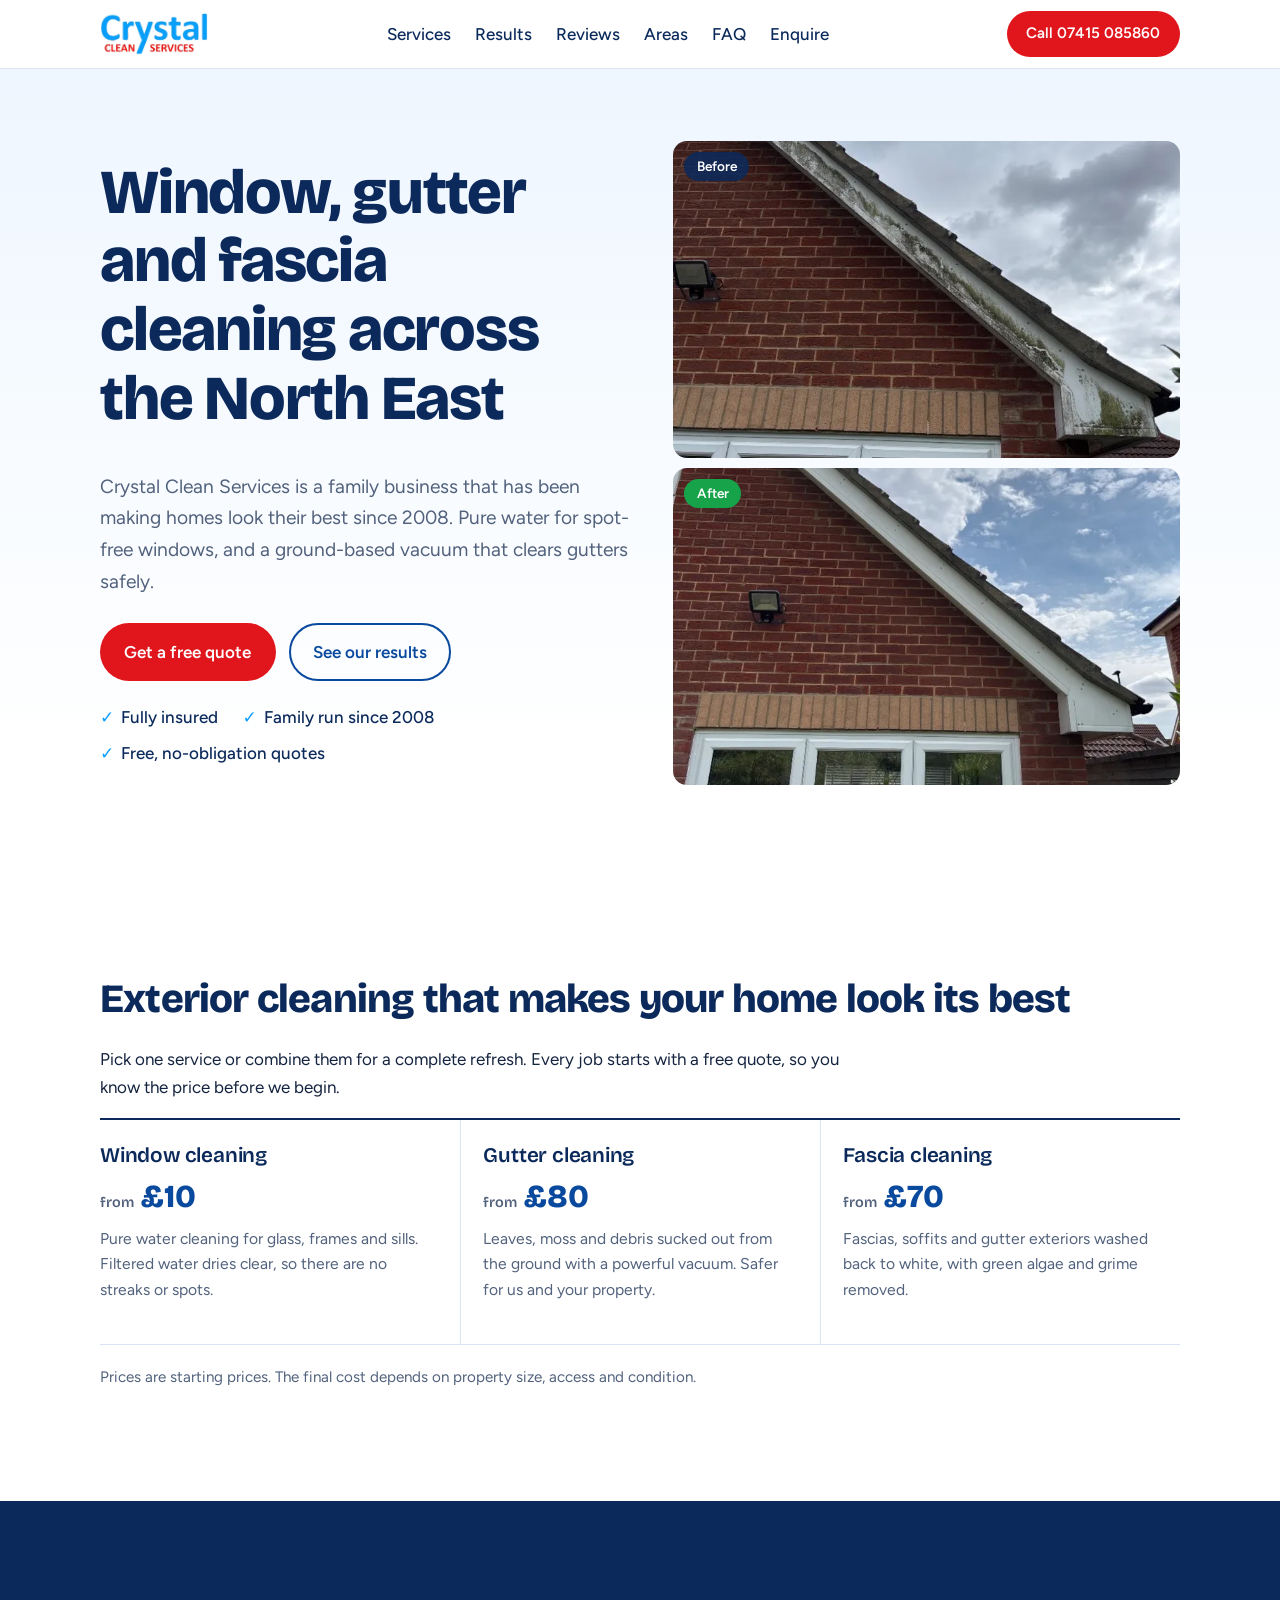
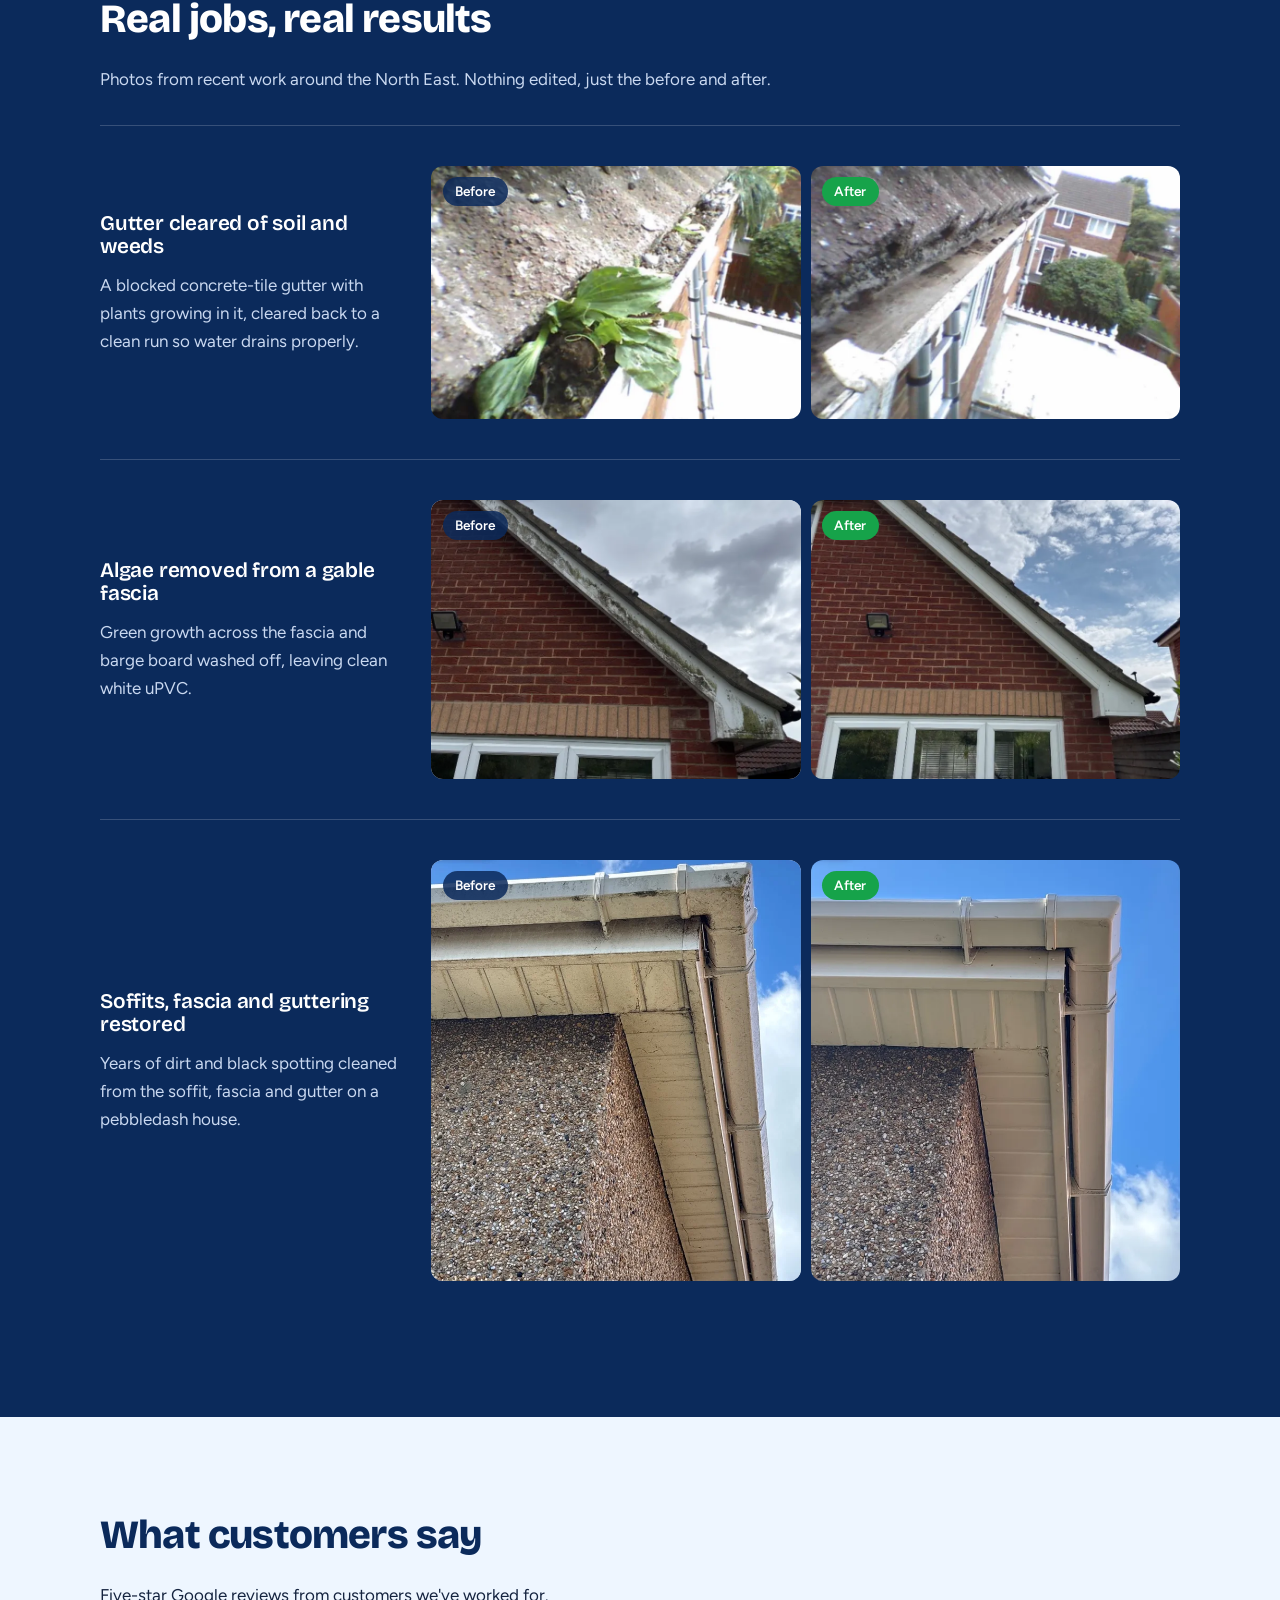
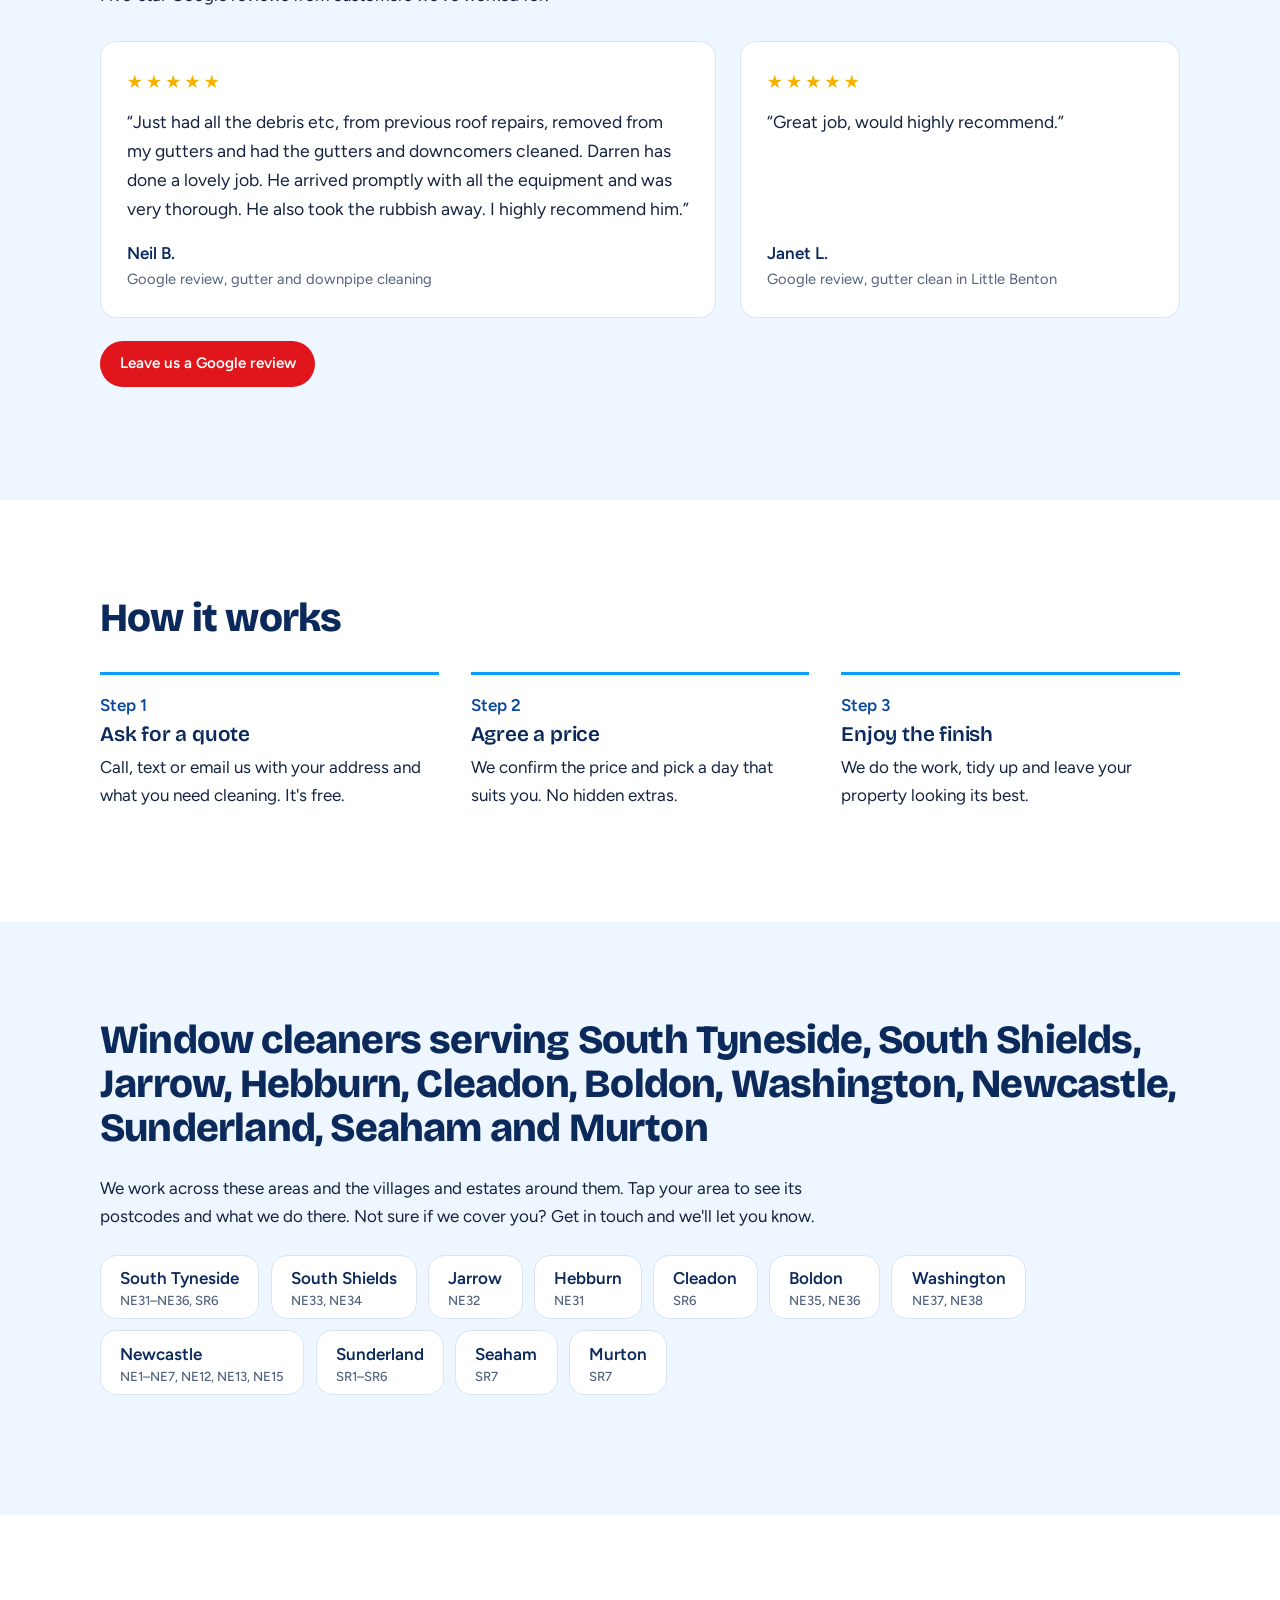
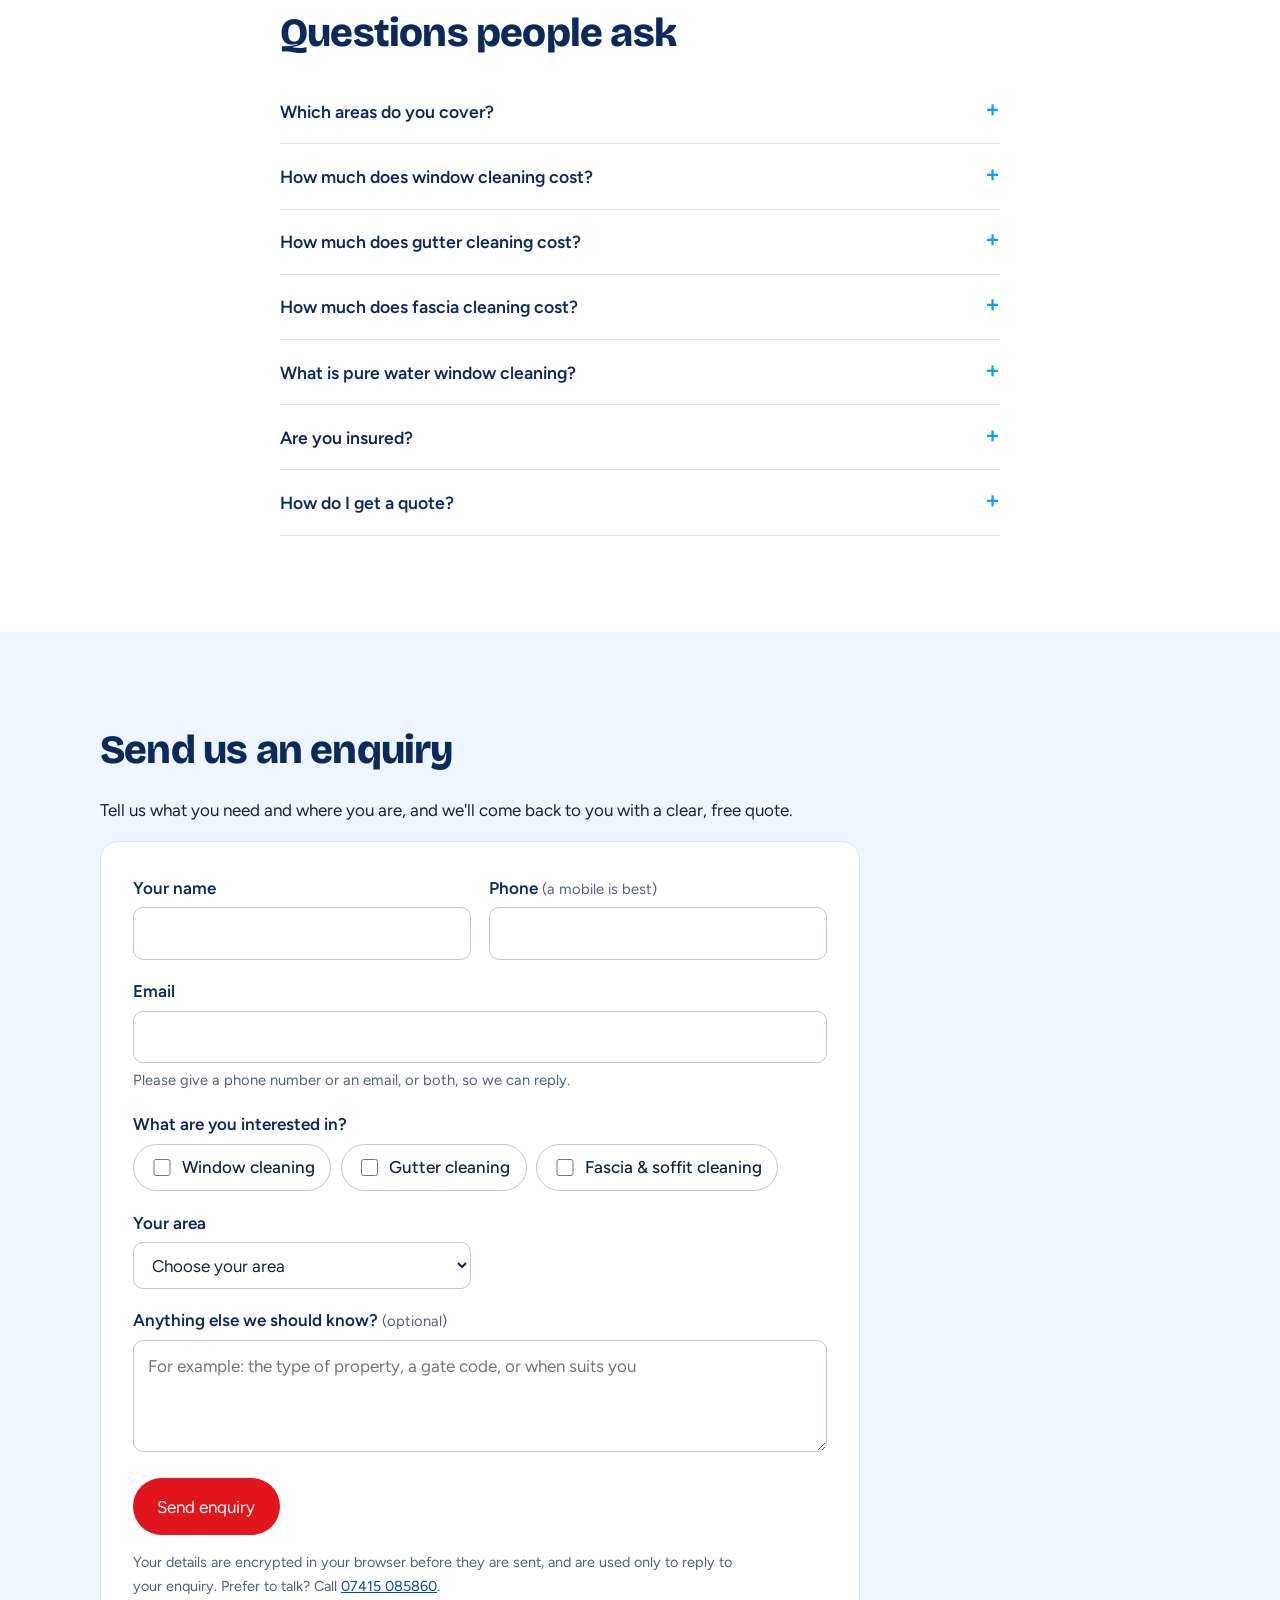
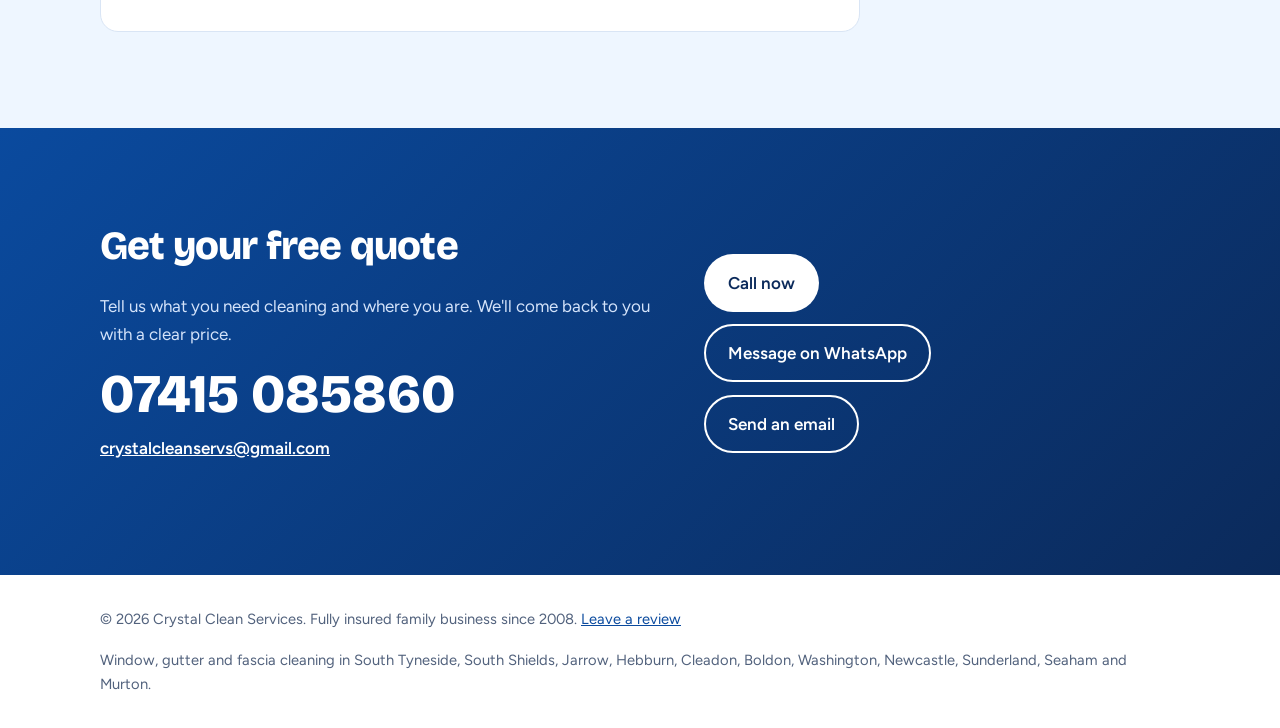
<file: index.html>
<!DOCTYPE html>
<html lang="en-GB">
<head>
<meta charset="utf-8">
<meta name="viewport" content="width=device-width, initial-scale=1">
<title>Window, Gutter &amp; Fascia Cleaning in South Tyneside | Crystal Clean</title>
<meta name="description" content="Family-run, fully insured window, gutter and fascia cleaning since 2008. From £10. South Shields, Jarrow, Hebburn, Washington, Newcastle, Sunderland and more. Free quotes.">
<link rel="canonical" href="https://dmbennison.github.io/Crystal-Clean/">
<meta name="robots" content="index, follow, max-image-preview:large, max-snippet:-1">
<meta name="theme-color" content="#0a4a9e">
<meta name="geo.region" content="GB-TWR">
<link rel="icon" href="favicon.svg" type="image/svg+xml">
<link rel="apple-touch-icon" href="Images/logo.png">

<meta property="og:type" content="website">
<meta property="og:site_name" content="Crystal Clean Services">
<meta property="og:locale" content="en_GB">
<meta property="og:title" content="Crystal Clean Services | Window, Gutter & Fascia Cleaning">
<meta property="og:description" content="Family business since 2008. Fully insured. Free quotes across South Tyneside, South Shields, Jarrow, Hebburn, Cleadon, Boldon, Washington, Newcastle, Sunderland, Seaham and Murton.">
<meta property="og:url" content="https://dmbennison.github.io/Crystal-Clean/">
<meta property="og:image" content="https://dmbennison.github.io/Crystal-Clean/Images/social.jpg">
<meta name="twitter:card" content="summary_large_image">

<link rel="preconnect" href="https://fonts.googleapis.com">
<link rel="preconnect" href="https://fonts.gstatic.com" crossorigin>
<link href="https://fonts.googleapis.com/css2?family=Bricolage+Grotesque:opsz,wght@12..96,600;12..96,800&family=Figtree:wght@400;500;600&display=swap" rel="stylesheet">

<script type="application/ld+json">
{
  "@context": "https://schema.org",
  "@graph": [
    {
      "@type": ["LocalBusiness", "HomeAndConstructionBusiness"],
      "@id": "https://dmbennison.github.io/Crystal-Clean/#business",
      "name": "Crystal Clean Services",
      "url": "https://dmbennison.github.io/Crystal-Clean/",
      "logo": "https://dmbennison.github.io/Crystal-Clean/Images/logo.png",
      "image": "https://dmbennison.github.io/Crystal-Clean/Images/social.jpg",
      "description": "Family-run window cleaning, gutter cleaning and fascia and soffit cleaning business serving South Tyneside, South Shields, Jarrow, Hebburn, Cleadon, Boldon, Washington, Newcastle, Sunderland, Seaham and Murton since 2008. Fully insured.",
      "telephone": "+447415085860",
      "email": "crystalcleanservs@gmail.com",
      "foundingDate": "2008",
      "priceRange": "££",
      "currenciesAccepted": "GBP",
      "slogan": "Spotless results every time",
      "knowsAbout": ["Window cleaning", "Pure water window cleaning", "Gutter cleaning", "Gutter vacuum clearance", "Fascia cleaning", "Soffit cleaning"],
      "areaServed": [
        {"@type": "AdministrativeArea", "name": "South Tyneside"},
        {"@type": "City", "name": "South Shields"},
        {"@type": "City", "name": "Jarrow"},
        {"@type": "City", "name": "Hebburn"},
        {"@type": "City", "name": "Washington"},
        {"@type": "City", "name": "Newcastle upon Tyne"},
        {"@type": "City", "name": "Sunderland"},
        {"@type": "City", "name": "Seaham"},
        {"@type": "Place", "name": "Murton"},
        {"@type": "Place", "name": "Cleadon"},
        {"@type": "Place", "name": "Boldon"}
      ],
      "hasOfferCatalog": {
        "@type": "OfferCatalog",
        "name": "Cleaning services",
        "itemListElement": [
          {"@type": "Offer", "priceSpecification": {"@type": "PriceSpecification", "minPrice": 10, "priceCurrency": "GBP"}, "itemOffered": {"@type": "Service", "name": "Window cleaning", "description": "Pure water window cleaning for a spot-free finish."}},
          {"@type": "Offer", "priceSpecification": {"@type": "PriceSpecification", "minPrice": 80, "priceCurrency": "GBP"}, "itemOffered": {"@type": "Service", "name": "Gutter cleaning", "description": "Gutters cleared from the ground using a powerful vacuum system."}},
          {"@type": "Offer", "priceSpecification": {"@type": "PriceSpecification", "minPrice": 70, "priceCurrency": "GBP"}, "itemOffered": {"@type": "Service", "name": "Fascia cleaning", "description": "Fascias, soffits and guttering exteriors cleaned and restored to white."}}
        ]
      }
    },
    {
      "@type": "WebSite",
      "@id": "https://dmbennison.github.io/Crystal-Clean/#website",
      "url": "https://dmbennison.github.io/Crystal-Clean/",
      "name": "Crystal Clean Services",
      "publisher": {"@id": "https://dmbennison.github.io/Crystal-Clean/#business"},
      "inLanguage": "en-GB"
    },
    {
      "@type": "FAQPage",
      "mainEntity": [
        {"@type": "Question", "name": "Which areas do you cover?", "acceptedAnswer": {"@type": "Answer", "text": "Crystal Clean Services covers South Tyneside, South Shields, Jarrow, Hebburn, Cleadon, Boldon, Washington, Newcastle, Sunderland, Seaham and Murton."}},
        {"@type": "Question", "name": "How much does window cleaning cost?", "acceptedAnswer": {"@type": "Answer", "text": "Window cleaning starts from £10. The final price depends on the size and type of property, so we give a free quote first."}},
        {"@type": "Question", "name": "How much does gutter cleaning cost?", "acceptedAnswer": {"@type": "Answer", "text": "Gutter cleaning starts from £80. We clear gutters from the ground with a powerful vacuum system, so no ladders are needed on most homes."}},
        {"@type": "Question", "name": "How much does fascia cleaning cost?", "acceptedAnswer": {"@type": "Answer", "text": "Fascia cleaning starts from £70, depending on the size of the property and how much algae and staining there is."}},
        {"@type": "Question", "name": "What is pure water window cleaning?", "acceptedAnswer": {"@type": "Answer", "text": "Pure water window cleaning uses filtered, mineral-free water so glass and frames dry without streaks or spots and stay cleaner for longer."}},
        {"@type": "Question", "name": "Are you insured?", "acceptedAnswer": {"@type": "Answer", "text": "Yes. Crystal Clean Services is a family business trading since 2008 and is fully insured."}},
        {"@type": "Question", "name": "How do I get a quote?", "acceptedAnswer": {"@type": "Answer", "text": "Call or text 07415 085860 or email crystalcleanservs@gmail.com. Quotes are free."}}
      ]
    }
  ]
}
</script>

<style>
:root{
  --navy:#0b2a5b; --blue:#0a4a9e; --sky:#0b9eff; --red:#e0161c;
  --wash:#eef6ff; --ink:#14233f; --muted:#52627d; --line:#d9e5f5; --white:#fff;
  --display:"Bricolage Grotesque","Segoe UI",system-ui,sans-serif;
  --body:"Figtree","Segoe UI",system-ui,-apple-system,sans-serif;
  --max:1120px;
}
*{box-sizing:border-box}
html{scroll-behavior:smooth;scroll-padding-top:84px}
body{margin:0;font:400 1.0625rem/1.65 var(--body);color:var(--ink);background:var(--white);-webkit-font-smoothing:antialiased}
img{max-width:100%;display:block}
a{color:var(--blue)}
:focus-visible{outline:3px solid var(--sky);outline-offset:3px;border-radius:4px}
.wrap{max-width:var(--max);margin:0 auto;padding:0 1.25rem}
h1,h2,h3{font-family:var(--display);color:var(--navy);line-height:1.1;margin:0 0 .6em;letter-spacing:-.02em}
h1{font-size:clamp(2.2rem,5.6vw,3.9rem);font-weight:800}
h2{font-size:clamp(1.7rem,3.6vw,2.5rem);font-weight:800}
h3{font-size:1.3rem;font-weight:600;letter-spacing:-.01em}
p{margin:0 0 1em;max-width:68ch}
section{padding:clamp(3.5rem,8vw,6rem) 0}
.skip{position:absolute;left:-999px}.skip:focus{left:1rem;top:1rem;background:#fff;padding:.5rem 1rem;z-index:99}

/* header */
header{position:sticky;top:0;z-index:20;background:rgba(255,255,255,.94);backdrop-filter:blur(8px);border-bottom:1px solid var(--line)}
.bar{display:flex;align-items:center;justify-content:space-between;gap:1rem;min-height:68px}
.bar img{height:44px;width:auto}
nav ul{display:flex;gap:1.5rem;list-style:none;margin:0;padding:0}
nav a{text-decoration:none;color:var(--navy);font-weight:500}
nav a:hover{color:var(--sky)}
.btn{display:inline-flex;align-items:center;gap:.5rem;padding:.8rem 1.4rem;border-radius:999px;font-weight:600;text-decoration:none;border:2px solid transparent;transition:background .2s,transform .2s}
.btn-primary{background:var(--red);color:#fff}.btn-primary:hover{background:#b80f14}
.btn-ghost{border-color:var(--blue);color:var(--blue)}.btn-ghost:hover{background:var(--wash)}
.btn-sm{padding:.55rem 1.1rem;font-size:.95rem}
@media(max-width:820px){nav{display:none}}

/* hero */
.hero{background:linear-gradient(180deg,var(--wash),#fff 85%);padding-top:clamp(2.5rem,6vw,4.5rem)}
.hero-grid{display:grid;gap:2.5rem;grid-template-columns:1.05fr 1fr;align-items:center}
.hero p.lead{font-size:1.2rem;color:var(--muted)}
.cta-row{display:flex;flex-wrap:wrap;gap:.8rem;margin:1.6rem 0 1.4rem}
.trust{display:flex;flex-wrap:wrap;gap:.5rem 1.5rem;list-style:none;margin:0;padding:0;font-weight:500;color:var(--navy)}
.trust li::before{content:"✓";color:var(--sky);font-weight:800;margin-right:.45rem}
.pair{display:grid;grid-template-columns:1fr 1fr;gap:.6rem}
.pair figure{margin:0;position:relative;border-radius:14px;overflow:hidden;background:var(--line)}
.pair img{width:100%;height:auto}
.hero .pair{grid-template-columns:1fr}
.hero .pair img{aspect-ratio:16/10;object-fit:cover}
@media(max-width:860px){.hero-grid{grid-template-columns:1fr}}

/* services */
.services{display:grid;grid-template-columns:repeat(3,1fr);border-top:2px solid var(--navy)}
.svc{padding:1.6rem 1.4rem 1.6rem 0;border-bottom:1px solid var(--line)}
.svc+.svc{padding-left:1.4rem;border-left:1px solid var(--line)}
.price{font-family:var(--display);font-weight:800;font-size:2rem;color:var(--blue);line-height:1;margin:.2rem 0 .8rem}
.price small{font-size:.9rem;font-weight:600;color:var(--muted)}
.svc p{font-size:.98rem;color:var(--muted)}
.note{color:var(--muted);font-size:.95rem;margin-top:1.2rem}
@media(max-width:820px){.services{grid-template-columns:1fr}.svc+.svc{padding-left:0;border-left:0}}

/* results */
.results{background:var(--navy);color:#fff}
.results h2,.results h3{color:#fff}
.results p{color:#c9d8f0}
.job{display:grid;grid-template-columns:minmax(0,.8fr) minmax(0,2fr);gap:2rem;align-items:center;padding:2.5rem 0;border-top:1px solid rgba(255,255,255,.18)}
.job:first-of-type{margin-top:2rem}
.job .pair figure{border-radius:12px}
.tag{position:absolute;left:.7rem;top:.7rem;padding:.2rem .8rem;border-radius:999px;font-size:.85rem;font-weight:600;color:#fff;background:rgba(11,42,91,.85)}
.tag.after{background:#16a34a}
@media(max-width:860px){.job{grid-template-columns:1fr;gap:1rem}}
@media(max-width:480px){.job .pair{grid-template-columns:1fr}}

/* reviews */
.reviews{background:var(--wash)}
.quotes{display:grid;grid-template-columns:1.4fr 1fr;gap:1.5rem;margin-top:2rem}
.quote{background:#fff;border:1px solid var(--line);border-radius:16px;padding:1.6rem;margin:0;display:flex;flex-direction:column;justify-content:space-between}
.stars{color:#f5b301;letter-spacing:.15em;font-size:1.15rem;margin-bottom:.6rem}
.quote blockquote{margin:0 0 1rem;font-size:1.1rem;color:var(--ink)}
.quote figcaption{font-weight:600;color:var(--navy)}
.quote figcaption span{display:block;font-weight:400;color:var(--muted);font-size:.92rem}
@media(max-width:760px){.quotes{grid-template-columns:1fr}}

/* process */
.steps{display:grid;grid-template-columns:repeat(3,1fr);gap:2rem;list-style:none;padding:0;margin:2rem 0 0;counter-reset:s}
.steps li{counter-increment:s;padding-top:1rem;border-top:3px solid var(--sky)}
.steps li::before{content:"Step " counter(s);display:block;font-weight:600;color:var(--blue);margin-bottom:.3rem}
.steps h3{margin-bottom:.3em}
@media(max-width:760px){.steps{grid-template-columns:1fr}}

/* areas */
.areas{background:var(--wash)}
.area-list{display:flex;flex-wrap:wrap;gap:.7rem;list-style:none;padding:0;margin:1.5rem 0}
.area-list li{background:#fff;border:1px solid var(--line);border-radius:16px;font-weight:600;color:var(--navy);transition:border-color .2s,background .2s}
.area-list li:hover{border-color:var(--sky);background:var(--wash)}
.area-list a{display:block;padding:.55rem 1.2rem;color:inherit;text-decoration:none;border-radius:16px}
.area-list small{display:block;font-weight:500;font-size:.82rem;line-height:1.3;color:var(--muted)}

/* special offer banner (set from the Round Book app) */
.offer{position:relative;background:linear-gradient(90deg,var(--navy),var(--blue));color:#fff;padding:.85rem 3rem .85rem 1rem;text-align:center}
.offer[hidden]{display:none}
.offer-in{display:flex;flex-wrap:wrap;align-items:center;justify-content:center;gap:.45rem 1rem;max-width:var(--max);margin:0 auto}
.offer-tag{background:var(--red);color:#fff;font-weight:800;font-size:.8rem;letter-spacing:.08em;text-transform:uppercase;padding:.3rem .75rem;border-radius:999px}
.offer-text{margin:0;font:700 clamp(1.05rem,2.6vw,1.4rem)/1.3 var(--display)}
.offer-until{font-size:.95rem;opacity:.92}
.offer-cta{background:#fff;color:var(--navy);font-weight:700;text-decoration:none;padding:.5rem 1.1rem;border-radius:999px;white-space:nowrap}
.offer-cta:hover{background:var(--wash)}
.offer-x{position:absolute;top:50%;right:.6rem;transform:translateY(-50%);width:2.2rem;height:2.2rem;border:0;border-radius:50%;background:rgba(255,255,255,.15);color:#fff;font-size:1.4rem;line-height:1;cursor:pointer}
.offer-x:hover{background:rgba(255,255,255,.3)}

/* enquiry form */
.enquire{background:var(--wash)}
.enquire-card{background:#fff;border:1px solid var(--line);border-radius:18px;padding:clamp(1.2rem,3vw,2rem);max-width:760px}
.efield{margin:0 0 1.1rem}
.efield label,.efield legend{display:block;font-weight:600;color:var(--navy);margin:0 0 .35rem;padding:0}
.efield .hint{font-weight:400;color:var(--muted);font-size:.92rem}
.efield input[type=text],.efield input[type=tel],.efield input[type=email],.efield select,.efield textarea{width:100%;font:inherit;color:var(--ink);background:#fff;border:1.5px solid #b9c9de;border-radius:10px;padding:.7rem .85rem}
.efield textarea{min-height:7rem;resize:vertical}
.efield input:focus,.efield select:focus,.efield textarea:focus{outline:3px solid var(--sky);outline-offset:1px;border-color:var(--blue)}
.efield fieldset{border:0;margin:0;padding:0}
.checks{display:flex;flex-wrap:wrap;gap:.6rem}
.checks label{display:flex;align-items:center;gap:.5rem;font-weight:500;color:var(--ink);margin:0;padding:.55rem .95rem;border:1.5px solid #b9c9de;border-radius:999px;cursor:pointer;background:#fff}
.checks input{width:1.1rem;height:1.1rem;accent-color:var(--blue)}
.checks label:has(input:checked){border-color:var(--blue);background:var(--wash)}
.erow{display:grid;grid-template-columns:1fr 1fr;gap:0 1.1rem}
@media(max-width:620px){.erow{grid-template-columns:1fr}}
.hp{position:absolute;left:-9999px;width:1px;height:1px;overflow:hidden}
.eerror{color:#b00d12;font-weight:600;margin:.3rem 0 0;font-size:.95rem}
.eok{background:#e8f7ee;border:1px solid #9bd5b0;color:#0d5a2a;border-radius:12px;padding:1rem 1.2rem;font-weight:600}
.esmall{font-size:.9rem;color:var(--muted);margin:1rem 0 0}
button.btn{font:inherit;cursor:pointer}
button.btn[disabled]{opacity:.6;cursor:wait}

/* faq */
details{border-bottom:1px solid var(--line);padding:1.1rem 0}
summary{cursor:pointer;font-weight:600;font-size:1.1rem;color:var(--navy);list-style:none;display:flex;justify-content:space-between;gap:1rem}
summary::-webkit-details-marker{display:none}
summary::after{content:"+";font-size:1.5rem;line-height:1;color:var(--sky)}
details[open] summary::after{content:"–"}
details p{margin:.8rem 0 0;color:var(--muted)}
.faq{max-width:760px}

/* contact */
.contact{background:linear-gradient(135deg,var(--blue),var(--navy));color:#fff}
.contact h2{color:#fff}.contact p{color:#d4e3fa}
.contact-grid{display:grid;grid-template-columns:1.2fr 1fr;gap:2rem;align-items:center}
.phone{font-family:var(--display);font-weight:800;font-size:clamp(2rem,6vw,3.4rem);color:#fff;text-decoration:none;display:block;line-height:1.1}
.contact a.mail{color:#fff;font-weight:600}
.contact .btn-ghost{border-color:#fff;color:#fff}.contact .btn-ghost:hover{background:rgba(255,255,255,.12)}
.contact .btn-primary{background:#fff;color:var(--navy)}.contact .btn-primary:hover{background:var(--wash)}
@media(max-width:760px){.contact-grid{grid-template-columns:1fr}}
footer{padding:2rem 0;font-size:.92rem;color:var(--muted)}
footer .wrap{display:flex;flex-wrap:wrap;justify-content:space-between;gap:1rem}
@media(prefers-reduced-motion:reduce){html{scroll-behavior:auto}*{transition:none!important}}
</style>
</head>
<body>
<a class="skip" href="#main">Skip to content</a>
<aside class="offer" id="offerBanner" role="region" aria-label="Special offer" hidden>
  <div class="offer-in">
    <span class="offer-tag">Special offer</span>
    <p class="offer-text" id="offerText"></p>
    <span class="offer-until" id="offerUntil"></span>
    <a class="offer-cta" id="offerCta" href="#contact">Get a free quote</a>
  </div>
  <button class="offer-x" id="offerX" type="button" aria-label="Hide this offer">&times;</button>
</aside>

<header>
  <div class="wrap bar">
    <a href="#top" aria-label="Crystal Clean Services home"><img src="Images/logo.webp" alt="Crystal Clean Services logo" width="108" height="44"></a>
    <nav aria-label="Main"><ul>
      <li><a href="#services">Services</a></li>
      <li><a href="#results">Results</a></li>
      <li><a href="#reviews">Reviews</a></li>
      <li><a href="#areas">Areas</a></li>
      <li><a href="#faq">FAQ</a></li>
      <li><a href="#enquire" data-enquiry-link>Enquire</a></li>
    </ul></nav>
    <a class="btn btn-primary btn-sm" href="tel:+447415085860">Call 07415 085860</a>
  </div>
</header>

<main id="main">
<section class="hero" id="top">
  <div class="wrap hero-grid">
    <div>
      <h1>Window, gutter and fascia cleaning across the North East</h1>
      <p class="lead">Crystal Clean Services is a family business that has been making homes look their best since 2008. Pure water for spot-free windows, and a ground-based vacuum that clears gutters safely.</p>
      <div class="cta-row">
        <a class="btn btn-primary" href="#contact" id="heroQuote">Get a free quote</a>
        <a class="btn btn-ghost" href="#results">See our results</a>
      </div>
      <ul class="trust">
        <li>Fully insured</li><li>Family run since 2008</li><li>Free, no-obligation quotes</li>
      </ul>
    </div>
    <div class="pair" role="group" aria-label="Fascia before and after cleaning">
      <figure><img src="Images/fascia-before.webp" width="800" height="707" alt="Gable fascia board covered in green algae before cleaning"><span class="tag">Before</span></figure>
      <figure><img src="Images/fascia-after.webp" width="800" height="706" alt="The same fascia board bright white after cleaning" fetchpriority="high"><span class="tag after">After</span></figure>
    </div>
  </div>
</section>

<section id="services">
  <div class="wrap">
    <h2>Exterior cleaning that makes your home look its best</h2>
    <p>Pick one service or combine them for a complete refresh. Every job starts with a free quote, so you know the price before we begin.</p>
    <div class="services">
      <article class="svc">
        <h3>Window cleaning</h3>
        <div class="price"><small>from</small> £10</div>
        <p>Pure water cleaning for glass, frames and sills. Filtered water dries clear, so there are no streaks or spots.</p>
      </article>
      <article class="svc">
        <h3>Gutter cleaning</h3>
        <div class="price"><small>from</small> £80</div>
        <p>Leaves, moss and debris sucked out from the ground with a powerful vacuum. Safer for us and your property.</p>
      </article>
      <article class="svc">
        <h3>Fascia cleaning</h3>
        <div class="price"><small>from</small> £70</div>
        <p>Fascias, soffits and gutter exteriors washed back to white, with green algae and grime removed.</p>
      </article>
    </div>
    <p class="note">Prices are starting prices. The final cost depends on property size, access and condition.</p>
  </div>
</section>

<section class="results" id="results">
  <div class="wrap">
    <h2>Real jobs, real results</h2>
    <p>Photos from recent work around the North East. Nothing edited, just the before and after.</p>

    <div class="job">
      <div>
        <h3>Gutter cleared of soil and weeds</h3>
        <p>A blocked concrete-tile gutter with plants growing in it, cleared back to a clean run so water drains properly.</p>
      </div>
      <div class="pair">
        <figure><img loading="lazy" src="Images/gutter-before.webp" width="800" height="597" alt="Gutter full of soil and a weed growing out of it"><span class="tag">Before</span></figure>
        <figure><img loading="lazy" src="Images/gutter-after.webp" width="800" height="596" alt="The same gutter completely clear after cleaning"><span class="tag after">After</span></figure>
      </div>
    </div>

    <div class="job">
      <div>
        <h3>Algae removed from a gable fascia</h3>
        <p>Green growth across the fascia and barge board washed off, leaving clean white uPVC.</p>
      </div>
      <div class="pair">
        <figure><img loading="lazy" src="Images/fascia-before.webp" width="800" height="707" alt="Algae-stained white fascia on a red brick gable"><span class="tag">Before</span></figure>
        <figure><img loading="lazy" src="Images/fascia-after.webp" width="800" height="706" alt="Clean white fascia on the same red brick gable"><span class="tag after">After</span></figure>
      </div>
    </div>

    <div class="job">
      <div>
        <h3>Soffits, fascia and guttering restored</h3>
        <p>Years of dirt and black spotting cleaned from the soffit, fascia and gutter on a pebbledash house.</p>
      </div>
      <div class="pair">
        <figure><img loading="lazy" src="Images/soffit-before.webp" width="700" height="933" alt="Dirty and stained soffit, fascia and gutter corner on a pebbledash house"><span class="tag">Before</span></figure>
        <figure><img loading="lazy" src="Images/soffit-after.webp" width="700" height="932" alt="Clean soffit, fascia and gutter corner after cleaning"><span class="tag after">After</span></figure>
      </div>
    </div>
  </div>
</section>

<section class="reviews" id="reviews">
  <div class="wrap">
    <h2>What customers say</h2>
    <p>Five-star Google reviews from customers we've worked for.</p>
    <div class="quotes">
      <figure class="quote">
        <div><div class="stars" aria-label="5 out of 5 stars">★★★★★</div>
        <blockquote>“Just had all the debris etc, from previous roof repairs, removed from my gutters and had the gutters and downcomers cleaned. Darren has done a lovely job. He arrived promptly with all the equipment and was very thorough. He also took the rubbish away. I highly recommend him.”</blockquote></div>
        <figcaption>Neil B.<span>Google review, gutter and downpipe cleaning</span></figcaption>
      </figure>
      <figure class="quote">
        <div><div class="stars" aria-label="5 out of 5 stars">★★★★★</div>
        <blockquote>“Great job, would highly recommend.”</blockquote></div>
        <figcaption>Janet L.<span>Google review, gutter clean in Little Benton</span></figcaption>
      </figure>
    </div>
    <p style="margin-top:1.4rem"><a class="btn btn-primary btn-sm" href="https://g.page/r/CcrS7bdH_LkEEBM/review" target="_blank" rel="noopener">Leave us a Google review</a></p>
  </div>
</section>

<section id="how">
  <div class="wrap">
    <h2>How it works</h2>
    <ol class="steps">
      <li><h3>Ask for a quote</h3><p>Call, text or email us with your address and what you need cleaning. It's free.</p></li>
      <li><h3>Agree a price</h3><p>We confirm the price and pick a day that suits you. No hidden extras.</p></li>
      <li><h3>Enjoy the finish</h3><p>We do the work, tidy up and leave your property looking its best.</p></li>
    </ol>
  </div>
</section>

<section class="areas" id="areas">
  <div class="wrap">
    <h2>Window cleaners serving South Tyneside, South Shields, Jarrow, Hebburn, Cleadon, Boldon, Washington, Newcastle, Sunderland, Seaham and Murton</h2>
    <p>We work across these areas and the villages and estates around them. Tap your area to see its postcodes and what we do there. Not sure if we cover you? Get in touch and we'll let you know.</p>
    <ul class="area-list">
      <li><a href="areas/south-tyneside/">South Tyneside<small>NE31–NE36, SR6</small></a></li>
      <li><a href="areas/south-shields/">South Shields<small>NE33, NE34</small></a></li>
      <li><a href="areas/jarrow/">Jarrow<small>NE32</small></a></li>
      <li><a href="areas/hebburn/">Hebburn<small>NE31</small></a></li>
      <li><a href="areas/cleadon/">Cleadon<small>SR6</small></a></li>
      <li><a href="areas/boldon/">Boldon<small>NE35, NE36</small></a></li>
      <li><a href="areas/washington/">Washington<small>NE37, NE38</small></a></li>
      <li><a href="areas/newcastle/">Newcastle<small>NE1–NE7, NE12, NE13, NE15</small></a></li>
      <li><a href="areas/sunderland/">Sunderland<small>SR1–SR6</small></a></li>
      <li><a href="areas/seaham/">Seaham<small>SR7</small></a></li>
      <li><a href="areas/murton/">Murton<small>SR7</small></a></li>
    </ul>
  </div>
</section>

<section id="faq">
  <div class="wrap faq">
    <h2>Questions people ask</h2>
    <details><summary>Which areas do you cover?</summary><p>We cover South Tyneside, South Shields, Jarrow, Hebburn, Cleadon, Boldon, Washington, Newcastle, Sunderland, Seaham and Murton.</p></details>
    <details><summary>How much does window cleaning cost?</summary><p>Window cleaning starts from £10. The final price depends on the size and type of your property, so we give you a free quote first.</p></details>
    <details><summary>How much does gutter cleaning cost?</summary><p>Gutter cleaning starts from £80. We clear gutters from the ground with a powerful vacuum system, so most homes don't need ladders.</p></details>
    <details><summary>How much does fascia cleaning cost?</summary><p>Fascia cleaning starts from £70, depending on the size of the property and how much algae and staining there is.</p></details>
    <details><summary>What is pure water window cleaning?</summary><p>We clean with filtered, mineral-free water. Glass and frames dry without streaks or spots, and they stay cleaner for longer.</p></details>
    <details><summary>Are you insured?</summary><p>Yes. Crystal Clean Services has been a family business since 2008 and is fully insured.</p></details>
    <details><summary>How do I get a quote?</summary><p>Call or text 07415 085860 or email crystalcleanservs@gmail.com. Quotes are free.</p></details>
  </div>
</section>

<section class="enquire" id="enquire" hidden>
  <div class="wrap">
    <h2>Send us an enquiry</h2>
    <p>Tell us what you need and where you are, and we'll come back to you with a clear, free quote.</p>
    <div class="enquire-card">
      <form id="enquiryForm" novalidate>
        <div class="erow">
          <div class="efield"><label for="eName">Your name</label><input type="text" id="eName" name="name" autocomplete="name" maxlength="100" required></div>
          <div class="efield"><label for="ePhone">Phone <span class="hint">(a mobile is best)</span></label><input type="tel" id="ePhone" name="phone" autocomplete="tel" maxlength="40" inputmode="tel"></div>
        </div>
        <div class="efield"><label for="eEmail">Email</label><input type="email" id="eEmail" name="email" autocomplete="email" maxlength="120" inputmode="email"><p class="hint" style="margin:.3rem 0 0">Please give a phone number or an email, or both, so we can reply.</p></div>
        <div class="efield">
          <fieldset><legend>What are you interested in?</legend>
            <div class="checks">
              <label><input type="checkbox" name="service" value="Window cleaning"> Window cleaning</label>
              <label><input type="checkbox" name="service" value="Gutter cleaning"> Gutter cleaning</label>
              <label><input type="checkbox" name="service" value="Fascia &amp; soffit cleaning"> Fascia &amp; soffit cleaning</label>
            </div>
          </fieldset>
        </div>
        <div class="erow">
          <div class="efield"><label for="eArea">Your area</label>
            <select id="eArea" name="area">
              <option value="">Choose your area</option>
              <option>South Tyneside</option><option>South Shields</option><option>Jarrow</option><option>Hebburn</option><option>Cleadon</option><option>Boldon</option><option>Washington</option>
              <option>Newcastle</option><option>Sunderland</option><option>Seaham</option><option>Murton</option>
              <option value="Other">Somewhere else</option>
            </select>
          </div>
          <div class="efield" id="eOtherWrap" hidden><label for="eOther">Which area?</label><input type="text" id="eOther" name="areaOther" maxlength="80"></div>
        </div>
        <div class="efield"><label for="eMessage">Anything else we should know? <span class="hint">(optional)</span></label><textarea id="eMessage" name="message" maxlength="1500" placeholder="For example: the type of property, a gate code, or when suits you"></textarea></div>
        <div class="hp" aria-hidden="true"><label>Leave this empty <input type="text" id="eWebsite" name="website" tabindex="-1" autocomplete="off"></label></div>
        <div id="eTurnstile" style="margin:0 0 1rem"></div>
        <p class="eerror" id="eError" role="alert" hidden></p>
        <button class="btn btn-primary" type="submit" id="eSend">Send enquiry</button>
        <p class="esmall">Your details are encrypted in your browser before they are sent, and are used only to reply to your enquiry. Prefer to talk? Call <a href="tel:+447415085860">07415 085860</a>.</p>
      </form>
      <div class="eok" id="eDone" role="status" hidden>Thank you, your enquiry has been sent. We'll be in touch soon. If it's urgent, call or text 07415 085860.</div>
    </div>
  </div>
</section>

<section class="contact" id="contact">
  <div class="wrap contact-grid">
    <div>
      <h2>Get your free quote</h2>
      <p>Tell us what you need cleaning and where you are. We'll come back to you with a clear price.</p>
      <a class="phone" href="tel:+447415085860">07415 085860</a>
      <p style="margin-top:.6rem"><a class="mail" href="mailto:crystalcleanservs@gmail.com?subject=Quote%20request">crystalcleanservs@gmail.com</a></p>
    </div>
    <div class="cta-row" style="flex-direction:column;align-items:flex-start">
      <a class="btn btn-primary" href="tel:+447415085860">Call now</a>
      <a class="btn btn-ghost" href="https://wa.me/447415085860?text=Hi%2C%20I%27d%20like%20a%20quote%20please">Message on WhatsApp</a>
      <a class="btn btn-ghost" href="mailto:crystalcleanservs@gmail.com?subject=Quote%20request">Send an email</a>
    </div>
  </div>
</section>
</main>

<footer>
  <div class="wrap">
    <span>© <span id="y">2026</span> Crystal Clean Services. Fully insured family business since 2008. <a href="https://g.page/r/CcrS7bdH_LkEEBM/review" target="_blank" rel="noopener">Leave a review</a></span>
    <span>Window, gutter and fascia cleaning in South Tyneside, South Shields, Jarrow, Hebburn, Cleadon, Boldon, Washington, Newcastle, Sunderland, Seaham and Murton.</span>
  </div>
</footer>
<script>document.getElementById('y').textContent=new Date().getFullYear()</script>
<script src="enquiry-config.js"></script>
<script>
/* Enquiry form. Each enquiry is encrypted here, in the visitor's browser, with the PUBLIC key in enquiry-config.js before it
   is sent, so the service that carries it (a Cloudflare Worker) can't read it. Only Round Book, which holds the private key,
   can. Same scheme as Round Book's: ECDH P-256 -> SHA-256(secret + visitor key + public key + label) -> AES-256-GCM. */
(function(){
  var cfg = window.ENQUIRY_CONFIG || {};
  var form = document.getElementById('enquiryForm');
  var section = document.getElementById('enquire');
  if(!form || !cfg.endpoint || !cfg.inbox || !cfg.publicKey || !(window.crypto && crypto.subtle)) return; // not set up: the section stays hidden
  section.hidden = false;
  document.getElementById('heroQuote').setAttribute('href', '#enquire');

  var LABEL = 'round-book-enquiry-v1';
  var $ = function(id){ return document.getElementById(id); };
  try{ // arriving from an area page (?area=Jarrow): choose that area for them
    var want = new URLSearchParams(location.search).get('area'), sel = $('eArea');
    if(want && sel) for(var k = 0; k < sel.options.length; k++){ if(sel.options[k].value === want){ sel.selectedIndex = k; break; } }
  }catch(e){}
  function b64(bytes){ var s = ''; new Uint8Array(bytes).forEach(function(b){ s += String.fromCharCode(b); }); return btoa(s); }
  function unb64(str){ var s = atob(str), o = new Uint8Array(s.length); for(var i = 0; i < s.length; i++) o[i] = s.charCodeAt(i); return o; }
  async function encrypt(obj){
    var enc = new TextEncoder(), label = enc.encode(LABEL), pubRaw = unb64(cfg.publicKey);
    var pub = await crypto.subtle.importKey('raw', pubRaw, {name:'ECDH', namedCurve:'P-256'}, false, []);
    var eph = await crypto.subtle.generateKey({name:'ECDH', namedCurve:'P-256'}, true, ['deriveBits']);
    var bits = await crypto.subtle.deriveBits({name:'ECDH', public: pub}, eph.privateKey, 256);
    var epkRaw = new Uint8Array(await crypto.subtle.exportKey('raw', eph.publicKey));
    var all = new Uint8Array(bits.byteLength + epkRaw.length + pubRaw.length + label.length);
    all.set(new Uint8Array(bits), 0); all.set(epkRaw, bits.byteLength); all.set(pubRaw, bits.byteLength + epkRaw.length); all.set(label, bits.byteLength + epkRaw.length + pubRaw.length);
    var key = await crypto.subtle.importKey('raw', await crypto.subtle.digest('SHA-256', all), {name:'AES-GCM'}, false, ['encrypt']);
    var iv = crypto.getRandomValues(new Uint8Array(12));
    var ct = await crypto.subtle.encrypt({name:'AES-GCM', iv: iv, additionalData: label}, key, enc.encode(JSON.stringify(obj)));
    return { app:'round-book-enquiry', v:1, epk:b64(epkRaw), iv:b64(iv), ct:b64(ct) };
  }

  $('eArea').addEventListener('change', function(){
    var other = this.value === 'Other';
    $('eOtherWrap').hidden = !other;
    if(other) $('eOther').focus();
  });

  var widget = null;
  if(cfg.turnstileSiteKey){
    var s = document.createElement('script');
    s.src = 'https://challenges.cloudflare.com/turnstile/v0/api.js?render=explicit';
    s.async = true; s.defer = true;
    s.onload = function(){ widget = window.turnstile.render('#eTurnstile', { sitekey: cfg.turnstileSiteKey }); };
    document.head.appendChild(s);
  }

  function fail(msg){ var e = $('eError'); e.textContent = msg; e.hidden = false; }
  form.addEventListener('submit', async function(ev){
    ev.preventDefault();
    $('eError').hidden = true;
    var name = $('eName').value.trim(), phone = $('ePhone').value.trim(), email = $('eEmail').value.trim();
    var services = Array.prototype.map.call(form.querySelectorAll('input[name=service]:checked'), function(i){ return i.value; });
    var area = $('eArea').value, other = $('eOther').value.trim(), message = $('eMessage').value.trim();
    if(!name) return fail('Please tell us your name.');
    if(!phone && !email) return fail('Please give a phone number or an email so we can reply.');
    if(email && !/^[^\s@]+@[^\s@]+\.[^\s@]+$/.test(email)) return fail('That email address doesn\u2019t look right.');
    if(!services.length) return fail('Please choose at least one service.');
    if(!area) return fail('Please choose your area.');
    if(area === 'Other' && !other) return fail('Please tell us which area you are in.');
    if($('eWebsite').value){ form.hidden = true; $('eDone').hidden = false; return; } // a bot filled the hidden box: look as if it worked
    var token = '';
    if(cfg.turnstileSiteKey){
      token = widget !== null && window.turnstile ? window.turnstile.getResponse(widget) : '';
      if(!token) return fail('Please complete the check above, then send again.');
    }
    var btn = $('eSend'); btn.disabled = true; btn.textContent = 'Sending\u2026';
    try{
      var body = await encrypt({ v:1, name:name, phone:phone, email:email, services:services, area:area, areaOther: area === 'Other' ? other : '', message:message });
      if(token) body.ts = token;
      var res = await fetch(cfg.endpoint.replace(/\/+$/, '') + '/v1/inbox/' + cfg.inbox, { method:'POST', headers:{'Content-Type':'text/plain'}, body: JSON.stringify(body) });
      if(res.ok){ form.hidden = true; $('eDone').hidden = false; $('eDone').scrollIntoView({block:'center'}); return; }
      if(res.status === 429) fail('We\u2019ve had a lot of enquiries from here just now. Please try again later, or call 07415 085860.');
      else if(res.status === 403) fail('The security check didn\u2019t pass. Please try again, or call 07415 085860.');
      else fail('Sorry, that didn\u2019t go through. Please try again, or call or text 07415 085860.');
    }catch(e){
      fail('Sorry, that didn\u2019t go through. Please check your connection, or call or text 07415 085860.');
    }
    btn.disabled = false; btn.textContent = 'Send enquiry';
    if(widget !== null && window.turnstile) window.turnstile.reset(widget);
  });
})();
</script>
<script>
/* Special offer banner. The offer is set from the Round Book app and kept by the same Cloudflare worker as the enquiry inbox;
   this just asks for the current one (it is public, so it is never anything private) and shows it as plain text. It goes by
   itself after its end date. */
(function(){
  var cfg = window.ENQUIRY_CONFIG || {};
  if(!cfg.endpoint || !cfg.inbox || !window.fetch) return;
  var banner = document.getElementById('offerBanner');
  fetch(cfg.endpoint.replace(/\/+$/, '') + '/v1/inbox/' + cfg.inbox + '/notice')
    .then(function(r){ return r.ok ? r.json() : null; })
    .then(function(j){
      var n = j && j.notice;
      if(!n || !n.text) return;
      var seen = '';
      try{ seen = sessionStorage.getItem('offerHidden') || ''; }catch(e){}
      if(seen === n.text) return; // hidden by the visitor on this visit
      document.getElementById('offerText').textContent = n.text;
      if(n.until){
        var d = new Date(n.until + 'T12:00:00');
        if(!isNaN(d)) document.getElementById('offerUntil').textContent = 'Ends ' + d.toLocaleDateString('en-GB', { day:'numeric', month:'long' });
      }
      var enquire = document.getElementById('enquire');
      document.getElementById('offerCta').setAttribute('href', enquire && !enquire.hidden ? '#enquire' : '#contact');
      banner.hidden = false;
      document.getElementById('offerX').addEventListener('click', function(){
        banner.hidden = true;
        try{ sessionStorage.setItem('offerHidden', n.text); }catch(e){}
      });
    })
    .catch(function(){ /* no banner */ });
})();
</script>
</body>
</html>
</file>
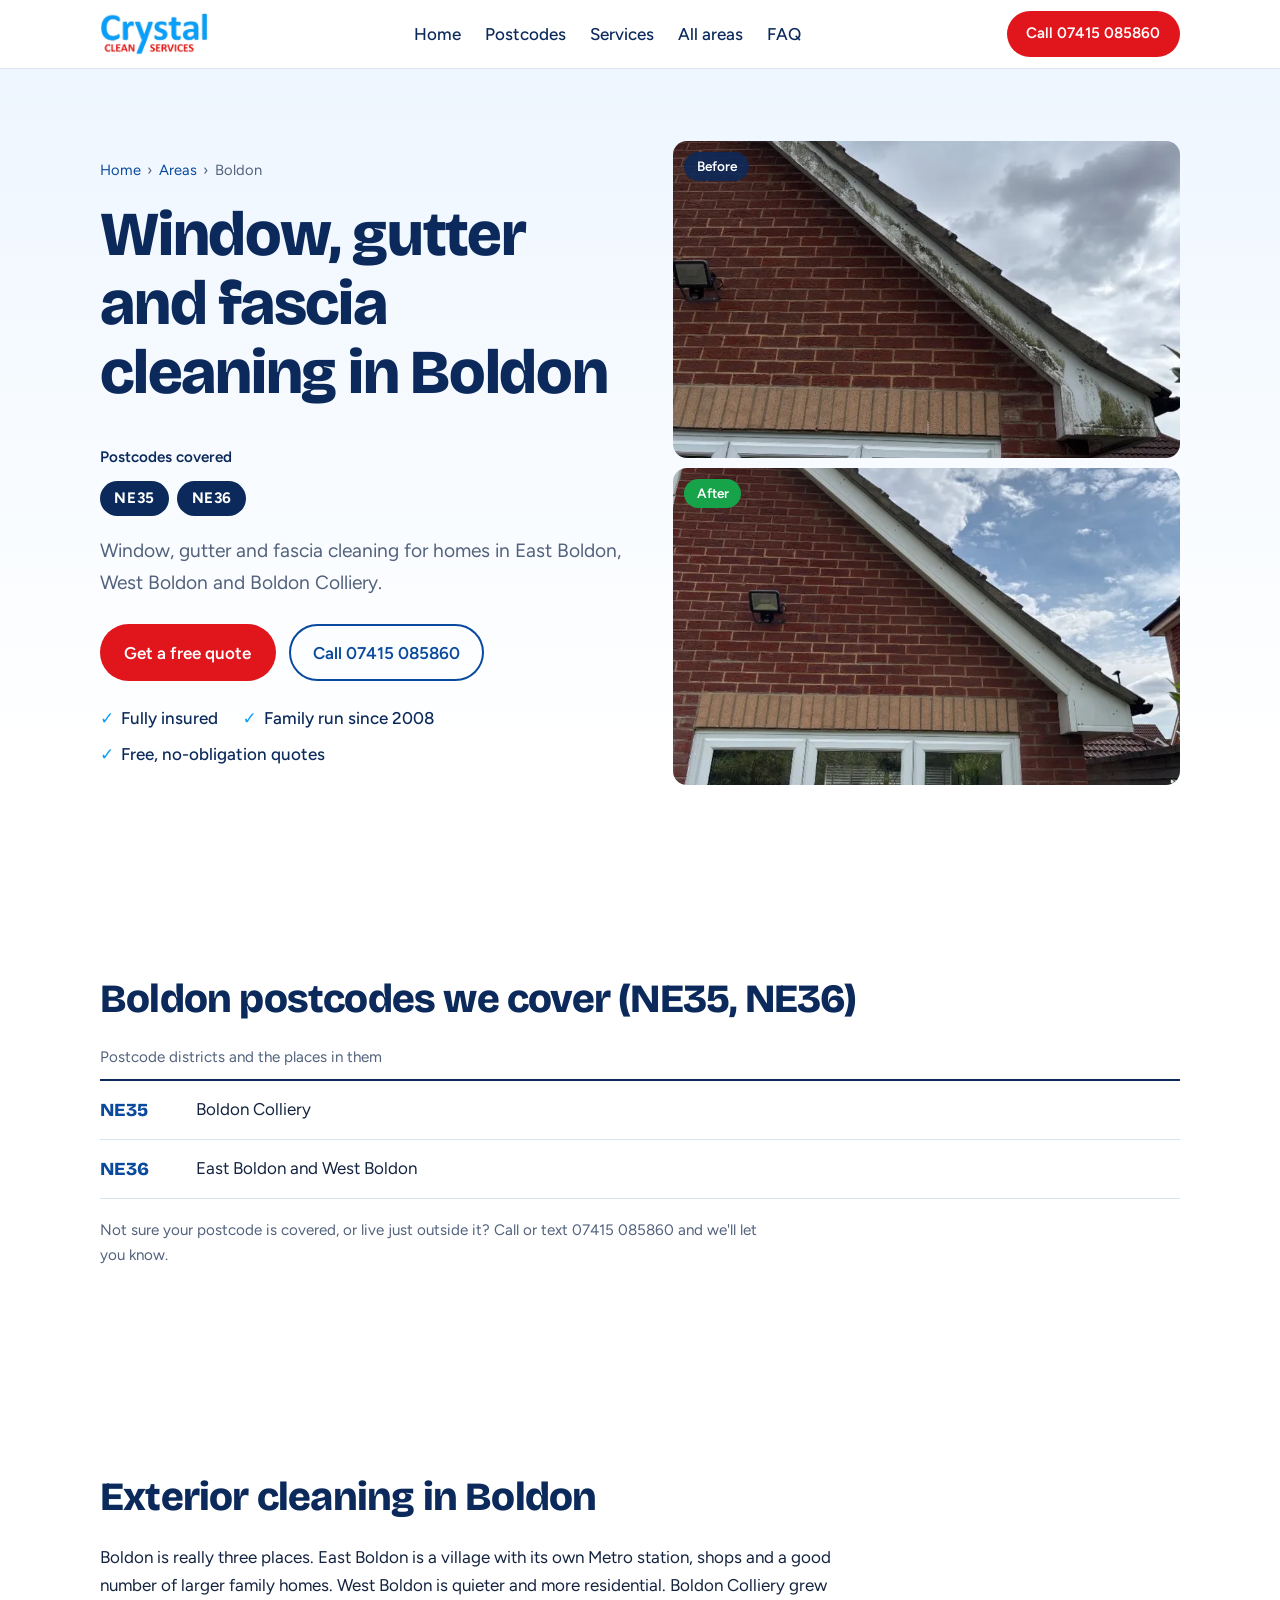
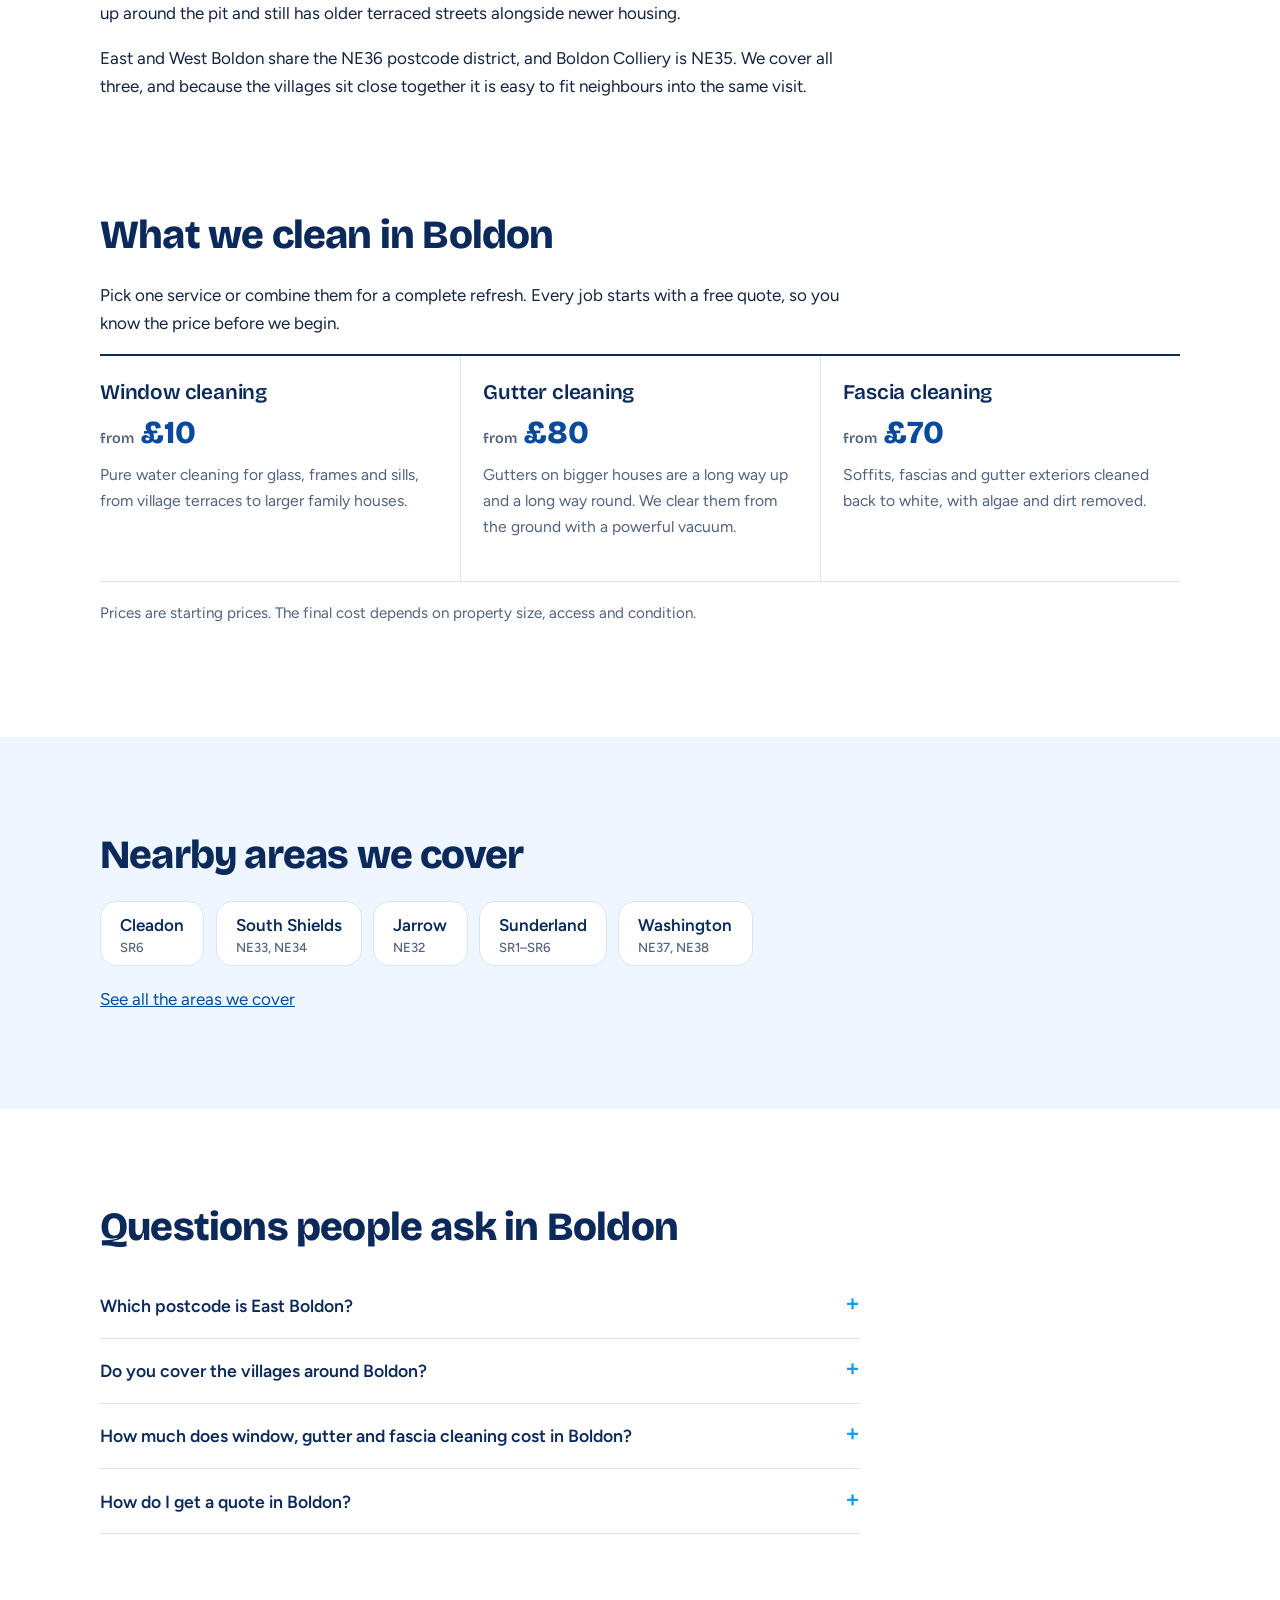
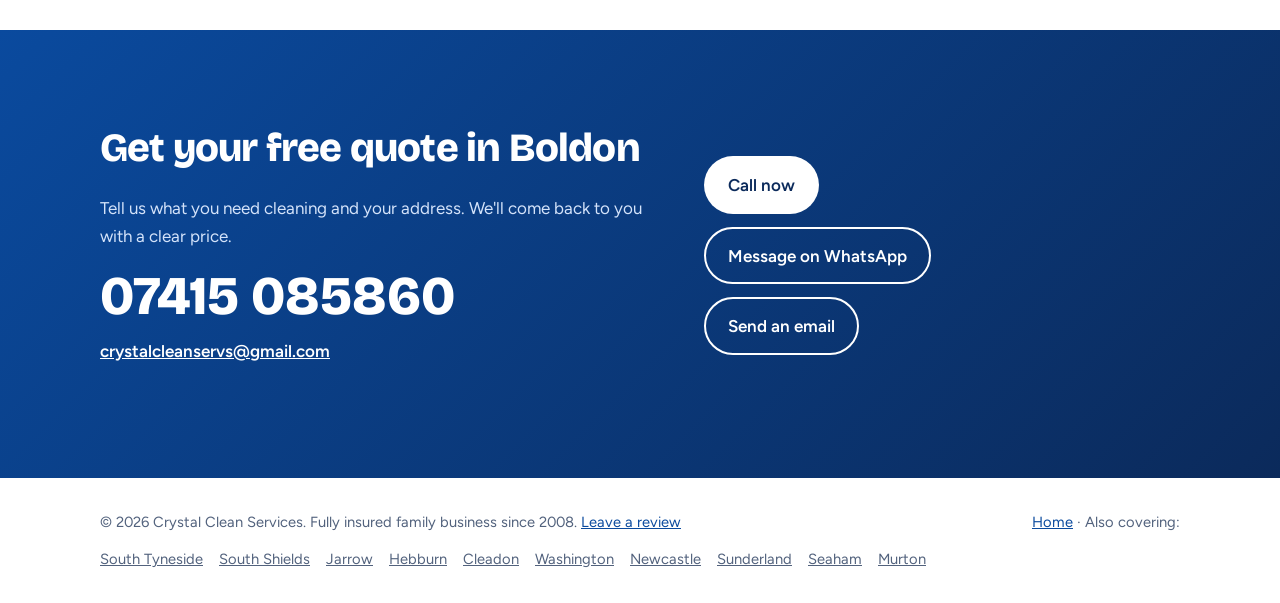
<file: areas/Boldon/index.html>
<!DOCTYPE html>
<html lang="en-GB">
<head>
<meta charset="utf-8">
<meta name="viewport" content="width=device-width, initial-scale=1">
<title>Window, Gutter &amp; Fascia Cleaning in Boldon (NE35, NE36) | Crystal Clean</title>
<meta name="description" content="Window, gutter and fascia cleaning in Boldon (NE35, NE36). Family-run, fully insured since 2008. Windows from £10, gutters from £80, fascias from £70. Free quotes.">
<link rel="canonical" href="https://dmbennison.github.io/Crystal-Clean/areas/boldon/">
<meta name="robots" content="index, follow, max-image-preview:large, max-snippet:-1">
<meta name="theme-color" content="#0a4a9e">
<link rel="icon" href="../../favicon.svg" type="image/svg+xml">
<link rel="apple-touch-icon" href="../../Images/logo.png">

<meta property="og:type" content="website">
<meta property="og:site_name" content="Crystal Clean Services">
<meta property="og:locale" content="en_GB">
<meta property="og:title" content="Window, Gutter &amp; Fascia Cleaning in Boldon (NE35, NE36) | Crystal Clean">
<meta property="og:description" content="Window, gutter and fascia cleaning in Boldon (NE35, NE36). Family-run, fully insured since 2008. Windows from £10, gutters from £80, fascias from £70. Free quotes.">
<meta property="og:url" content="https://dmbennison.github.io/Crystal-Clean/areas/boldon/">
<meta property="og:image" content="https://dmbennison.github.io/Crystal-Clean/Images/social.jpg">
<meta name="twitter:card" content="summary_large_image">

<link rel="preconnect" href="https://fonts.googleapis.com">
<link rel="preconnect" href="https://fonts.gstatic.com" crossorigin>
<link href="https://fonts.googleapis.com/css2?family=Bricolage+Grotesque:opsz,wght@12..96,600;12..96,800&family=Figtree:wght@400;500;600&display=swap" rel="stylesheet">
<link rel="stylesheet" href="../area.css">

<script type="application/ld+json">
{
 "@context": "https://schema.org",
 "@graph": [
  {
   "@type": "BreadcrumbList",
   "itemListElement": [
    {
     "@type": "ListItem",
     "position": 1,
     "name": "Home",
     "item": "https://dmbennison.github.io/Crystal-Clean/"
    },
    {
     "@type": "ListItem",
     "position": 2,
     "name": "Areas",
     "item": "https://dmbennison.github.io/Crystal-Clean/#areas"
    },
    {
     "@type": "ListItem",
     "position": 3,
     "name": "Boldon",
     "item": "https://dmbennison.github.io/Crystal-Clean/areas/boldon/"
    }
   ]
  },
  {
   "@type": "Service",
   "@id": "https://dmbennison.github.io/Crystal-Clean/areas/boldon/#service",
   "name": "Window, gutter and fascia cleaning in Boldon",
   "url": "https://dmbennison.github.io/Crystal-Clean/areas/boldon/",
   "serviceType": [
    "Window cleaning",
    "Gutter cleaning",
    "Fascia and soffit cleaning"
   ],
   "provider": {
    "@id": "https://dmbennison.github.io/Crystal-Clean/#business"
   },
   "areaServed": {
    "@type": "Place",
    "name": "Boldon",
    "description": "Postcodes NE35, NE36"
   }
  },
  {
   "@type": "FAQPage",
   "mainEntity": [
    {
     "@type": "Question",
     "name": "Which postcode is East Boldon?",
     "acceptedAnswer": {
      "@type": "Answer",
      "text": "East Boldon and West Boldon are NE36. Boldon Colliery is NE35. We cover both."
     }
    },
    {
     "@type": "Question",
     "name": "Do you cover the villages around Boldon?",
     "acceptedAnswer": {
      "@type": "Answer",
      "text": "Often, yes. If you are close by but not sure, send us your address and we'll tell you."
     }
    },
    {
     "@type": "Question",
     "name": "How much does window, gutter and fascia cleaning cost in Boldon?",
     "acceptedAnswer": {
      "@type": "Answer",
      "text": "Window cleaning starts from £10, gutter cleaning from £80 and fascia cleaning from £70. The final price depends on the size and type of the property, so we give a free quote first."
     }
    },
    {
     "@type": "Question",
     "name": "How do I get a quote in Boldon?",
     "acceptedAnswer": {
      "@type": "Answer",
      "text": "Call or text 07415 085860, message us on WhatsApp or email crystalcleanservs@gmail.com with your address and what you need cleaning. Quotes are free."
     }
    }
   ]
  }
 ]
}
</script>
</head>
<body data-area="Boldon">
<a class="skip" href="#main">Skip to content</a>
<aside class="offer" id="offerBanner" role="region" aria-label="Special offer" hidden>
  <div class="offer-in">
    <span class="offer-tag">Special offer</span>
    <p class="offer-text" id="offerText"></p>
    <span class="offer-until" id="offerUntil"></span>
    <a class="offer-cta" id="offerCta" href="#contact">Get a free quote</a>
  </div>
  <button class="offer-x" id="offerX" type="button" aria-label="Hide this offer">&times;</button>
</aside>

<header>
  <div class="wrap bar">
    <a href="../../" aria-label="Crystal Clean Services home"><img src="../../Images/logo.webp" alt="Crystal Clean Services logo" width="108" height="44"></a>
    <nav aria-label="Main"><ul>
      <li><a href="../../">Home</a></li>
      <li><a href="#postcodes">Postcodes</a></li>
      <li><a href="#services">Services</a></li>
      <li><a href="../../#areas">All areas</a></li>
      <li><a href="#faq">FAQ</a></li>
    </ul></nav>
    <a class="btn btn-primary btn-sm" href="tel:+447415085860">Call 07415 085860</a>
  </div>
</header>

<main id="main">
<section class="hero" id="top">
  <div class="wrap hero-grid">
    <div>
      <p class="crumbs"><a href="../../">Home</a><span aria-hidden="true">›</span><a href="../../#areas">Areas</a><span aria-hidden="true">›</span>Boldon</p>
      <h1>Window, gutter and fascia cleaning in Boldon</h1>
      <span class="chips-label">Postcodes covered</span>
      <ul class="chips" aria-label="Postcodes covered"><li>NE35</li><li>NE36</li></ul>
      <p class="lead" style="margin-top:1.2rem">Window, gutter and fascia cleaning for homes in East Boldon, West Boldon and Boldon Colliery.</p>
      <div class="cta-row">
        <a class="btn btn-primary" href="#contact" data-quote>Get a free quote</a>
        <a class="btn btn-ghost" href="tel:+447415085860">Call 07415 085860</a>
      </div>
      <ul class="trust">
        <li>Fully insured</li><li>Family run since 2008</li><li>Free, no-obligation quotes</li>
      </ul>
    </div>
    <div class="pair" role="group" aria-label="Fascia before and after cleaning">
      <figure><img src="../../Images/fascia-before.webp" width="800" height="707" alt="Gable fascia board covered in green algae before cleaning"><span class="tag">Before</span></figure>
      <figure><img src="../../Images/fascia-after.webp" width="800" height="706" alt="The same fascia board bright white after cleaning" fetchpriority="high"><span class="tag after">After</span></figure>
    </div>
  </div>
</section>

<section id="postcodes">
  <div class="wrap">
    <h2>Boldon postcodes we cover (NE35, NE36)</h2>
    <div class="pc-wrap">
      <table class="pc">
        <caption>Postcode districts and the places in them</caption>
        <tbody><tr><th scope="row">NE35</th><td>Boldon Colliery</td></tr><tr><th scope="row">NE36</th><td>East Boldon and West Boldon</td></tr></tbody>
      </table>
    </div>
    <p class="note">Not sure your postcode is covered, or live just outside it? Call or text 07415 085860 and we'll let you know.</p>
  </div>
</section>

<section class="about">
  <div class="wrap">
    <h2>Exterior cleaning in Boldon</h2>
    <p>Boldon is really three places. East Boldon is a village with its own Metro station, shops and a good number of larger family homes. West Boldon is quieter and more residential. Boldon Colliery grew up around the pit and still has older terraced streets alongside newer housing.</p><p>East and West Boldon share the NE36 postcode district, and Boldon Colliery is NE35. We cover all three, and because the villages sit close together it is easy to fit neighbours into the same visit.</p>
  </div>
</section>

<section id="services" style="padding-top:0">
  <div class="wrap">
    <h2>What we clean in Boldon</h2>
    <p>Pick one service or combine them for a complete refresh. Every job starts with a free quote, so you know the price before we begin.</p>
    <div class="services">
      <article class="svc">
        <h3>Window cleaning</h3>
        <div class="price"><small>from</small> £10</div>
        <p class="svc-local">Pure water cleaning for glass, frames and sills, from village terraces to larger family houses.</p>
      </article>
      <article class="svc">
        <h3>Gutter cleaning</h3>
        <div class="price"><small>from</small> £80</div>
        <p class="svc-local">Gutters on bigger houses are a long way up and a long way round. We clear them from the ground with a powerful vacuum.</p>
      </article>
      <article class="svc">
        <h3>Fascia cleaning</h3>
        <div class="price"><small>from</small> £70</div>
        <p class="svc-local">Soffits, fascias and gutter exteriors cleaned back to white, with algae and dirt removed.</p>
      </article>
    </div>
    <p class="note">Prices are starting prices. The final cost depends on property size, access and condition.</p>
  </div>
</section>

<section class="areas nearby">
  <div class="wrap">
    <h2>Nearby areas we cover</h2>
    <ul class="area-list"><li><a href="../cleadon/">Cleadon<small>SR6</small></a></li><li><a href="../south-shields/">South Shields<small>NE33, NE34</small></a></li><li><a href="../jarrow/">Jarrow<small>NE32</small></a></li><li><a href="../sunderland/">Sunderland<small>SR1–SR6</small></a></li><li><a href="../washington/">Washington<small>NE37, NE38</small></a></li></ul>
    <p style="margin:0"><a href="../../#areas">See all the areas we cover</a></p>
  </div>
</section>

<section id="faq">
  <div class="wrap faq">
    <h2>Questions people ask in Boldon</h2>
    <details><summary>Which postcode is East Boldon?</summary><p>East Boldon and West Boldon are NE36. Boldon Colliery is NE35. We cover both.</p></details><details><summary>Do you cover the villages around Boldon?</summary><p>Often, yes. If you are close by but not sure, send us your address and we'll tell you.</p></details><details><summary>How much does window, gutter and fascia cleaning cost in Boldon?</summary><p>Window cleaning starts from £10, gutter cleaning from £80 and fascia cleaning from £70. The final price depends on the size and type of the property, so we give a free quote first.</p></details><details><summary>How do I get a quote in Boldon?</summary><p>Call or text 07415 085860, message us on WhatsApp or email crystalcleanservs@gmail.com with your address and what you need cleaning. Quotes are free.</p></details>
  </div>
</section>

<section class="contact" id="contact">
  <div class="wrap contact-grid">
    <div>
      <h2>Get your free quote in Boldon</h2>
      <p>Tell us what you need cleaning and your address. We'll come back to you with a clear price.</p>
      <a class="phone" href="tel:+447415085860">07415 085860</a>
      <p style="margin-top:.6rem"><a class="mail" href="mailto:crystalcleanservs@gmail.com?subject=Quote%20request%20-%20Boldon">crystalcleanservs@gmail.com</a></p>
    </div>
    <div class="cta-row" style="flex-direction:column;align-items:flex-start">
      <a class="btn btn-primary" href="tel:+447415085860">Call now</a>
      <a class="btn btn-ghost" href="https://wa.me/447415085860?text=Hi%2C%20I%27d%20like%20a%20quote%20in%20Boldon%20please">Message on WhatsApp</a>
      <a class="btn btn-ghost" href="mailto:crystalcleanservs@gmail.com?subject=Quote%20request%20-%20Boldon">Send an email</a>
    </div>
  </div>
</section>
</main>

<footer>
  <div class="wrap">
    <span>© <span id="y">2026</span> Crystal Clean Services. Fully insured family business since 2008. <a href="https://g.page/r/CcrS7bdH_LkEEBM/review" target="_blank" rel="noopener">Leave a review</a></span>
    <span><a href="../../">Home</a> · Also covering:</span>
  </div>
  <div class="wrap"><ul class="footlinks"><li><a href="../south-tyneside/">South Tyneside</a></li><li><a href="../south-shields/">South Shields</a></li><li><a href="../jarrow/">Jarrow</a></li><li><a href="../hebburn/">Hebburn</a></li><li><a href="../cleadon/">Cleadon</a></li><li><a href="../washington/">Washington</a></li><li><a href="../newcastle/">Newcastle</a></li><li><a href="../sunderland/">Sunderland</a></li><li><a href="../seaham/">Seaham</a></li><li><a href="../murton/">Murton</a></li></ul></div>
</footer>
<script>document.getElementById('y').textContent=new Date().getFullYear()</script>
<script src="../../enquiry-config.js"></script>
<script src="../area.js"></script>
</body>
</html>
</file>
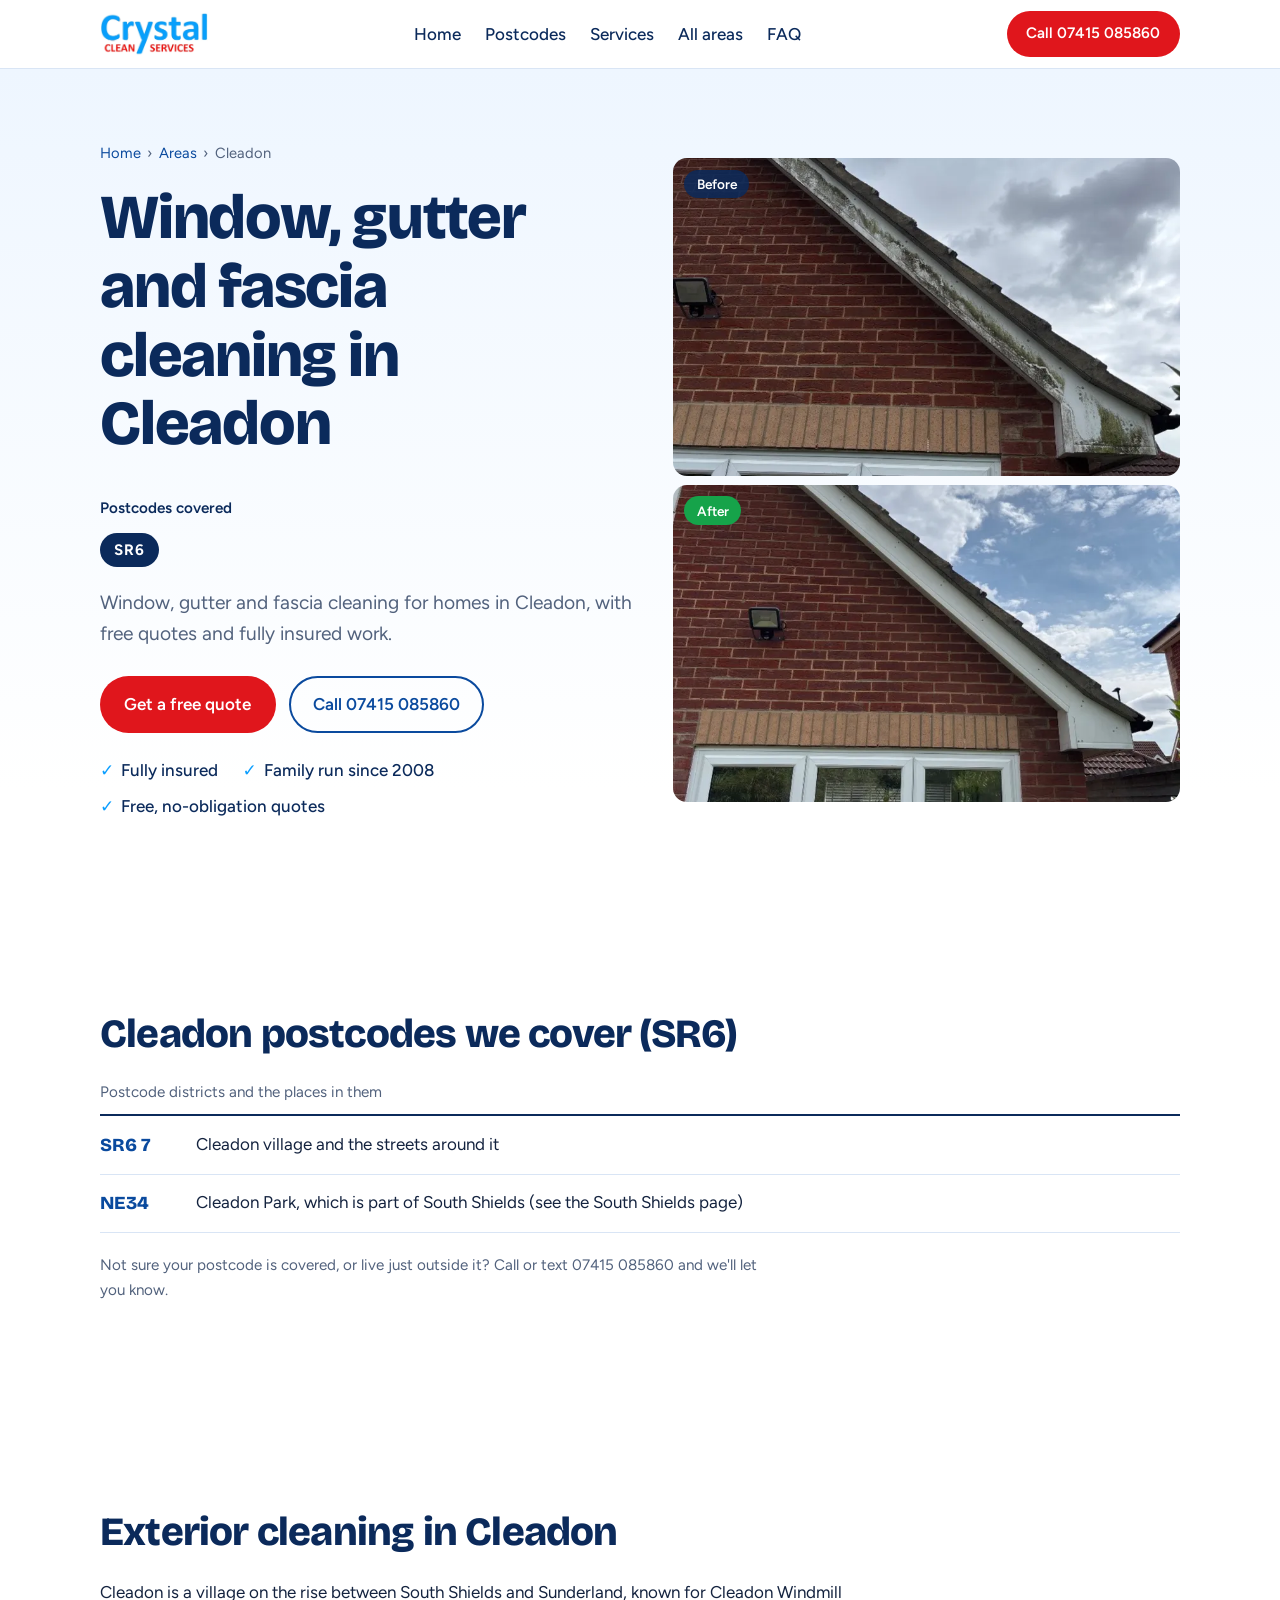
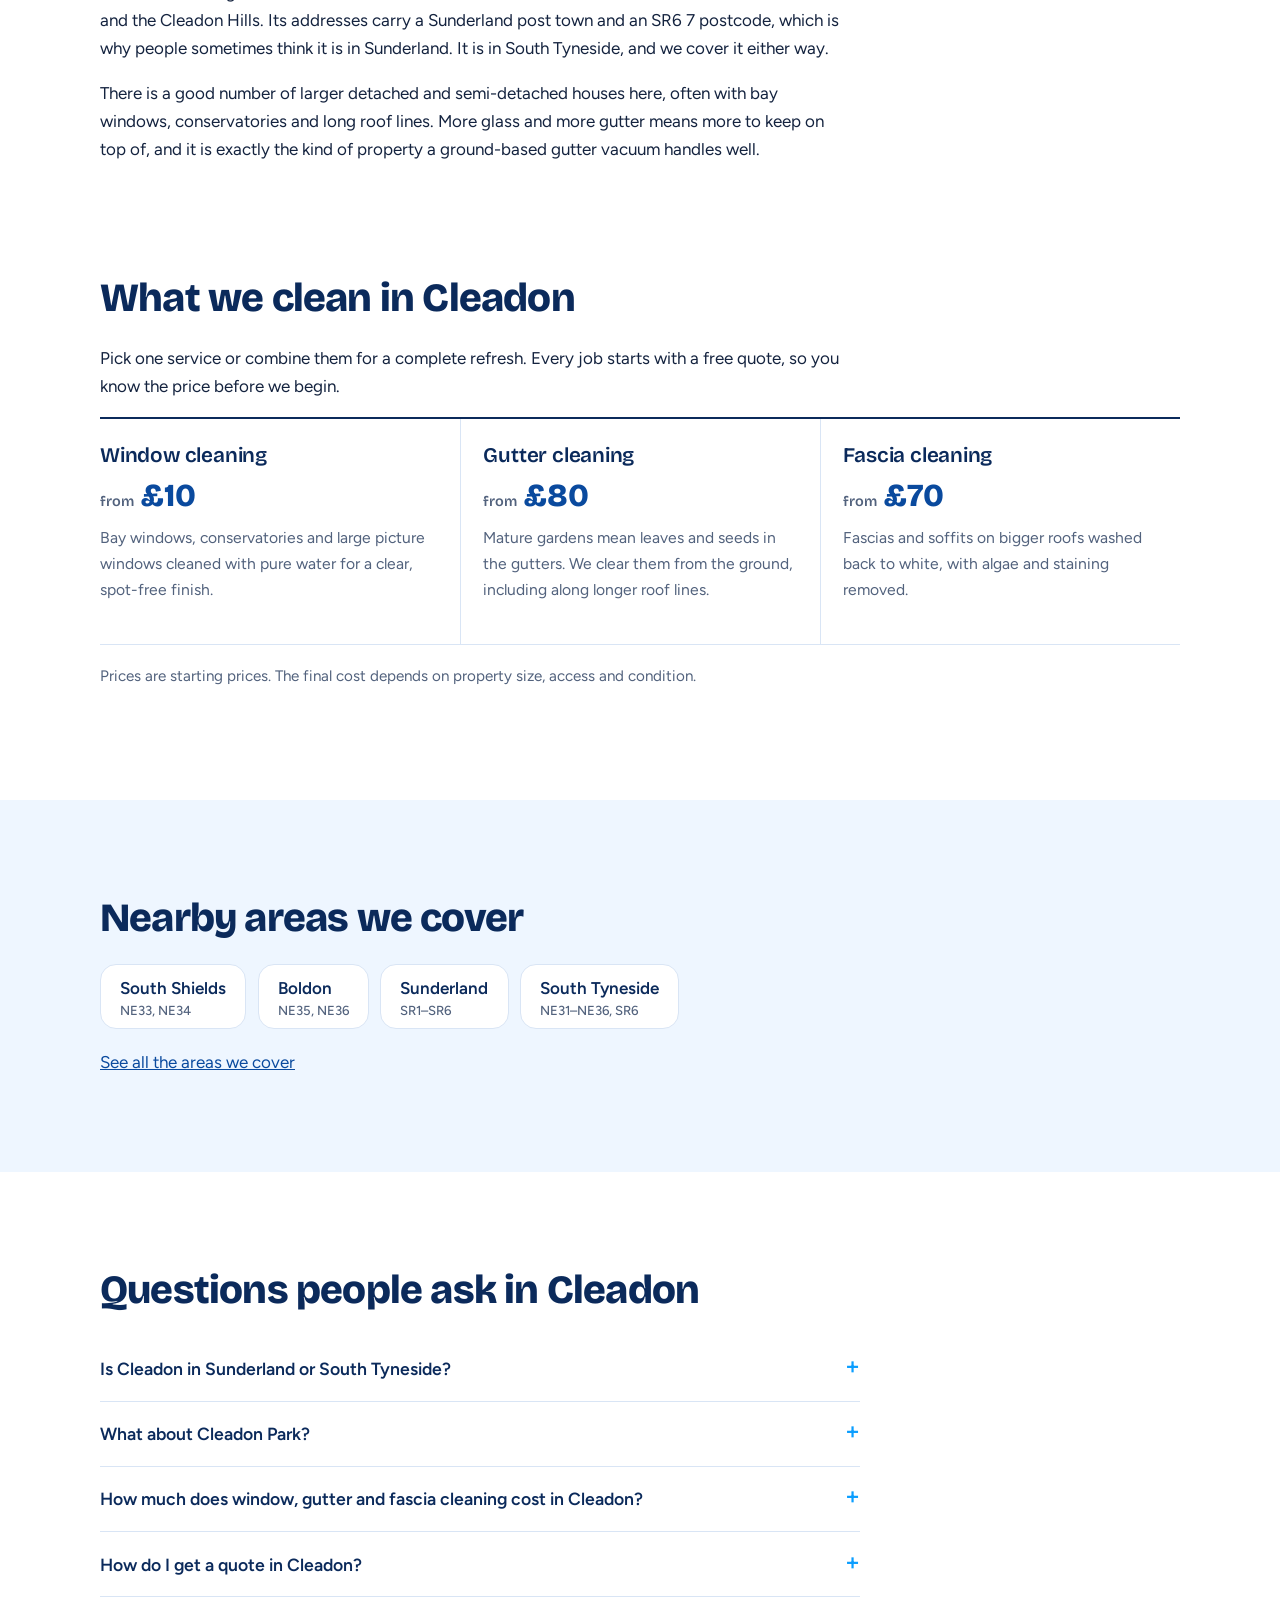
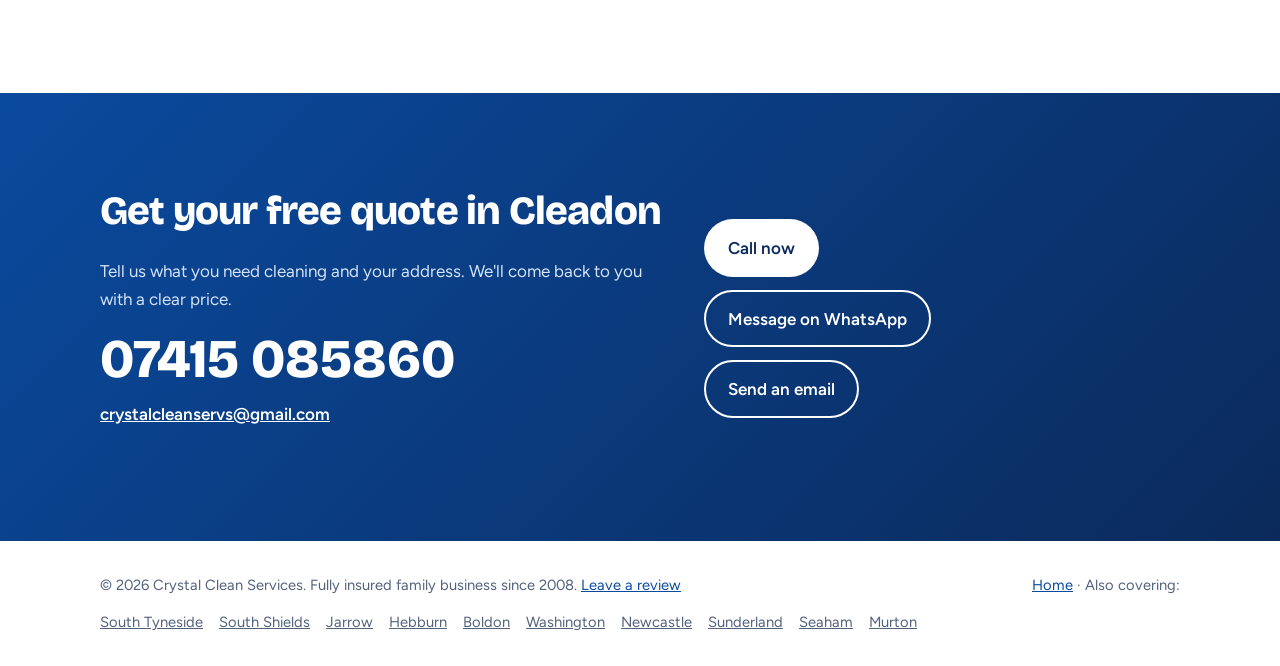
<file: areas/cleadon/index.html>
<!DOCTYPE html>
<html lang="en-GB">
<head>
<meta charset="utf-8">
<meta name="viewport" content="width=device-width, initial-scale=1">
<title>Window, Gutter &amp; Fascia Cleaning in Cleadon (SR6) | Crystal Clean</title>
<meta name="description" content="Window, gutter and fascia cleaning in Cleadon (SR6). Family-run, fully insured since 2008. Windows from £10, gutters from £80, fascias from £70. Free quotes.">
<link rel="canonical" href="https://dmbennison.github.io/Crystal-Clean/areas/cleadon/">
<meta name="robots" content="index, follow, max-image-preview:large, max-snippet:-1">
<meta name="theme-color" content="#0a4a9e">
<link rel="icon" href="../../favicon.svg" type="image/svg+xml">
<link rel="apple-touch-icon" href="../../Images/logo.png">

<meta property="og:type" content="website">
<meta property="og:site_name" content="Crystal Clean Services">
<meta property="og:locale" content="en_GB">
<meta property="og:title" content="Window, Gutter &amp; Fascia Cleaning in Cleadon (SR6) | Crystal Clean">
<meta property="og:description" content="Window, gutter and fascia cleaning in Cleadon (SR6). Family-run, fully insured since 2008. Windows from £10, gutters from £80, fascias from £70. Free quotes.">
<meta property="og:url" content="https://dmbennison.github.io/Crystal-Clean/areas/cleadon/">
<meta property="og:image" content="https://dmbennison.github.io/Crystal-Clean/Images/social.jpg">
<meta name="twitter:card" content="summary_large_image">

<link rel="preconnect" href="https://fonts.googleapis.com">
<link rel="preconnect" href="https://fonts.gstatic.com" crossorigin>
<link href="https://fonts.googleapis.com/css2?family=Bricolage+Grotesque:opsz,wght@12..96,600;12..96,800&family=Figtree:wght@400;500;600&display=swap" rel="stylesheet">
<link rel="stylesheet" href="../area.css">

<script type="application/ld+json">
{
 "@context": "https://schema.org",
 "@graph": [
  {
   "@type": "BreadcrumbList",
   "itemListElement": [
    {
     "@type": "ListItem",
     "position": 1,
     "name": "Home",
     "item": "https://dmbennison.github.io/Crystal-Clean/"
    },
    {
     "@type": "ListItem",
     "position": 2,
     "name": "Areas",
     "item": "https://dmbennison.github.io/Crystal-Clean/#areas"
    },
    {
     "@type": "ListItem",
     "position": 3,
     "name": "Cleadon",
     "item": "https://dmbennison.github.io/Crystal-Clean/areas/cleadon/"
    }
   ]
  },
  {
   "@type": "Service",
   "@id": "https://dmbennison.github.io/Crystal-Clean/areas/cleadon/#service",
   "name": "Window, gutter and fascia cleaning in Cleadon",
   "url": "https://dmbennison.github.io/Crystal-Clean/areas/cleadon/",
   "serviceType": [
    "Window cleaning",
    "Gutter cleaning",
    "Fascia and soffit cleaning"
   ],
   "provider": {
    "@id": "https://dmbennison.github.io/Crystal-Clean/#business"
   },
   "areaServed": {
    "@type": "Place",
    "name": "Cleadon",
    "description": "Postcodes SR6"
   }
  },
  {
   "@type": "FAQPage",
   "mainEntity": [
    {
     "@type": "Question",
     "name": "Is Cleadon in Sunderland or South Tyneside?",
     "acceptedAnswer": {
      "@type": "Answer",
      "text": "Cleadon's post town is Sunderland and its postcode starts SR6 7, but the village is in South Tyneside. We cover it either way."
     }
    },
    {
     "@type": "Question",
     "name": "What about Cleadon Park?",
     "acceptedAnswer": {
      "@type": "Answer",
      "text": "Cleadon Park has NE34 postcodes and is part of South Shields. We cover it too, so see the South Shields page for the details."
     }
    },
    {
     "@type": "Question",
     "name": "How much does window, gutter and fascia cleaning cost in Cleadon?",
     "acceptedAnswer": {
      "@type": "Answer",
      "text": "Window cleaning starts from £10, gutter cleaning from £80 and fascia cleaning from £70. The final price depends on the size and type of the property, so we give a free quote first."
     }
    },
    {
     "@type": "Question",
     "name": "How do I get a quote in Cleadon?",
     "acceptedAnswer": {
      "@type": "Answer",
      "text": "Call or text 07415 085860, message us on WhatsApp or email crystalcleanservs@gmail.com with your address and what you need cleaning. Quotes are free."
     }
    }
   ]
  }
 ]
}
</script>
</head>
<body data-area="Cleadon">
<a class="skip" href="#main">Skip to content</a>
<aside class="offer" id="offerBanner" role="region" aria-label="Special offer" hidden>
  <div class="offer-in">
    <span class="offer-tag">Special offer</span>
    <p class="offer-text" id="offerText"></p>
    <span class="offer-until" id="offerUntil"></span>
    <a class="offer-cta" id="offerCta" href="#contact">Get a free quote</a>
  </div>
  <button class="offer-x" id="offerX" type="button" aria-label="Hide this offer">&times;</button>
</aside>

<header>
  <div class="wrap bar">
    <a href="../../" aria-label="Crystal Clean Services home"><img src="../../Images/logo.webp" alt="Crystal Clean Services logo" width="108" height="44"></a>
    <nav aria-label="Main"><ul>
      <li><a href="../../">Home</a></li>
      <li><a href="#postcodes">Postcodes</a></li>
      <li><a href="#services">Services</a></li>
      <li><a href="../../#areas">All areas</a></li>
      <li><a href="#faq">FAQ</a></li>
    </ul></nav>
    <a class="btn btn-primary btn-sm" href="tel:+447415085860">Call 07415 085860</a>
  </div>
</header>

<main id="main">
<section class="hero" id="top">
  <div class="wrap hero-grid">
    <div>
      <p class="crumbs"><a href="../../">Home</a><span aria-hidden="true">›</span><a href="../../#areas">Areas</a><span aria-hidden="true">›</span>Cleadon</p>
      <h1>Window, gutter and fascia cleaning in Cleadon</h1>
      <span class="chips-label">Postcodes covered</span>
      <ul class="chips" aria-label="Postcodes covered"><li>SR6</li></ul>
      <p class="lead" style="margin-top:1.2rem">Window, gutter and fascia cleaning for homes in Cleadon, with free quotes and fully insured work.</p>
      <div class="cta-row">
        <a class="btn btn-primary" href="#contact" data-quote>Get a free quote</a>
        <a class="btn btn-ghost" href="tel:+447415085860">Call 07415 085860</a>
      </div>
      <ul class="trust">
        <li>Fully insured</li><li>Family run since 2008</li><li>Free, no-obligation quotes</li>
      </ul>
    </div>
    <div class="pair" role="group" aria-label="Fascia before and after cleaning">
      <figure><img src="../../Images/fascia-before.webp" width="800" height="707" alt="Gable fascia board covered in green algae before cleaning"><span class="tag">Before</span></figure>
      <figure><img src="../../Images/fascia-after.webp" width="800" height="706" alt="The same fascia board bright white after cleaning" fetchpriority="high"><span class="tag after">After</span></figure>
    </div>
  </div>
</section>

<section id="postcodes">
  <div class="wrap">
    <h2>Cleadon postcodes we cover (SR6)</h2>
    <div class="pc-wrap">
      <table class="pc">
        <caption>Postcode districts and the places in them</caption>
        <tbody><tr><th scope="row">SR6 7</th><td>Cleadon village and the streets around it</td></tr><tr><th scope="row">NE34</th><td>Cleadon Park, which is part of South Shields (see the South Shields page)</td></tr></tbody>
      </table>
    </div>
    <p class="note">Not sure your postcode is covered, or live just outside it? Call or text 07415 085860 and we'll let you know.</p>
  </div>
</section>

<section class="about">
  <div class="wrap">
    <h2>Exterior cleaning in Cleadon</h2>
    <p>Cleadon is a village on the rise between South Shields and Sunderland, known for Cleadon Windmill and the Cleadon Hills. Its addresses carry a Sunderland post town and an SR6 7 postcode, which is why people sometimes think it is in Sunderland. It is in South Tyneside, and we cover it either way.</p><p>There is a good number of larger detached and semi-detached houses here, often with bay windows, conservatories and long roof lines. More glass and more gutter means more to keep on top of, and it is exactly the kind of property a ground-based gutter vacuum handles well.</p>
  </div>
</section>

<section id="services" style="padding-top:0">
  <div class="wrap">
    <h2>What we clean in Cleadon</h2>
    <p>Pick one service or combine them for a complete refresh. Every job starts with a free quote, so you know the price before we begin.</p>
    <div class="services">
      <article class="svc">
        <h3>Window cleaning</h3>
        <div class="price"><small>from</small> £10</div>
        <p class="svc-local">Bay windows, conservatories and large picture windows cleaned with pure water for a clear, spot-free finish.</p>
      </article>
      <article class="svc">
        <h3>Gutter cleaning</h3>
        <div class="price"><small>from</small> £80</div>
        <p class="svc-local">Mature gardens mean leaves and seeds in the gutters. We clear them from the ground, including along longer roof lines.</p>
      </article>
      <article class="svc">
        <h3>Fascia cleaning</h3>
        <div class="price"><small>from</small> £70</div>
        <p class="svc-local">Fascias and soffits on bigger roofs washed back to white, with algae and staining removed.</p>
      </article>
    </div>
    <p class="note">Prices are starting prices. The final cost depends on property size, access and condition.</p>
  </div>
</section>

<section class="areas nearby">
  <div class="wrap">
    <h2>Nearby areas we cover</h2>
    <ul class="area-list"><li><a href="../south-shields/">South Shields<small>NE33, NE34</small></a></li><li><a href="../boldon/">Boldon<small>NE35, NE36</small></a></li><li><a href="../sunderland/">Sunderland<small>SR1–SR6</small></a></li><li><a href="../south-tyneside/">South Tyneside<small>NE31–NE36, SR6</small></a></li></ul>
    <p style="margin:0"><a href="../../#areas">See all the areas we cover</a></p>
  </div>
</section>

<section id="faq">
  <div class="wrap faq">
    <h2>Questions people ask in Cleadon</h2>
    <details><summary>Is Cleadon in Sunderland or South Tyneside?</summary><p>Cleadon's post town is Sunderland and its postcode starts SR6 7, but the village is in South Tyneside. We cover it either way.</p></details><details><summary>What about Cleadon Park?</summary><p>Cleadon Park has NE34 postcodes and is part of South Shields. We cover it too, so see the South Shields page for the details.</p></details><details><summary>How much does window, gutter and fascia cleaning cost in Cleadon?</summary><p>Window cleaning starts from £10, gutter cleaning from £80 and fascia cleaning from £70. The final price depends on the size and type of the property, so we give a free quote first.</p></details><details><summary>How do I get a quote in Cleadon?</summary><p>Call or text 07415 085860, message us on WhatsApp or email crystalcleanservs@gmail.com with your address and what you need cleaning. Quotes are free.</p></details>
  </div>
</section>

<section class="contact" id="contact">
  <div class="wrap contact-grid">
    <div>
      <h2>Get your free quote in Cleadon</h2>
      <p>Tell us what you need cleaning and your address. We'll come back to you with a clear price.</p>
      <a class="phone" href="tel:+447415085860">07415 085860</a>
      <p style="margin-top:.6rem"><a class="mail" href="mailto:crystalcleanservs@gmail.com?subject=Quote%20request%20-%20Cleadon">crystalcleanservs@gmail.com</a></p>
    </div>
    <div class="cta-row" style="flex-direction:column;align-items:flex-start">
      <a class="btn btn-primary" href="tel:+447415085860">Call now</a>
      <a class="btn btn-ghost" href="https://wa.me/447415085860?text=Hi%2C%20I%27d%20like%20a%20quote%20in%20Cleadon%20please">Message on WhatsApp</a>
      <a class="btn btn-ghost" href="mailto:crystalcleanservs@gmail.com?subject=Quote%20request%20-%20Cleadon">Send an email</a>
    </div>
  </div>
</section>
</main>

<footer>
  <div class="wrap">
    <span>© <span id="y">2026</span> Crystal Clean Services. Fully insured family business since 2008. <a href="https://g.page/r/CcrS7bdH_LkEEBM/review" target="_blank" rel="noopener">Leave a review</a></span>
    <span><a href="../../">Home</a> · Also covering:</span>
  </div>
  <div class="wrap"><ul class="footlinks"><li><a href="../south-tyneside/">South Tyneside</a></li><li><a href="../south-shields/">South Shields</a></li><li><a href="../jarrow/">Jarrow</a></li><li><a href="../hebburn/">Hebburn</a></li><li><a href="../boldon/">Boldon</a></li><li><a href="../washington/">Washington</a></li><li><a href="../newcastle/">Newcastle</a></li><li><a href="../sunderland/">Sunderland</a></li><li><a href="../seaham/">Seaham</a></li><li><a href="../murton/">Murton</a></li></ul></div>
</footer>
<script>document.getElementById('y').textContent=new Date().getFullYear()</script>
<script src="../../enquiry-config.js"></script>
<script src="../area.js"></script>
</body>
</html>
</file>
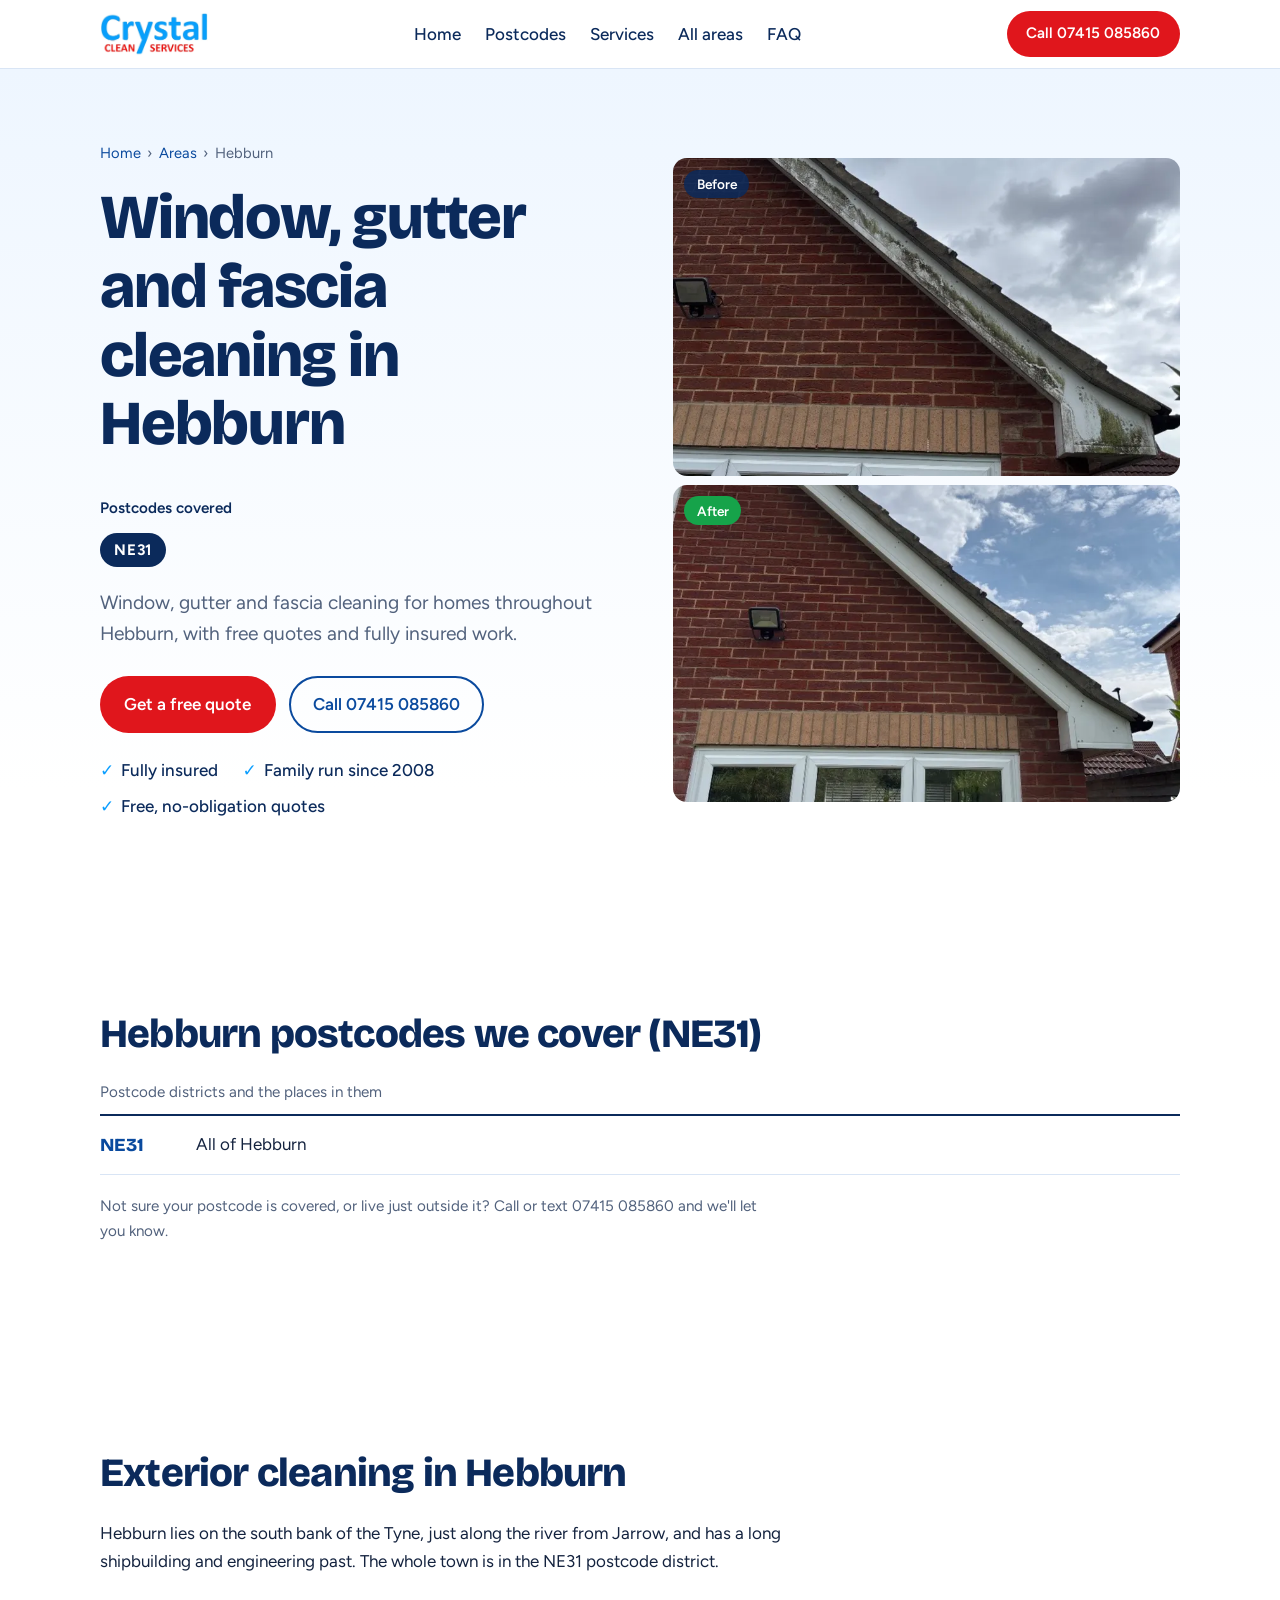
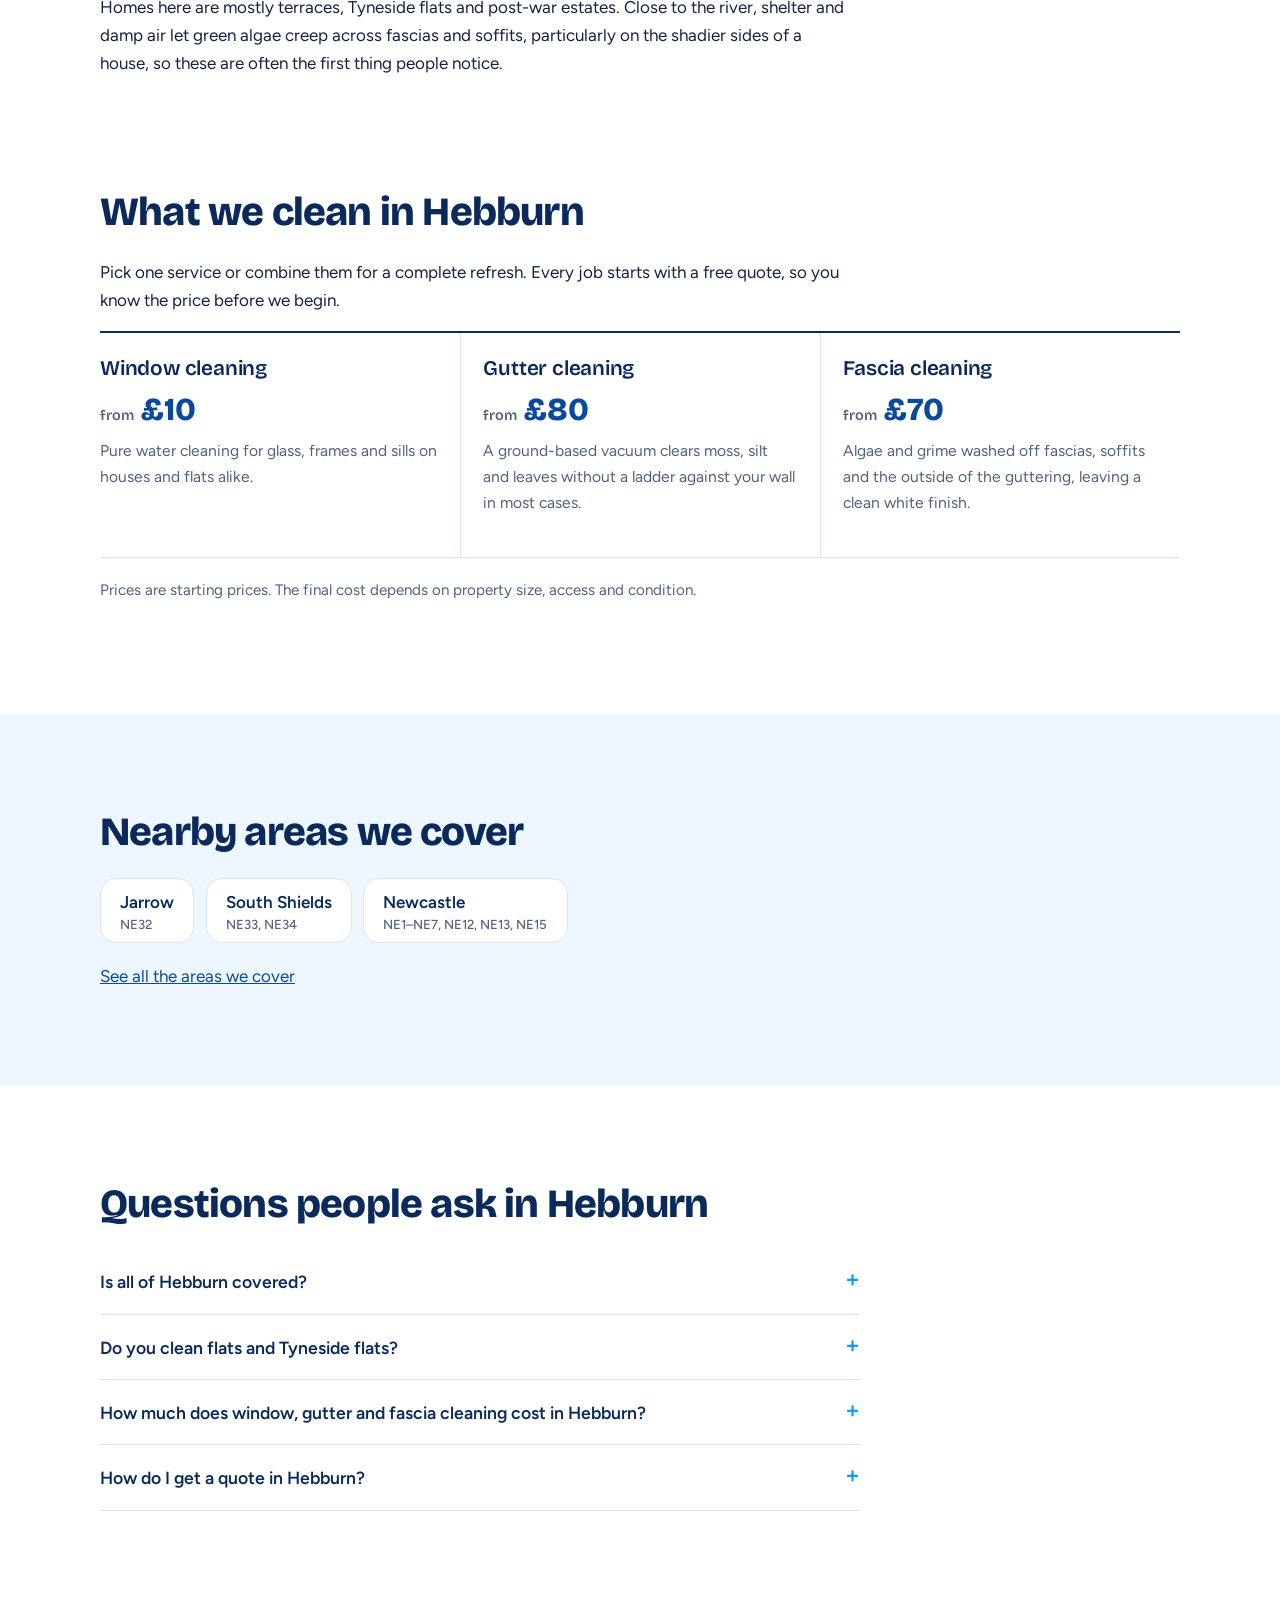
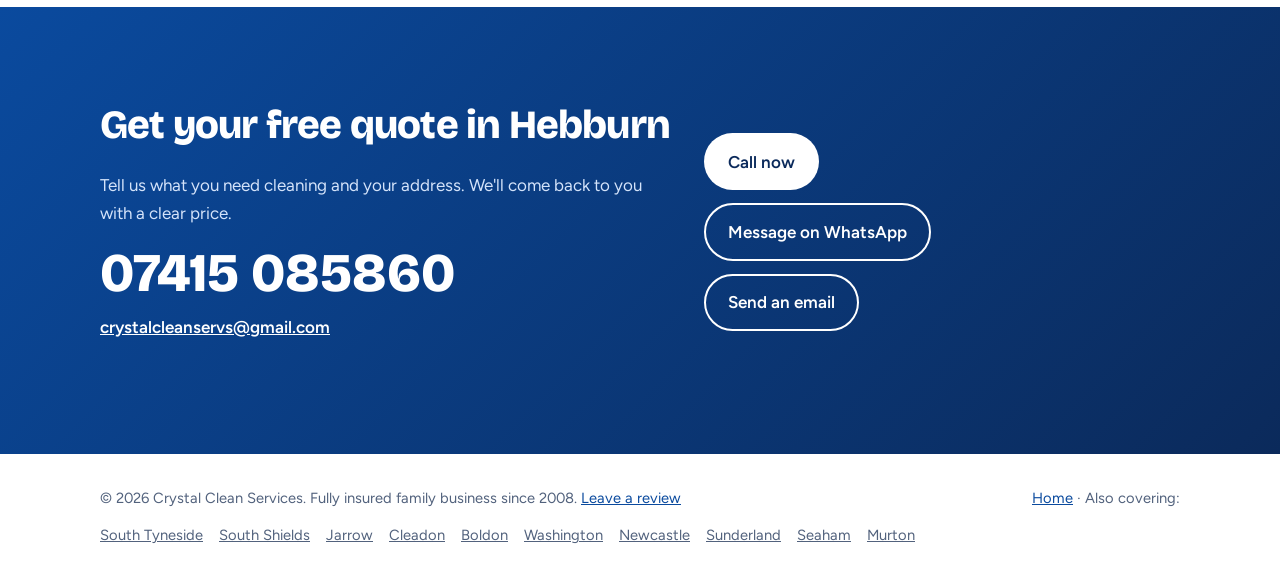
<file: areas/hebburn/index.html>
<!DOCTYPE html>
<html lang="en-GB">
<head>
<meta charset="utf-8">
<meta name="viewport" content="width=device-width, initial-scale=1">
<title>Window, Gutter &amp; Fascia Cleaning in Hebburn (NE31) | Crystal Clean</title>
<meta name="description" content="Window, gutter and fascia cleaning in Hebburn (NE31). Family-run, fully insured since 2008. Windows from £10, gutters from £80, fascias from £70. Free quotes.">
<link rel="canonical" href="https://dmbennison.github.io/Crystal-Clean/areas/hebburn/">
<meta name="robots" content="index, follow, max-image-preview:large, max-snippet:-1">
<meta name="theme-color" content="#0a4a9e">
<link rel="icon" href="../../favicon.svg" type="image/svg+xml">
<link rel="apple-touch-icon" href="../../Images/logo.png">

<meta property="og:type" content="website">
<meta property="og:site_name" content="Crystal Clean Services">
<meta property="og:locale" content="en_GB">
<meta property="og:title" content="Window, Gutter &amp; Fascia Cleaning in Hebburn (NE31) | Crystal Clean">
<meta property="og:description" content="Window, gutter and fascia cleaning in Hebburn (NE31). Family-run, fully insured since 2008. Windows from £10, gutters from £80, fascias from £70. Free quotes.">
<meta property="og:url" content="https://dmbennison.github.io/Crystal-Clean/areas/hebburn/">
<meta property="og:image" content="https://dmbennison.github.io/Crystal-Clean/Images/social.jpg">
<meta name="twitter:card" content="summary_large_image">

<link rel="preconnect" href="https://fonts.googleapis.com">
<link rel="preconnect" href="https://fonts.gstatic.com" crossorigin>
<link href="https://fonts.googleapis.com/css2?family=Bricolage+Grotesque:opsz,wght@12..96,600;12..96,800&family=Figtree:wght@400;500;600&display=swap" rel="stylesheet">
<link rel="stylesheet" href="../area.css">

<script type="application/ld+json">
{
 "@context": "https://schema.org",
 "@graph": [
  {
   "@type": "BreadcrumbList",
   "itemListElement": [
    {
     "@type": "ListItem",
     "position": 1,
     "name": "Home",
     "item": "https://dmbennison.github.io/Crystal-Clean/"
    },
    {
     "@type": "ListItem",
     "position": 2,
     "name": "Areas",
     "item": "https://dmbennison.github.io/Crystal-Clean/#areas"
    },
    {
     "@type": "ListItem",
     "position": 3,
     "name": "Hebburn",
     "item": "https://dmbennison.github.io/Crystal-Clean/areas/hebburn/"
    }
   ]
  },
  {
   "@type": "Service",
   "@id": "https://dmbennison.github.io/Crystal-Clean/areas/hebburn/#service",
   "name": "Window, gutter and fascia cleaning in Hebburn",
   "url": "https://dmbennison.github.io/Crystal-Clean/areas/hebburn/",
   "serviceType": [
    "Window cleaning",
    "Gutter cleaning",
    "Fascia and soffit cleaning"
   ],
   "provider": {
    "@id": "https://dmbennison.github.io/Crystal-Clean/#business"
   },
   "areaServed": {
    "@type": "Place",
    "name": "Hebburn",
    "description": "Postcodes NE31"
   }
  },
  {
   "@type": "FAQPage",
   "mainEntity": [
    {
     "@type": "Question",
     "name": "Is all of Hebburn covered?",
     "acceptedAnswer": {
      "@type": "Answer",
      "text": "Yes. The whole of Hebburn is the NE31 postcode district and we cover all of it."
     }
    },
    {
     "@type": "Question",
     "name": "Do you clean flats and Tyneside flats?",
     "acceptedAnswer": {
      "@type": "Answer",
      "text": "Yes. Tell us which floor and how access works when you ask for a quote, and we'll confirm what we can do and the price."
     }
    },
    {
     "@type": "Question",
     "name": "How much does window, gutter and fascia cleaning cost in Hebburn?",
     "acceptedAnswer": {
      "@type": "Answer",
      "text": "Window cleaning starts from £10, gutter cleaning from £80 and fascia cleaning from £70. The final price depends on the size and type of the property, so we give a free quote first."
     }
    },
    {
     "@type": "Question",
     "name": "How do I get a quote in Hebburn?",
     "acceptedAnswer": {
      "@type": "Answer",
      "text": "Call or text 07415 085860, message us on WhatsApp or email crystalcleanservs@gmail.com with your address and what you need cleaning. Quotes are free."
     }
    }
   ]
  }
 ]
}
</script>
</head>
<body data-area="Hebburn">
<a class="skip" href="#main">Skip to content</a>
<aside class="offer" id="offerBanner" role="region" aria-label="Special offer" hidden>
  <div class="offer-in">
    <span class="offer-tag">Special offer</span>
    <p class="offer-text" id="offerText"></p>
    <span class="offer-until" id="offerUntil"></span>
    <a class="offer-cta" id="offerCta" href="#contact">Get a free quote</a>
  </div>
  <button class="offer-x" id="offerX" type="button" aria-label="Hide this offer">&times;</button>
</aside>

<header>
  <div class="wrap bar">
    <a href="../../" aria-label="Crystal Clean Services home"><img src="../../Images/logo.webp" alt="Crystal Clean Services logo" width="108" height="44"></a>
    <nav aria-label="Main"><ul>
      <li><a href="../../">Home</a></li>
      <li><a href="#postcodes">Postcodes</a></li>
      <li><a href="#services">Services</a></li>
      <li><a href="../../#areas">All areas</a></li>
      <li><a href="#faq">FAQ</a></li>
    </ul></nav>
    <a class="btn btn-primary btn-sm" href="tel:+447415085860">Call 07415 085860</a>
  </div>
</header>

<main id="main">
<section class="hero" id="top">
  <div class="wrap hero-grid">
    <div>
      <p class="crumbs"><a href="../../">Home</a><span aria-hidden="true">›</span><a href="../../#areas">Areas</a><span aria-hidden="true">›</span>Hebburn</p>
      <h1>Window, gutter and fascia cleaning in Hebburn</h1>
      <span class="chips-label">Postcodes covered</span>
      <ul class="chips" aria-label="Postcodes covered"><li>NE31</li></ul>
      <p class="lead" style="margin-top:1.2rem">Window, gutter and fascia cleaning for homes throughout Hebburn, with free quotes and fully insured work.</p>
      <div class="cta-row">
        <a class="btn btn-primary" href="#contact" data-quote>Get a free quote</a>
        <a class="btn btn-ghost" href="tel:+447415085860">Call 07415 085860</a>
      </div>
      <ul class="trust">
        <li>Fully insured</li><li>Family run since 2008</li><li>Free, no-obligation quotes</li>
      </ul>
    </div>
    <div class="pair" role="group" aria-label="Fascia before and after cleaning">
      <figure><img src="../../Images/fascia-before.webp" width="800" height="707" alt="Gable fascia board covered in green algae before cleaning"><span class="tag">Before</span></figure>
      <figure><img src="../../Images/fascia-after.webp" width="800" height="706" alt="The same fascia board bright white after cleaning" fetchpriority="high"><span class="tag after">After</span></figure>
    </div>
  </div>
</section>

<section id="postcodes">
  <div class="wrap">
    <h2>Hebburn postcodes we cover (NE31)</h2>
    <div class="pc-wrap">
      <table class="pc">
        <caption>Postcode districts and the places in them</caption>
        <tbody><tr><th scope="row">NE31</th><td>All of Hebburn</td></tr></tbody>
      </table>
    </div>
    <p class="note">Not sure your postcode is covered, or live just outside it? Call or text 07415 085860 and we'll let you know.</p>
  </div>
</section>

<section class="about">
  <div class="wrap">
    <h2>Exterior cleaning in Hebburn</h2>
    <p>Hebburn lies on the south bank of the Tyne, just along the river from Jarrow, and has a long shipbuilding and engineering past. The whole town is in the NE31 postcode district.</p><p>Homes here are mostly terraces, Tyneside flats and post-war estates. Close to the river, shelter and damp air let green algae creep across fascias and soffits, particularly on the shadier sides of a house, so these are often the first thing people notice.</p>
  </div>
</section>

<section id="services" style="padding-top:0">
  <div class="wrap">
    <h2>What we clean in Hebburn</h2>
    <p>Pick one service or combine them for a complete refresh. Every job starts with a free quote, so you know the price before we begin.</p>
    <div class="services">
      <article class="svc">
        <h3>Window cleaning</h3>
        <div class="price"><small>from</small> £10</div>
        <p class="svc-local">Pure water cleaning for glass, frames and sills on houses and flats alike.</p>
      </article>
      <article class="svc">
        <h3>Gutter cleaning</h3>
        <div class="price"><small>from</small> £80</div>
        <p class="svc-local">A ground-based vacuum clears moss, silt and leaves without a ladder against your wall in most cases.</p>
      </article>
      <article class="svc">
        <h3>Fascia cleaning</h3>
        <div class="price"><small>from</small> £70</div>
        <p class="svc-local">Algae and grime washed off fascias, soffits and the outside of the guttering, leaving a clean white finish.</p>
      </article>
    </div>
    <p class="note">Prices are starting prices. The final cost depends on property size, access and condition.</p>
  </div>
</section>

<section class="areas nearby">
  <div class="wrap">
    <h2>Nearby areas we cover</h2>
    <ul class="area-list"><li><a href="../jarrow/">Jarrow<small>NE32</small></a></li><li><a href="../south-shields/">South Shields<small>NE33, NE34</small></a></li><li><a href="../newcastle/">Newcastle<small>NE1–NE7, NE12, NE13, NE15</small></a></li></ul>
    <p style="margin:0"><a href="../../#areas">See all the areas we cover</a></p>
  </div>
</section>

<section id="faq">
  <div class="wrap faq">
    <h2>Questions people ask in Hebburn</h2>
    <details><summary>Is all of Hebburn covered?</summary><p>Yes. The whole of Hebburn is the NE31 postcode district and we cover all of it.</p></details><details><summary>Do you clean flats and Tyneside flats?</summary><p>Yes. Tell us which floor and how access works when you ask for a quote, and we'll confirm what we can do and the price.</p></details><details><summary>How much does window, gutter and fascia cleaning cost in Hebburn?</summary><p>Window cleaning starts from £10, gutter cleaning from £80 and fascia cleaning from £70. The final price depends on the size and type of the property, so we give a free quote first.</p></details><details><summary>How do I get a quote in Hebburn?</summary><p>Call or text 07415 085860, message us on WhatsApp or email crystalcleanservs@gmail.com with your address and what you need cleaning. Quotes are free.</p></details>
  </div>
</section>

<section class="contact" id="contact">
  <div class="wrap contact-grid">
    <div>
      <h2>Get your free quote in Hebburn</h2>
      <p>Tell us what you need cleaning and your address. We'll come back to you with a clear price.</p>
      <a class="phone" href="tel:+447415085860">07415 085860</a>
      <p style="margin-top:.6rem"><a class="mail" href="mailto:crystalcleanservs@gmail.com?subject=Quote%20request%20-%20Hebburn">crystalcleanservs@gmail.com</a></p>
    </div>
    <div class="cta-row" style="flex-direction:column;align-items:flex-start">
      <a class="btn btn-primary" href="tel:+447415085860">Call now</a>
      <a class="btn btn-ghost" href="https://wa.me/447415085860?text=Hi%2C%20I%27d%20like%20a%20quote%20in%20Hebburn%20please">Message on WhatsApp</a>
      <a class="btn btn-ghost" href="mailto:crystalcleanservs@gmail.com?subject=Quote%20request%20-%20Hebburn">Send an email</a>
    </div>
  </div>
</section>
</main>

<footer>
  <div class="wrap">
    <span>© <span id="y">2026</span> Crystal Clean Services. Fully insured family business since 2008. <a href="https://g.page/r/CcrS7bdH_LkEEBM/review" target="_blank" rel="noopener">Leave a review</a></span>
    <span><a href="../../">Home</a> · Also covering:</span>
  </div>
  <div class="wrap"><ul class="footlinks"><li><a href="../south-tyneside/">South Tyneside</a></li><li><a href="../south-shields/">South Shields</a></li><li><a href="../jarrow/">Jarrow</a></li><li><a href="../cleadon/">Cleadon</a></li><li><a href="../boldon/">Boldon</a></li><li><a href="../washington/">Washington</a></li><li><a href="../newcastle/">Newcastle</a></li><li><a href="../sunderland/">Sunderland</a></li><li><a href="../seaham/">Seaham</a></li><li><a href="../murton/">Murton</a></li></ul></div>
</footer>
<script>document.getElementById('y').textContent=new Date().getFullYear()</script>
<script src="../../enquiry-config.js"></script>
<script src="../area.js"></script>
</body>
</html>
</file>
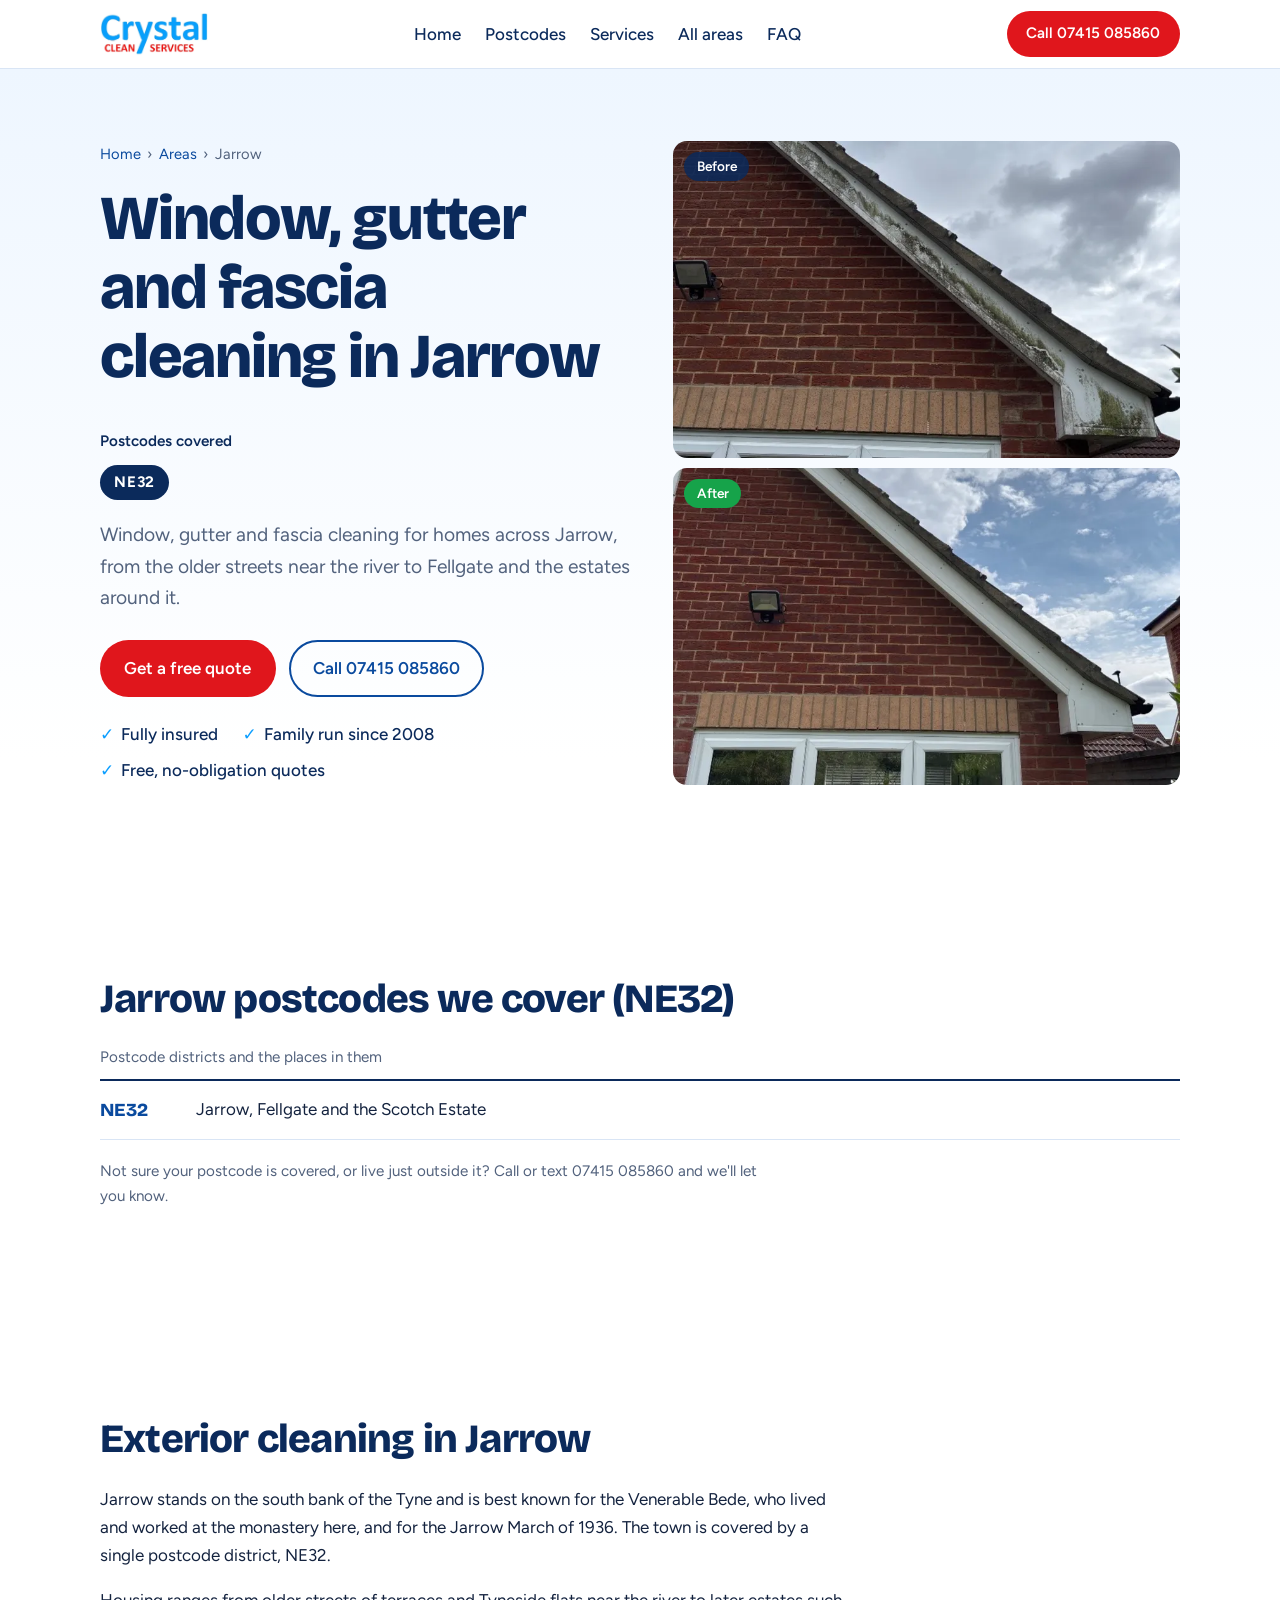
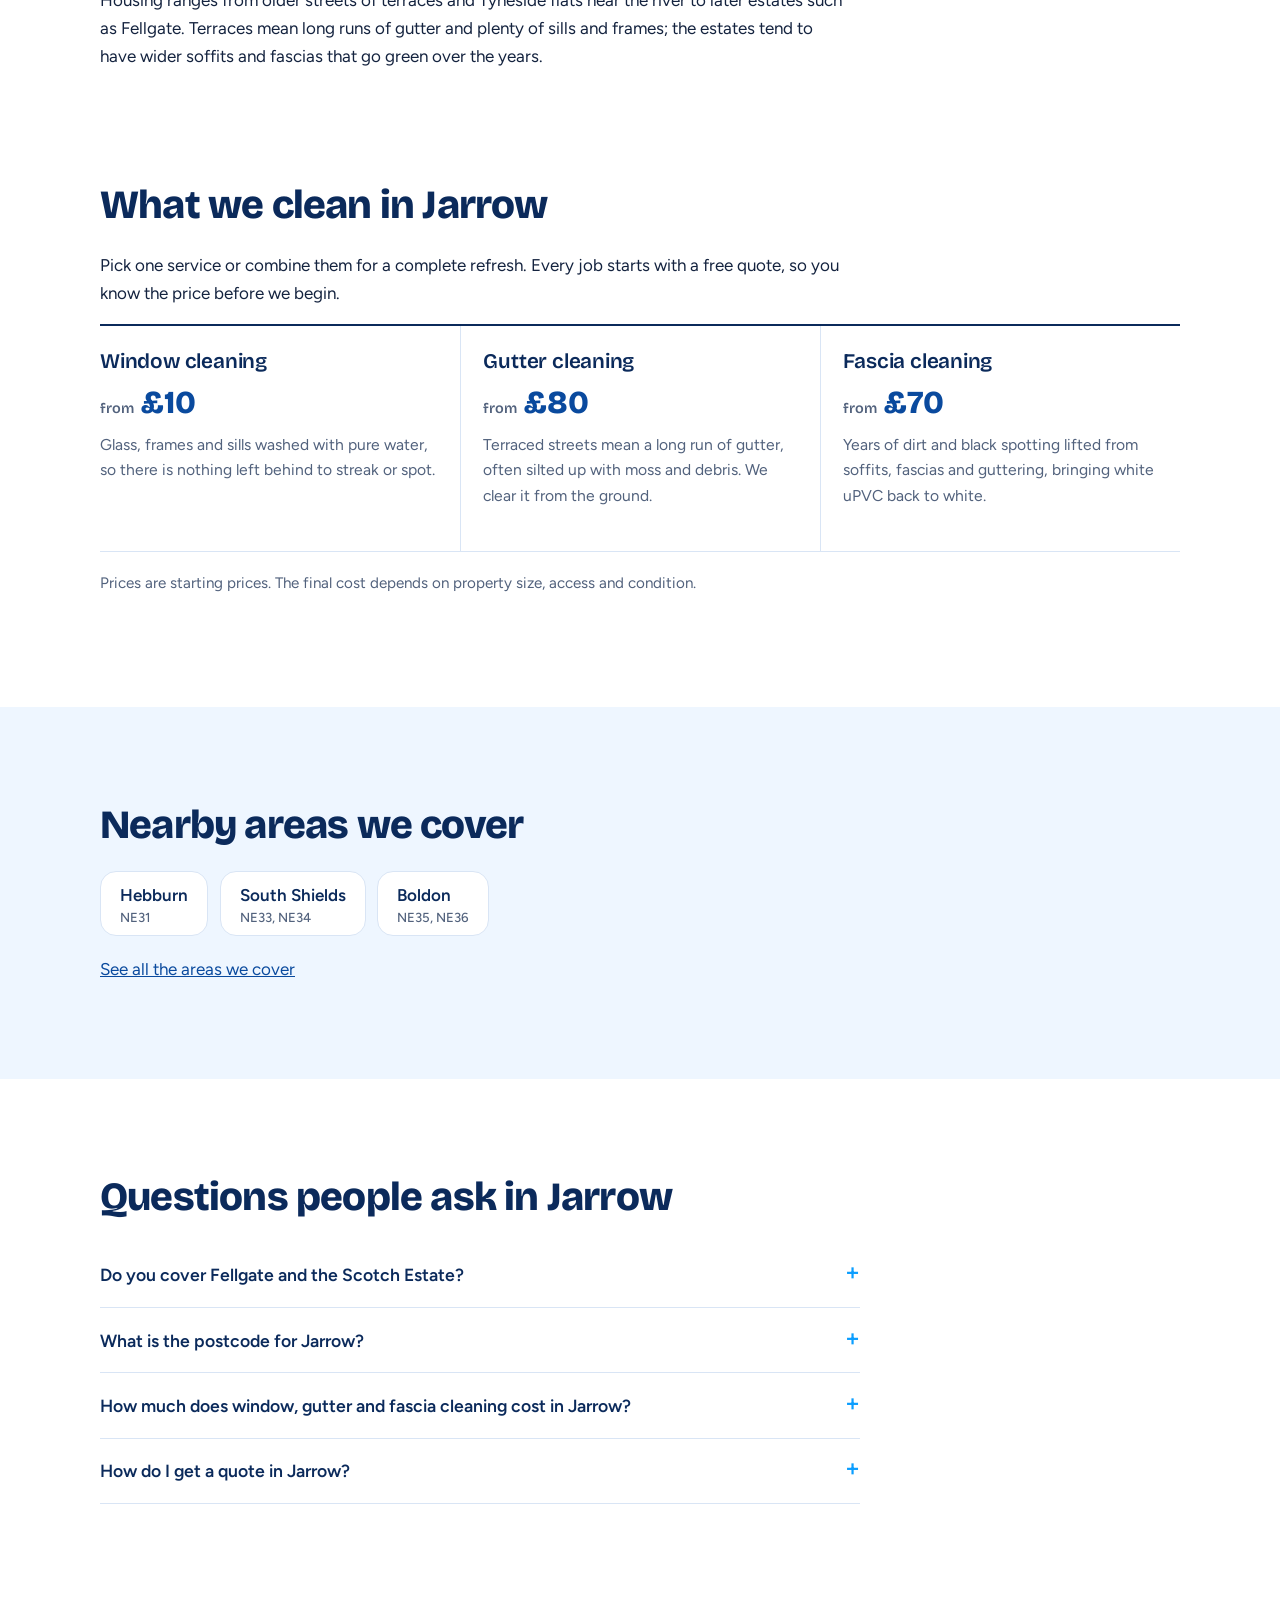
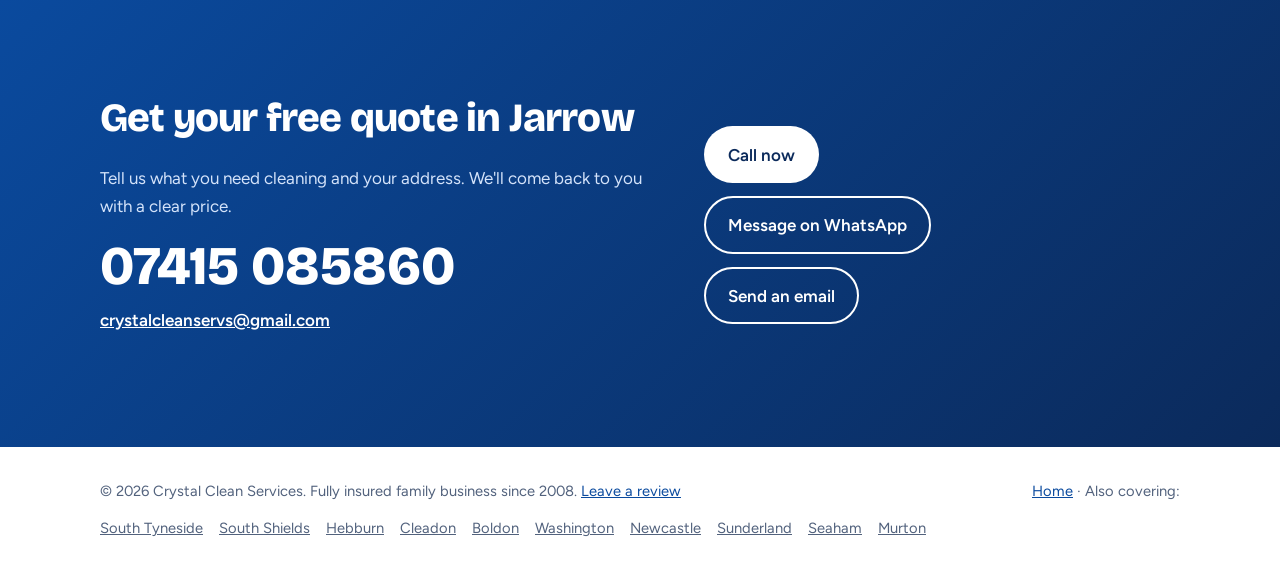
<file: areas/jarrow/index.html>
<!DOCTYPE html>
<html lang="en-GB">
<head>
<meta charset="utf-8">
<meta name="viewport" content="width=device-width, initial-scale=1">
<title>Window, Gutter &amp; Fascia Cleaning in Jarrow (NE32) | Crystal Clean</title>
<meta name="description" content="Window, gutter and fascia cleaning in Jarrow (NE32). Family-run, fully insured since 2008. Windows from £10, gutters from £80, fascias from £70. Free quotes.">
<link rel="canonical" href="https://dmbennison.github.io/Crystal-Clean/areas/jarrow/">
<meta name="robots" content="index, follow, max-image-preview:large, max-snippet:-1">
<meta name="theme-color" content="#0a4a9e">
<link rel="icon" href="../../favicon.svg" type="image/svg+xml">
<link rel="apple-touch-icon" href="../../Images/logo.png">

<meta property="og:type" content="website">
<meta property="og:site_name" content="Crystal Clean Services">
<meta property="og:locale" content="en_GB">
<meta property="og:title" content="Window, Gutter &amp; Fascia Cleaning in Jarrow (NE32) | Crystal Clean">
<meta property="og:description" content="Window, gutter and fascia cleaning in Jarrow (NE32). Family-run, fully insured since 2008. Windows from £10, gutters from £80, fascias from £70. Free quotes.">
<meta property="og:url" content="https://dmbennison.github.io/Crystal-Clean/areas/jarrow/">
<meta property="og:image" content="https://dmbennison.github.io/Crystal-Clean/Images/social.jpg">
<meta name="twitter:card" content="summary_large_image">

<link rel="preconnect" href="https://fonts.googleapis.com">
<link rel="preconnect" href="https://fonts.gstatic.com" crossorigin>
<link href="https://fonts.googleapis.com/css2?family=Bricolage+Grotesque:opsz,wght@12..96,600;12..96,800&family=Figtree:wght@400;500;600&display=swap" rel="stylesheet">
<link rel="stylesheet" href="../area.css">

<script type="application/ld+json">
{
 "@context": "https://schema.org",
 "@graph": [
  {
   "@type": "BreadcrumbList",
   "itemListElement": [
    {
     "@type": "ListItem",
     "position": 1,
     "name": "Home",
     "item": "https://dmbennison.github.io/Crystal-Clean/"
    },
    {
     "@type": "ListItem",
     "position": 2,
     "name": "Areas",
     "item": "https://dmbennison.github.io/Crystal-Clean/#areas"
    },
    {
     "@type": "ListItem",
     "position": 3,
     "name": "Jarrow",
     "item": "https://dmbennison.github.io/Crystal-Clean/areas/jarrow/"
    }
   ]
  },
  {
   "@type": "Service",
   "@id": "https://dmbennison.github.io/Crystal-Clean/areas/jarrow/#service",
   "name": "Window, gutter and fascia cleaning in Jarrow",
   "url": "https://dmbennison.github.io/Crystal-Clean/areas/jarrow/",
   "serviceType": [
    "Window cleaning",
    "Gutter cleaning",
    "Fascia and soffit cleaning"
   ],
   "provider": {
    "@id": "https://dmbennison.github.io/Crystal-Clean/#business"
   },
   "areaServed": {
    "@type": "Place",
    "name": "Jarrow",
    "description": "Postcodes NE32"
   }
  },
  {
   "@type": "FAQPage",
   "mainEntity": [
    {
     "@type": "Question",
     "name": "Do you cover Fellgate and the Scotch Estate?",
     "acceptedAnswer": {
      "@type": "Answer",
      "text": "Yes. Jarrow, Fellgate and the Scotch Estate are all in the NE32 postcode district, which we cover."
     }
    },
    {
     "@type": "Question",
     "name": "What is the postcode for Jarrow?",
     "acceptedAnswer": {
      "@type": "Answer",
      "text": "Jarrow is NE32. Hebburn, just along the river, is NE31, and South Shields is NE33 and NE34. We cover all of them."
     }
    },
    {
     "@type": "Question",
     "name": "How much does window, gutter and fascia cleaning cost in Jarrow?",
     "acceptedAnswer": {
      "@type": "Answer",
      "text": "Window cleaning starts from £10, gutter cleaning from £80 and fascia cleaning from £70. The final price depends on the size and type of the property, so we give a free quote first."
     }
    },
    {
     "@type": "Question",
     "name": "How do I get a quote in Jarrow?",
     "acceptedAnswer": {
      "@type": "Answer",
      "text": "Call or text 07415 085860, message us on WhatsApp or email crystalcleanservs@gmail.com with your address and what you need cleaning. Quotes are free."
     }
    }
   ]
  }
 ]
}
</script>
</head>
<body data-area="Jarrow">
<a class="skip" href="#main">Skip to content</a>
<aside class="offer" id="offerBanner" role="region" aria-label="Special offer" hidden>
  <div class="offer-in">
    <span class="offer-tag">Special offer</span>
    <p class="offer-text" id="offerText"></p>
    <span class="offer-until" id="offerUntil"></span>
    <a class="offer-cta" id="offerCta" href="#contact">Get a free quote</a>
  </div>
  <button class="offer-x" id="offerX" type="button" aria-label="Hide this offer">&times;</button>
</aside>

<header>
  <div class="wrap bar">
    <a href="../../" aria-label="Crystal Clean Services home"><img src="../../Images/logo.webp" alt="Crystal Clean Services logo" width="108" height="44"></a>
    <nav aria-label="Main"><ul>
      <li><a href="../../">Home</a></li>
      <li><a href="#postcodes">Postcodes</a></li>
      <li><a href="#services">Services</a></li>
      <li><a href="../../#areas">All areas</a></li>
      <li><a href="#faq">FAQ</a></li>
    </ul></nav>
    <a class="btn btn-primary btn-sm" href="tel:+447415085860">Call 07415 085860</a>
  </div>
</header>

<main id="main">
<section class="hero" id="top">
  <div class="wrap hero-grid">
    <div>
      <p class="crumbs"><a href="../../">Home</a><span aria-hidden="true">›</span><a href="../../#areas">Areas</a><span aria-hidden="true">›</span>Jarrow</p>
      <h1>Window, gutter and fascia cleaning in Jarrow</h1>
      <span class="chips-label">Postcodes covered</span>
      <ul class="chips" aria-label="Postcodes covered"><li>NE32</li></ul>
      <p class="lead" style="margin-top:1.2rem">Window, gutter and fascia cleaning for homes across Jarrow, from the older streets near the river to Fellgate and the estates around it.</p>
      <div class="cta-row">
        <a class="btn btn-primary" href="#contact" data-quote>Get a free quote</a>
        <a class="btn btn-ghost" href="tel:+447415085860">Call 07415 085860</a>
      </div>
      <ul class="trust">
        <li>Fully insured</li><li>Family run since 2008</li><li>Free, no-obligation quotes</li>
      </ul>
    </div>
    <div class="pair" role="group" aria-label="Fascia before and after cleaning">
      <figure><img src="../../Images/fascia-before.webp" width="800" height="707" alt="Gable fascia board covered in green algae before cleaning"><span class="tag">Before</span></figure>
      <figure><img src="../../Images/fascia-after.webp" width="800" height="706" alt="The same fascia board bright white after cleaning" fetchpriority="high"><span class="tag after">After</span></figure>
    </div>
  </div>
</section>

<section id="postcodes">
  <div class="wrap">
    <h2>Jarrow postcodes we cover (NE32)</h2>
    <div class="pc-wrap">
      <table class="pc">
        <caption>Postcode districts and the places in them</caption>
        <tbody><tr><th scope="row">NE32</th><td>Jarrow, Fellgate and the Scotch Estate</td></tr></tbody>
      </table>
    </div>
    <p class="note">Not sure your postcode is covered, or live just outside it? Call or text 07415 085860 and we'll let you know.</p>
  </div>
</section>

<section class="about">
  <div class="wrap">
    <h2>Exterior cleaning in Jarrow</h2>
    <p>Jarrow stands on the south bank of the Tyne and is best known for the Venerable Bede, who lived and worked at the monastery here, and for the Jarrow March of 1936. The town is covered by a single postcode district, NE32.</p><p>Housing ranges from older streets of terraces and Tyneside flats near the river to later estates such as Fellgate. Terraces mean long runs of gutter and plenty of sills and frames; the estates tend to have wider soffits and fascias that go green over the years.</p>
  </div>
</section>

<section id="services" style="padding-top:0">
  <div class="wrap">
    <h2>What we clean in Jarrow</h2>
    <p>Pick one service or combine them for a complete refresh. Every job starts with a free quote, so you know the price before we begin.</p>
    <div class="services">
      <article class="svc">
        <h3>Window cleaning</h3>
        <div class="price"><small>from</small> £10</div>
        <p class="svc-local">Glass, frames and sills washed with pure water, so there is nothing left behind to streak or spot.</p>
      </article>
      <article class="svc">
        <h3>Gutter cleaning</h3>
        <div class="price"><small>from</small> £80</div>
        <p class="svc-local">Terraced streets mean a long run of gutter, often silted up with moss and debris. We clear it from the ground.</p>
      </article>
      <article class="svc">
        <h3>Fascia cleaning</h3>
        <div class="price"><small>from</small> £70</div>
        <p class="svc-local">Years of dirt and black spotting lifted from soffits, fascias and guttering, bringing white uPVC back to white.</p>
      </article>
    </div>
    <p class="note">Prices are starting prices. The final cost depends on property size, access and condition.</p>
  </div>
</section>

<section class="areas nearby">
  <div class="wrap">
    <h2>Nearby areas we cover</h2>
    <ul class="area-list"><li><a href="../hebburn/">Hebburn<small>NE31</small></a></li><li><a href="../south-shields/">South Shields<small>NE33, NE34</small></a></li><li><a href="../boldon/">Boldon<small>NE35, NE36</small></a></li></ul>
    <p style="margin:0"><a href="../../#areas">See all the areas we cover</a></p>
  </div>
</section>

<section id="faq">
  <div class="wrap faq">
    <h2>Questions people ask in Jarrow</h2>
    <details><summary>Do you cover Fellgate and the Scotch Estate?</summary><p>Yes. Jarrow, Fellgate and the Scotch Estate are all in the NE32 postcode district, which we cover.</p></details><details><summary>What is the postcode for Jarrow?</summary><p>Jarrow is NE32. Hebburn, just along the river, is NE31, and South Shields is NE33 and NE34. We cover all of them.</p></details><details><summary>How much does window, gutter and fascia cleaning cost in Jarrow?</summary><p>Window cleaning starts from £10, gutter cleaning from £80 and fascia cleaning from £70. The final price depends on the size and type of the property, so we give a free quote first.</p></details><details><summary>How do I get a quote in Jarrow?</summary><p>Call or text 07415 085860, message us on WhatsApp or email crystalcleanservs@gmail.com with your address and what you need cleaning. Quotes are free.</p></details>
  </div>
</section>

<section class="contact" id="contact">
  <div class="wrap contact-grid">
    <div>
      <h2>Get your free quote in Jarrow</h2>
      <p>Tell us what you need cleaning and your address. We'll come back to you with a clear price.</p>
      <a class="phone" href="tel:+447415085860">07415 085860</a>
      <p style="margin-top:.6rem"><a class="mail" href="mailto:crystalcleanservs@gmail.com?subject=Quote%20request%20-%20Jarrow">crystalcleanservs@gmail.com</a></p>
    </div>
    <div class="cta-row" style="flex-direction:column;align-items:flex-start">
      <a class="btn btn-primary" href="tel:+447415085860">Call now</a>
      <a class="btn btn-ghost" href="https://wa.me/447415085860?text=Hi%2C%20I%27d%20like%20a%20quote%20in%20Jarrow%20please">Message on WhatsApp</a>
      <a class="btn btn-ghost" href="mailto:crystalcleanservs@gmail.com?subject=Quote%20request%20-%20Jarrow">Send an email</a>
    </div>
  </div>
</section>
</main>

<footer>
  <div class="wrap">
    <span>© <span id="y">2026</span> Crystal Clean Services. Fully insured family business since 2008. <a href="https://g.page/r/CcrS7bdH_LkEEBM/review" target="_blank" rel="noopener">Leave a review</a></span>
    <span><a href="../../">Home</a> · Also covering:</span>
  </div>
  <div class="wrap"><ul class="footlinks"><li><a href="../south-tyneside/">South Tyneside</a></li><li><a href="../south-shields/">South Shields</a></li><li><a href="../hebburn/">Hebburn</a></li><li><a href="../cleadon/">Cleadon</a></li><li><a href="../boldon/">Boldon</a></li><li><a href="../washington/">Washington</a></li><li><a href="../newcastle/">Newcastle</a></li><li><a href="../sunderland/">Sunderland</a></li><li><a href="../seaham/">Seaham</a></li><li><a href="../murton/">Murton</a></li></ul></div>
</footer>
<script>document.getElementById('y').textContent=new Date().getFullYear()</script>
<script src="../../enquiry-config.js"></script>
<script src="../area.js"></script>
</body>
</html>
</file>
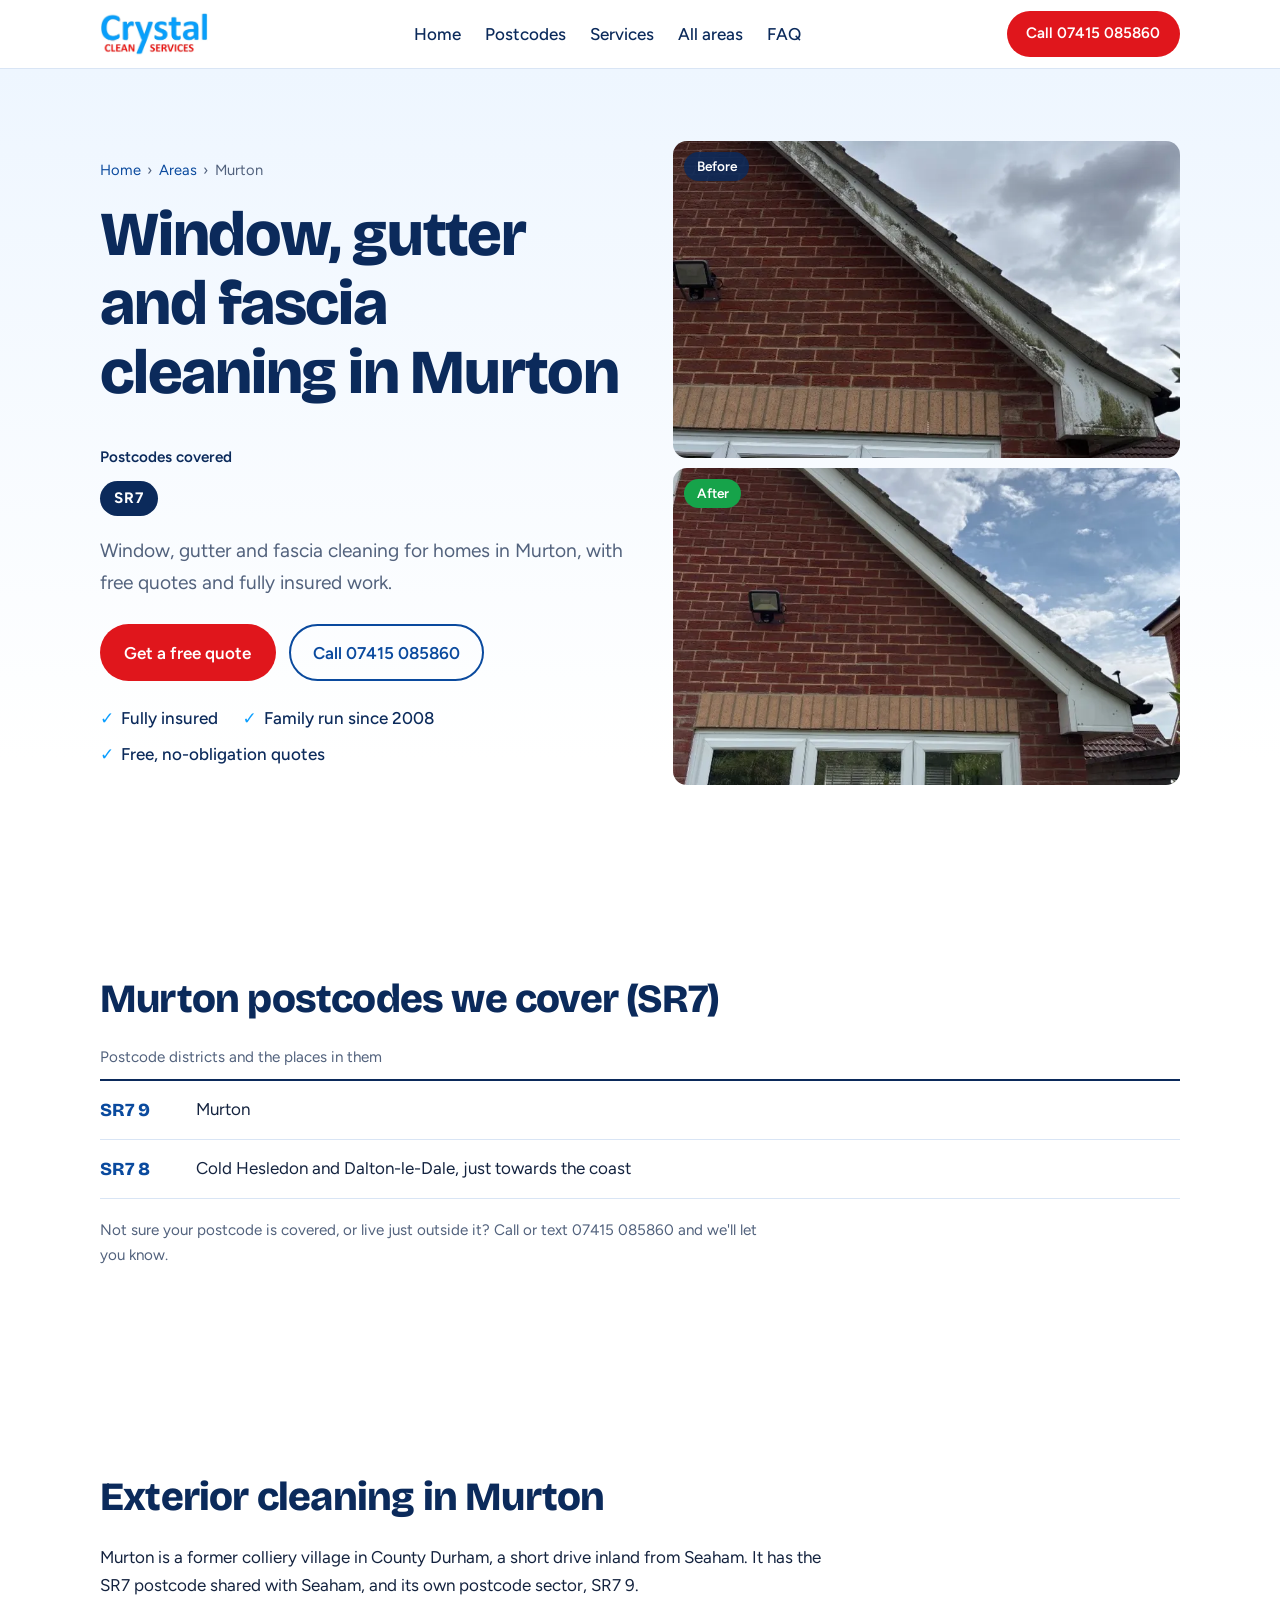
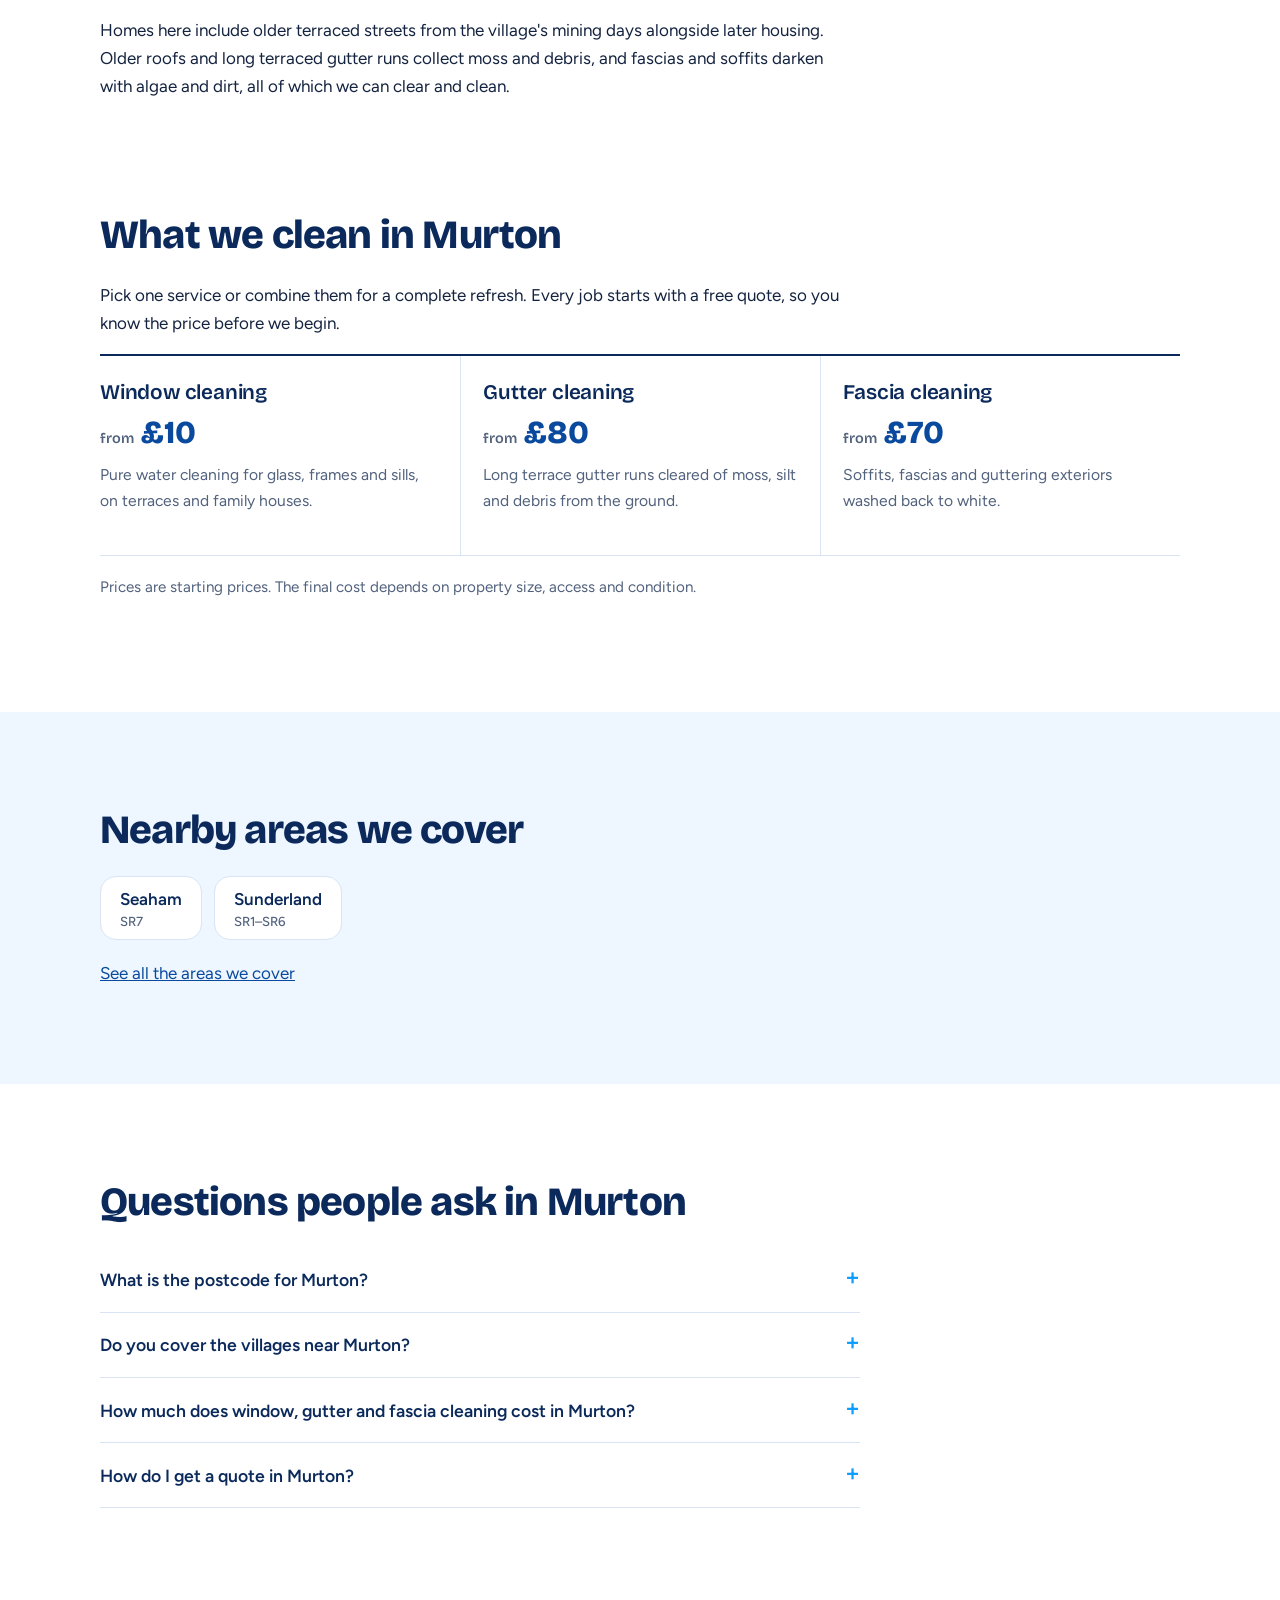
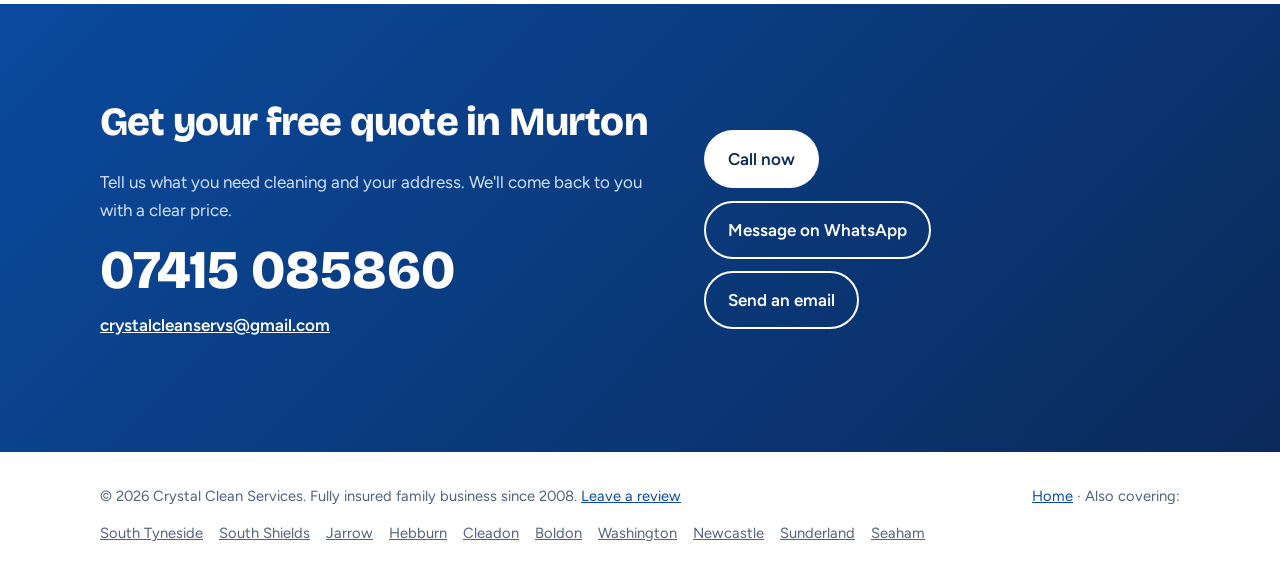
<file: areas/murton/index.html>
<!DOCTYPE html>
<html lang="en-GB">
<head>
<meta charset="utf-8">
<meta name="viewport" content="width=device-width, initial-scale=1">
<title>Window, Gutter &amp; Fascia Cleaning in Murton (SR7) | Crystal Clean</title>
<meta name="description" content="Window, gutter and fascia cleaning in Murton (SR7). Family-run, fully insured since 2008. Windows from £10, gutters from £80, fascias from £70. Free quotes.">
<link rel="canonical" href="https://dmbennison.github.io/Crystal-Clean/areas/murton/">
<meta name="robots" content="index, follow, max-image-preview:large, max-snippet:-1">
<meta name="theme-color" content="#0a4a9e">
<link rel="icon" href="../../favicon.svg" type="image/svg+xml">
<link rel="apple-touch-icon" href="../../Images/logo.png">

<meta property="og:type" content="website">
<meta property="og:site_name" content="Crystal Clean Services">
<meta property="og:locale" content="en_GB">
<meta property="og:title" content="Window, Gutter &amp; Fascia Cleaning in Murton (SR7) | Crystal Clean">
<meta property="og:description" content="Window, gutter and fascia cleaning in Murton (SR7). Family-run, fully insured since 2008. Windows from £10, gutters from £80, fascias from £70. Free quotes.">
<meta property="og:url" content="https://dmbennison.github.io/Crystal-Clean/areas/murton/">
<meta property="og:image" content="https://dmbennison.github.io/Crystal-Clean/Images/social.jpg">
<meta name="twitter:card" content="summary_large_image">

<link rel="preconnect" href="https://fonts.googleapis.com">
<link rel="preconnect" href="https://fonts.gstatic.com" crossorigin>
<link href="https://fonts.googleapis.com/css2?family=Bricolage+Grotesque:opsz,wght@12..96,600;12..96,800&family=Figtree:wght@400;500;600&display=swap" rel="stylesheet">
<link rel="stylesheet" href="../area.css">

<script type="application/ld+json">
{
 "@context": "https://schema.org",
 "@graph": [
  {
   "@type": "BreadcrumbList",
   "itemListElement": [
    {
     "@type": "ListItem",
     "position": 1,
     "name": "Home",
     "item": "https://dmbennison.github.io/Crystal-Clean/"
    },
    {
     "@type": "ListItem",
     "position": 2,
     "name": "Areas",
     "item": "https://dmbennison.github.io/Crystal-Clean/#areas"
    },
    {
     "@type": "ListItem",
     "position": 3,
     "name": "Murton",
     "item": "https://dmbennison.github.io/Crystal-Clean/areas/murton/"
    }
   ]
  },
  {
   "@type": "Service",
   "@id": "https://dmbennison.github.io/Crystal-Clean/areas/murton/#service",
   "name": "Window, gutter and fascia cleaning in Murton",
   "url": "https://dmbennison.github.io/Crystal-Clean/areas/murton/",
   "serviceType": [
    "Window cleaning",
    "Gutter cleaning",
    "Fascia and soffit cleaning"
   ],
   "provider": {
    "@id": "https://dmbennison.github.io/Crystal-Clean/#business"
   },
   "areaServed": {
    "@type": "Place",
    "name": "Murton",
    "description": "Postcodes SR7"
   }
  },
  {
   "@type": "FAQPage",
   "mainEntity": [
    {
     "@type": "Question",
     "name": "What is the postcode for Murton?",
     "acceptedAnswer": {
      "@type": "Answer",
      "text": "Murton is SR7 9. It shares the SR7 district with Seaham, which we also cover."
     }
    },
    {
     "@type": "Question",
     "name": "Do you cover the villages near Murton?",
     "acceptedAnswer": {
      "@type": "Answer",
      "text": "Often, yes. If you're close by but not sure, send us your address and we'll tell you."
     }
    },
    {
     "@type": "Question",
     "name": "How much does window, gutter and fascia cleaning cost in Murton?",
     "acceptedAnswer": {
      "@type": "Answer",
      "text": "Window cleaning starts from £10, gutter cleaning from £80 and fascia cleaning from £70. The final price depends on the size and type of the property, so we give a free quote first."
     }
    },
    {
     "@type": "Question",
     "name": "How do I get a quote in Murton?",
     "acceptedAnswer": {
      "@type": "Answer",
      "text": "Call or text 07415 085860, message us on WhatsApp or email crystalcleanservs@gmail.com with your address and what you need cleaning. Quotes are free."
     }
    }
   ]
  }
 ]
}
</script>
</head>
<body data-area="Murton">
<a class="skip" href="#main">Skip to content</a>
<aside class="offer" id="offerBanner" role="region" aria-label="Special offer" hidden>
  <div class="offer-in">
    <span class="offer-tag">Special offer</span>
    <p class="offer-text" id="offerText"></p>
    <span class="offer-until" id="offerUntil"></span>
    <a class="offer-cta" id="offerCta" href="#contact">Get a free quote</a>
  </div>
  <button class="offer-x" id="offerX" type="button" aria-label="Hide this offer">&times;</button>
</aside>

<header>
  <div class="wrap bar">
    <a href="../../" aria-label="Crystal Clean Services home"><img src="../../Images/logo.webp" alt="Crystal Clean Services logo" width="108" height="44"></a>
    <nav aria-label="Main"><ul>
      <li><a href="../../">Home</a></li>
      <li><a href="#postcodes">Postcodes</a></li>
      <li><a href="#services">Services</a></li>
      <li><a href="../../#areas">All areas</a></li>
      <li><a href="#faq">FAQ</a></li>
    </ul></nav>
    <a class="btn btn-primary btn-sm" href="tel:+447415085860">Call 07415 085860</a>
  </div>
</header>

<main id="main">
<section class="hero" id="top">
  <div class="wrap hero-grid">
    <div>
      <p class="crumbs"><a href="../../">Home</a><span aria-hidden="true">›</span><a href="../../#areas">Areas</a><span aria-hidden="true">›</span>Murton</p>
      <h1>Window, gutter and fascia cleaning in Murton</h1>
      <span class="chips-label">Postcodes covered</span>
      <ul class="chips" aria-label="Postcodes covered"><li>SR7</li></ul>
      <p class="lead" style="margin-top:1.2rem">Window, gutter and fascia cleaning for homes in Murton, with free quotes and fully insured work.</p>
      <div class="cta-row">
        <a class="btn btn-primary" href="#contact" data-quote>Get a free quote</a>
        <a class="btn btn-ghost" href="tel:+447415085860">Call 07415 085860</a>
      </div>
      <ul class="trust">
        <li>Fully insured</li><li>Family run since 2008</li><li>Free, no-obligation quotes</li>
      </ul>
    </div>
    <div class="pair" role="group" aria-label="Fascia before and after cleaning">
      <figure><img src="../../Images/fascia-before.webp" width="800" height="707" alt="Gable fascia board covered in green algae before cleaning"><span class="tag">Before</span></figure>
      <figure><img src="../../Images/fascia-after.webp" width="800" height="706" alt="The same fascia board bright white after cleaning" fetchpriority="high"><span class="tag after">After</span></figure>
    </div>
  </div>
</section>

<section id="postcodes">
  <div class="wrap">
    <h2>Murton postcodes we cover (SR7)</h2>
    <div class="pc-wrap">
      <table class="pc">
        <caption>Postcode districts and the places in them</caption>
        <tbody><tr><th scope="row">SR7 9</th><td>Murton</td></tr><tr><th scope="row">SR7 8</th><td>Cold Hesledon and Dalton-le-Dale, just towards the coast</td></tr></tbody>
      </table>
    </div>
    <p class="note">Not sure your postcode is covered, or live just outside it? Call or text 07415 085860 and we'll let you know.</p>
  </div>
</section>

<section class="about">
  <div class="wrap">
    <h2>Exterior cleaning in Murton</h2>
    <p>Murton is a former colliery village in County Durham, a short drive inland from Seaham. It has the SR7 postcode shared with Seaham, and its own postcode sector, SR7 9.</p><p>Homes here include older terraced streets from the village's mining days alongside later housing. Older roofs and long terraced gutter runs collect moss and debris, and fascias and soffits darken with algae and dirt, all of which we can clear and clean.</p>
  </div>
</section>

<section id="services" style="padding-top:0">
  <div class="wrap">
    <h2>What we clean in Murton</h2>
    <p>Pick one service or combine them for a complete refresh. Every job starts with a free quote, so you know the price before we begin.</p>
    <div class="services">
      <article class="svc">
        <h3>Window cleaning</h3>
        <div class="price"><small>from</small> £10</div>
        <p class="svc-local">Pure water cleaning for glass, frames and sills, on terraces and family houses.</p>
      </article>
      <article class="svc">
        <h3>Gutter cleaning</h3>
        <div class="price"><small>from</small> £80</div>
        <p class="svc-local">Long terrace gutter runs cleared of moss, silt and debris from the ground.</p>
      </article>
      <article class="svc">
        <h3>Fascia cleaning</h3>
        <div class="price"><small>from</small> £70</div>
        <p class="svc-local">Soffits, fascias and guttering exteriors washed back to white.</p>
      </article>
    </div>
    <p class="note">Prices are starting prices. The final cost depends on property size, access and condition.</p>
  </div>
</section>

<section class="areas nearby">
  <div class="wrap">
    <h2>Nearby areas we cover</h2>
    <ul class="area-list"><li><a href="../seaham/">Seaham<small>SR7</small></a></li><li><a href="../sunderland/">Sunderland<small>SR1–SR6</small></a></li></ul>
    <p style="margin:0"><a href="../../#areas">See all the areas we cover</a></p>
  </div>
</section>

<section id="faq">
  <div class="wrap faq">
    <h2>Questions people ask in Murton</h2>
    <details><summary>What is the postcode for Murton?</summary><p>Murton is SR7 9. It shares the SR7 district with Seaham, which we also cover.</p></details><details><summary>Do you cover the villages near Murton?</summary><p>Often, yes. If you're close by but not sure, send us your address and we'll tell you.</p></details><details><summary>How much does window, gutter and fascia cleaning cost in Murton?</summary><p>Window cleaning starts from £10, gutter cleaning from £80 and fascia cleaning from £70. The final price depends on the size and type of the property, so we give a free quote first.</p></details><details><summary>How do I get a quote in Murton?</summary><p>Call or text 07415 085860, message us on WhatsApp or email crystalcleanservs@gmail.com with your address and what you need cleaning. Quotes are free.</p></details>
  </div>
</section>

<section class="contact" id="contact">
  <div class="wrap contact-grid">
    <div>
      <h2>Get your free quote in Murton</h2>
      <p>Tell us what you need cleaning and your address. We'll come back to you with a clear price.</p>
      <a class="phone" href="tel:+447415085860">07415 085860</a>
      <p style="margin-top:.6rem"><a class="mail" href="mailto:crystalcleanservs@gmail.com?subject=Quote%20request%20-%20Murton">crystalcleanservs@gmail.com</a></p>
    </div>
    <div class="cta-row" style="flex-direction:column;align-items:flex-start">
      <a class="btn btn-primary" href="tel:+447415085860">Call now</a>
      <a class="btn btn-ghost" href="https://wa.me/447415085860?text=Hi%2C%20I%27d%20like%20a%20quote%20in%20Murton%20please">Message on WhatsApp</a>
      <a class="btn btn-ghost" href="mailto:crystalcleanservs@gmail.com?subject=Quote%20request%20-%20Murton">Send an email</a>
    </div>
  </div>
</section>
</main>

<footer>
  <div class="wrap">
    <span>© <span id="y">2026</span> Crystal Clean Services. Fully insured family business since 2008. <a href="https://g.page/r/CcrS7bdH_LkEEBM/review" target="_blank" rel="noopener">Leave a review</a></span>
    <span><a href="../../">Home</a> · Also covering:</span>
  </div>
  <div class="wrap"><ul class="footlinks"><li><a href="../south-tyneside/">South Tyneside</a></li><li><a href="../south-shields/">South Shields</a></li><li><a href="../jarrow/">Jarrow</a></li><li><a href="../hebburn/">Hebburn</a></li><li><a href="../cleadon/">Cleadon</a></li><li><a href="../boldon/">Boldon</a></li><li><a href="../washington/">Washington</a></li><li><a href="../newcastle/">Newcastle</a></li><li><a href="../sunderland/">Sunderland</a></li><li><a href="../seaham/">Seaham</a></li></ul></div>
</footer>
<script>document.getElementById('y').textContent=new Date().getFullYear()</script>
<script src="../../enquiry-config.js"></script>
<script src="../area.js"></script>
</body>
</html>
</file>
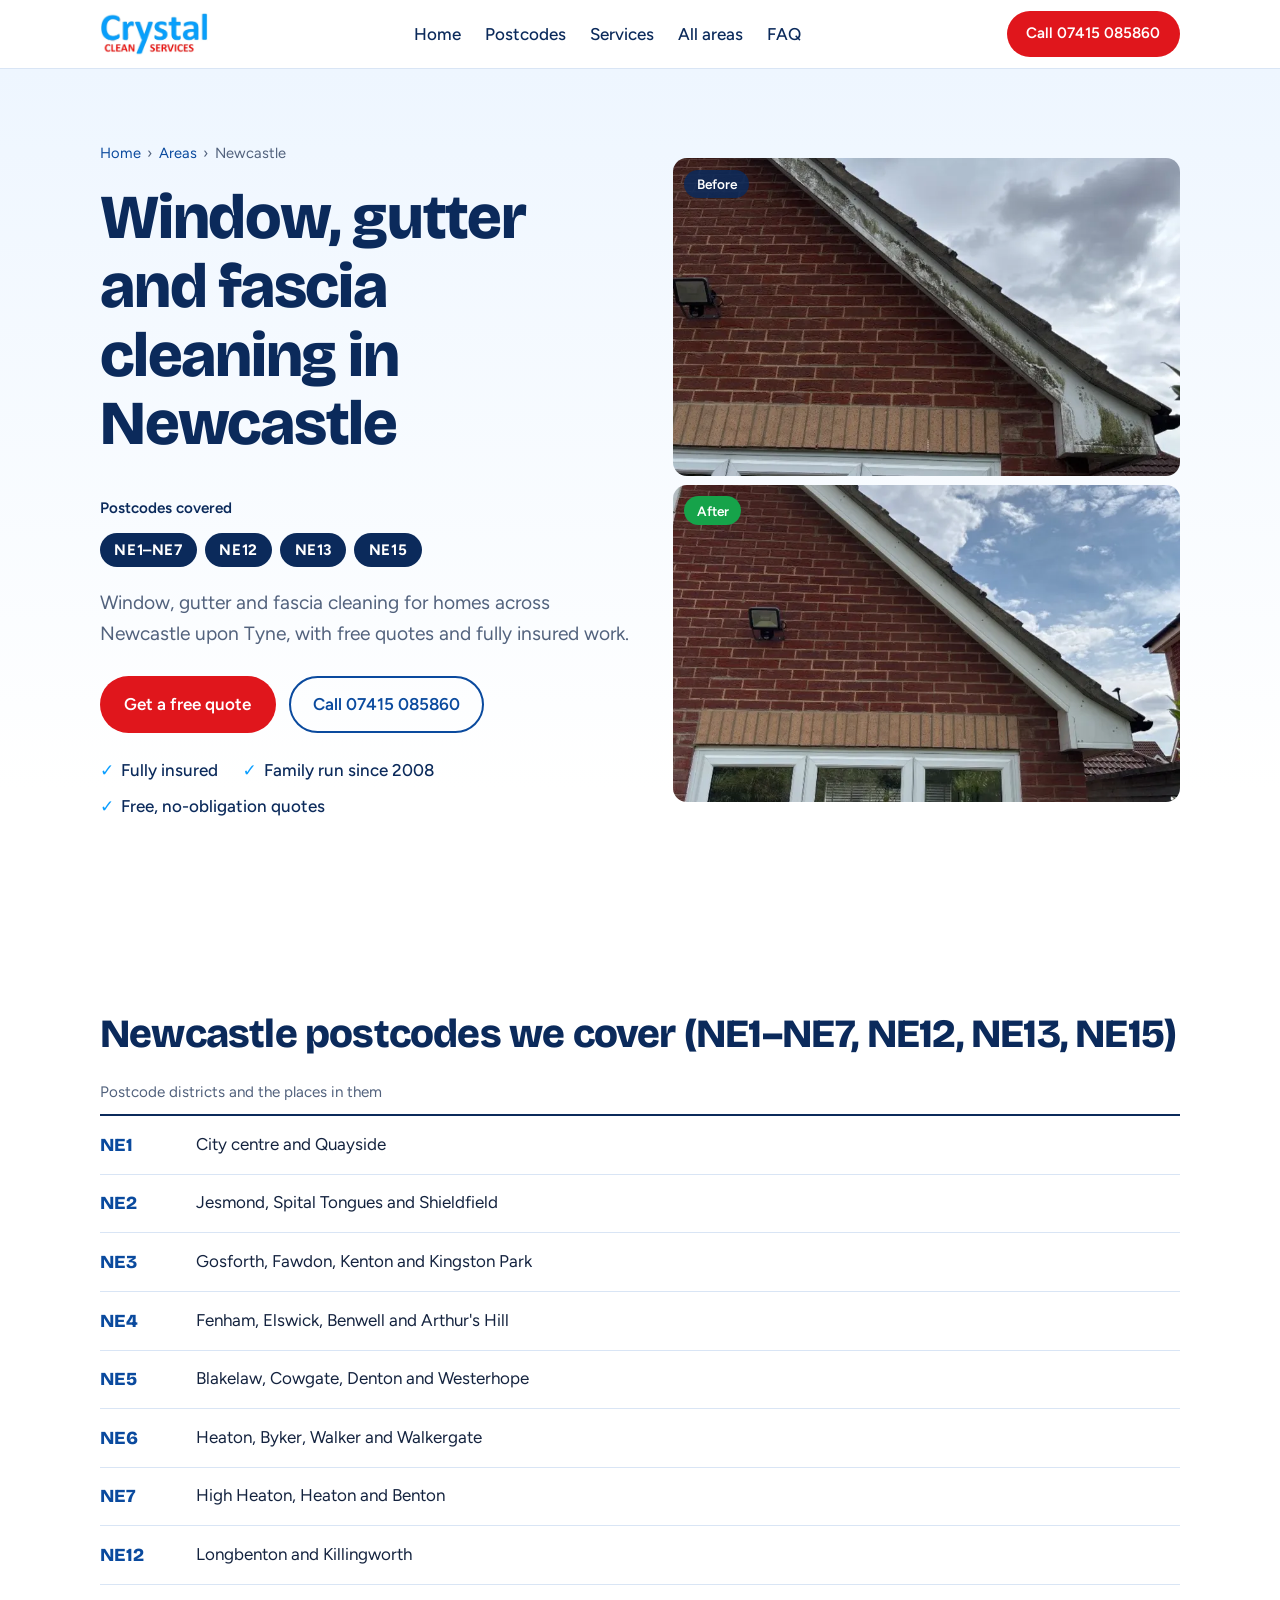
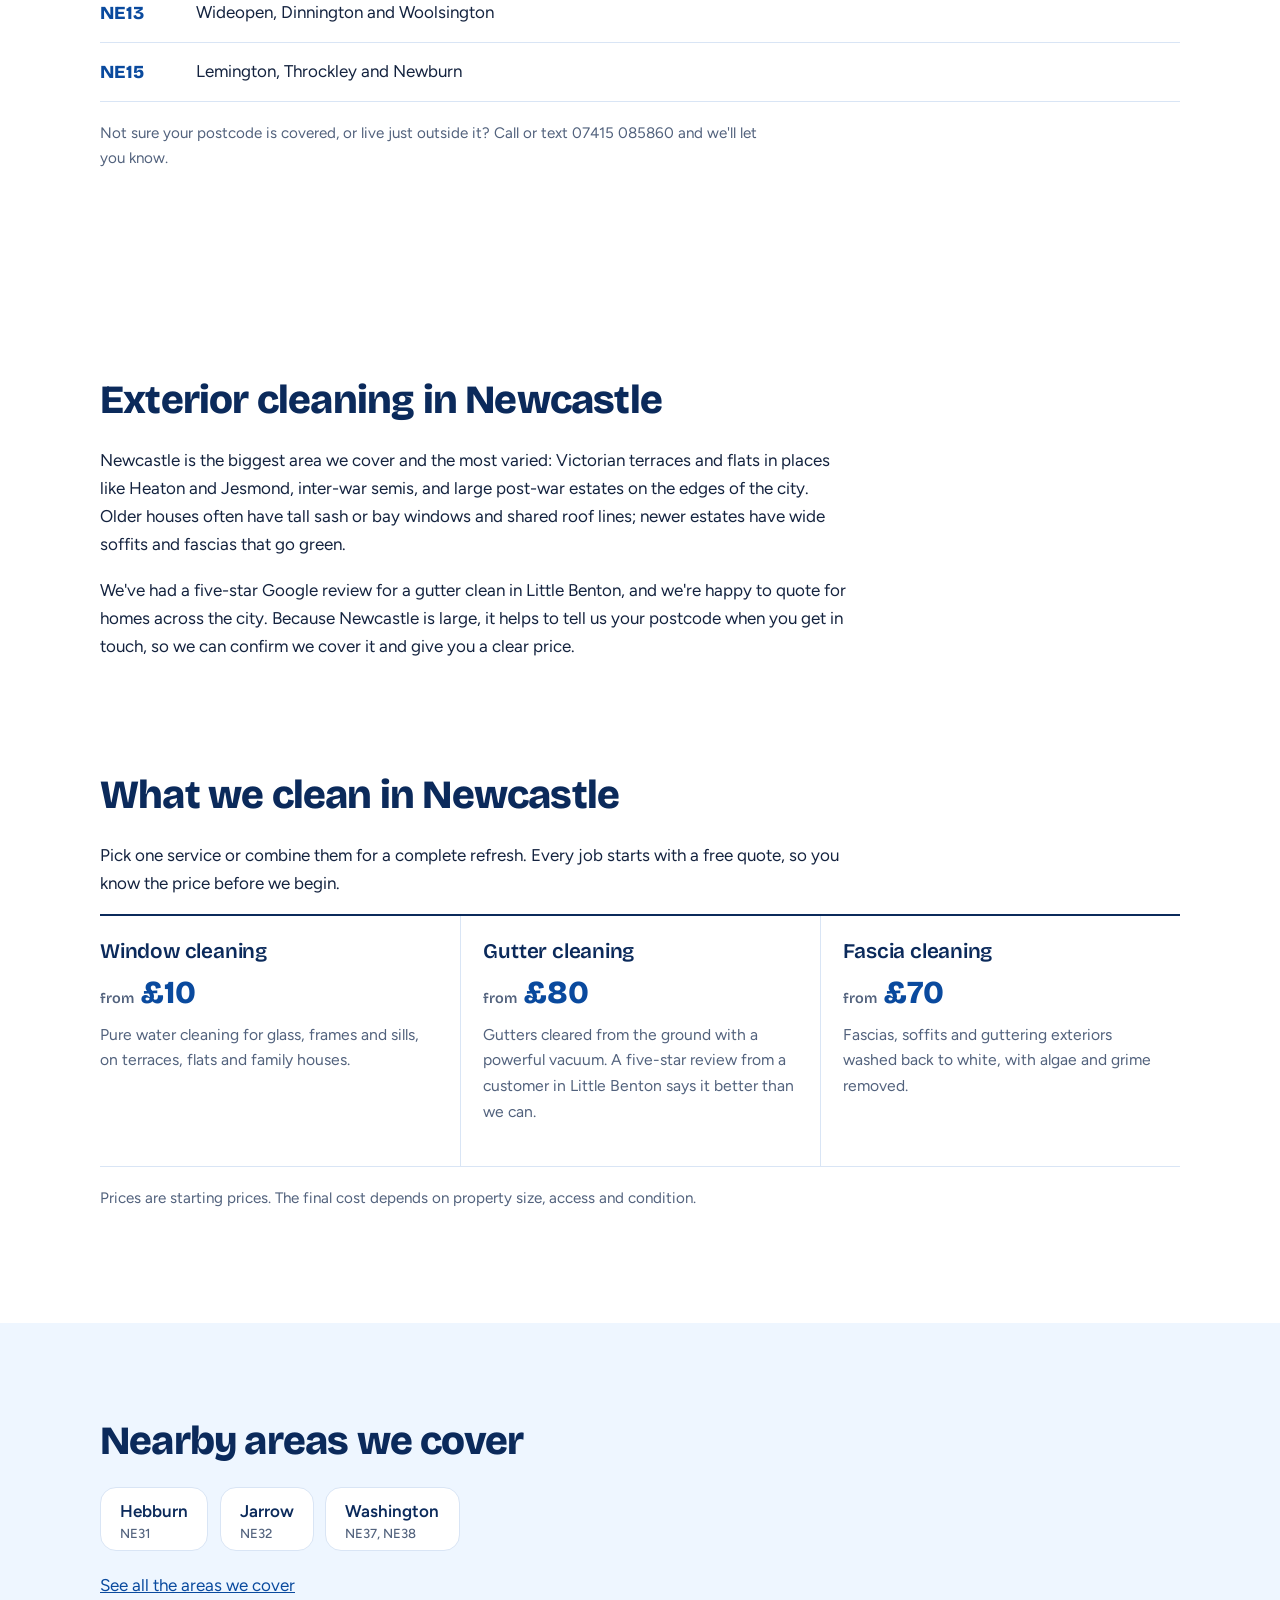
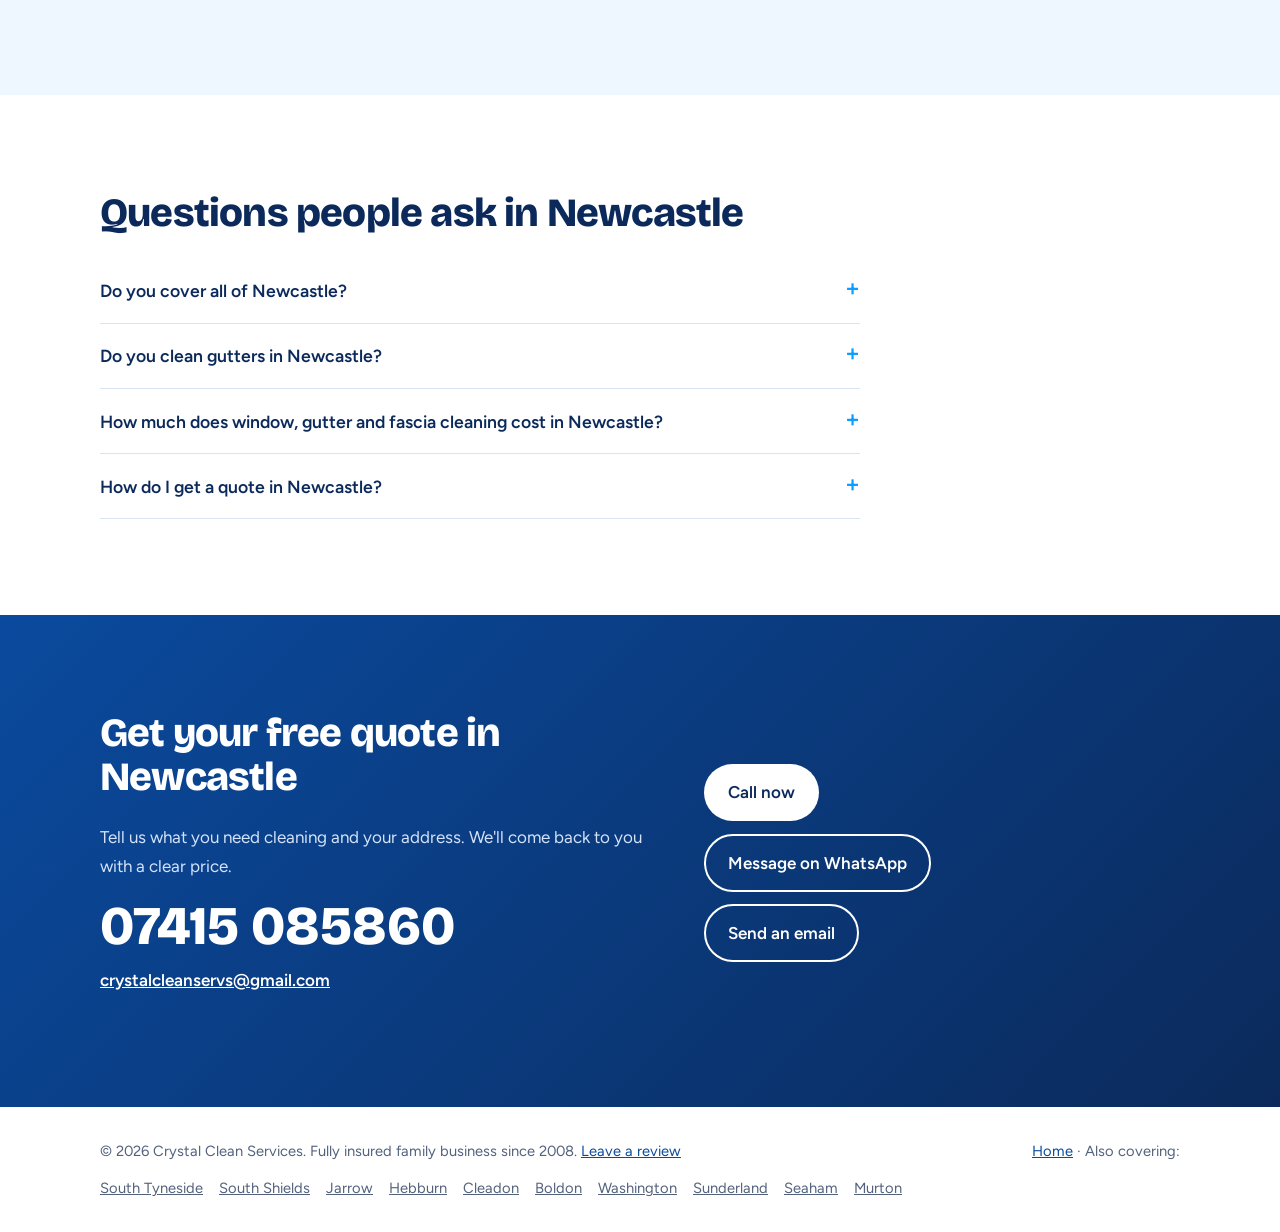
<file: areas/newcastle/index.html>
<!DOCTYPE html>
<html lang="en-GB">
<head>
<meta charset="utf-8">
<meta name="viewport" content="width=device-width, initial-scale=1">
<title>Window, Gutter &amp; Fascia Cleaning in Newcastle (NE1–NE7, NE12, NE13, NE15) | Crystal Clean</title>
<meta name="description" content="Window, gutter and fascia cleaning in Newcastle (NE1–NE7, NE12, NE13, NE15). Family-run, fully insured since 2008. Windows from £10, gutters from £80, fascias from £70. Free quotes.">
<link rel="canonical" href="https://dmbennison.github.io/Crystal-Clean/areas/newcastle/">
<meta name="robots" content="index, follow, max-image-preview:large, max-snippet:-1">
<meta name="theme-color" content="#0a4a9e">
<link rel="icon" href="../../favicon.svg" type="image/svg+xml">
<link rel="apple-touch-icon" href="../../Images/logo.png">

<meta property="og:type" content="website">
<meta property="og:site_name" content="Crystal Clean Services">
<meta property="og:locale" content="en_GB">
<meta property="og:title" content="Window, Gutter &amp; Fascia Cleaning in Newcastle (NE1–NE7, NE12, NE13, NE15) | Crystal Clean">
<meta property="og:description" content="Window, gutter and fascia cleaning in Newcastle (NE1–NE7, NE12, NE13, NE15). Family-run, fully insured since 2008. Windows from £10, gutters from £80, fascias from £70. Free quotes.">
<meta property="og:url" content="https://dmbennison.github.io/Crystal-Clean/areas/newcastle/">
<meta property="og:image" content="https://dmbennison.github.io/Crystal-Clean/Images/social.jpg">
<meta name="twitter:card" content="summary_large_image">

<link rel="preconnect" href="https://fonts.googleapis.com">
<link rel="preconnect" href="https://fonts.gstatic.com" crossorigin>
<link href="https://fonts.googleapis.com/css2?family=Bricolage+Grotesque:opsz,wght@12..96,600;12..96,800&family=Figtree:wght@400;500;600&display=swap" rel="stylesheet">
<link rel="stylesheet" href="../area.css">

<script type="application/ld+json">
{
 "@context": "https://schema.org",
 "@graph": [
  {
   "@type": "BreadcrumbList",
   "itemListElement": [
    {
     "@type": "ListItem",
     "position": 1,
     "name": "Home",
     "item": "https://dmbennison.github.io/Crystal-Clean/"
    },
    {
     "@type": "ListItem",
     "position": 2,
     "name": "Areas",
     "item": "https://dmbennison.github.io/Crystal-Clean/#areas"
    },
    {
     "@type": "ListItem",
     "position": 3,
     "name": "Newcastle",
     "item": "https://dmbennison.github.io/Crystal-Clean/areas/newcastle/"
    }
   ]
  },
  {
   "@type": "Service",
   "@id": "https://dmbennison.github.io/Crystal-Clean/areas/newcastle/#service",
   "name": "Window, gutter and fascia cleaning in Newcastle",
   "url": "https://dmbennison.github.io/Crystal-Clean/areas/newcastle/",
   "serviceType": [
    "Window cleaning",
    "Gutter cleaning",
    "Fascia and soffit cleaning"
   ],
   "provider": {
    "@id": "https://dmbennison.github.io/Crystal-Clean/#business"
   },
   "areaServed": {
    "@type": "City",
    "name": "Newcastle",
    "description": "Postcodes NE1–NE7, NE12, NE13, NE15"
   }
  },
  {
   "@type": "FAQPage",
   "mainEntity": [
    {
     "@type": "Question",
     "name": "Do you cover all of Newcastle?",
     "acceptedAnswer": {
      "@type": "Answer",
      "text": "We cover the Newcastle postcodes NE1 to NE7, NE12, NE13 and NE15. If yours isn't one of those, or you're not sure, send us your address and we'll let you know."
     }
    },
    {
     "@type": "Question",
     "name": "Do you clean gutters in Newcastle?",
     "acceptedAnswer": {
      "@type": "Answer",
      "text": "Yes. A customer in Little Benton gave us five stars on Google for a gutter clean. We clear gutters from the ground with a powerful vacuum, so most homes need no ladders."
     }
    },
    {
     "@type": "Question",
     "name": "How much does window, gutter and fascia cleaning cost in Newcastle?",
     "acceptedAnswer": {
      "@type": "Answer",
      "text": "Window cleaning starts from £10, gutter cleaning from £80 and fascia cleaning from £70. The final price depends on the size and type of the property, so we give a free quote first."
     }
    },
    {
     "@type": "Question",
     "name": "How do I get a quote in Newcastle?",
     "acceptedAnswer": {
      "@type": "Answer",
      "text": "Call or text 07415 085860, message us on WhatsApp or email crystalcleanservs@gmail.com with your address and what you need cleaning. Quotes are free."
     }
    }
   ]
  }
 ]
}
</script>
</head>
<body data-area="Newcastle">
<a class="skip" href="#main">Skip to content</a>
<aside class="offer" id="offerBanner" role="region" aria-label="Special offer" hidden>
  <div class="offer-in">
    <span class="offer-tag">Special offer</span>
    <p class="offer-text" id="offerText"></p>
    <span class="offer-until" id="offerUntil"></span>
    <a class="offer-cta" id="offerCta" href="#contact">Get a free quote</a>
  </div>
  <button class="offer-x" id="offerX" type="button" aria-label="Hide this offer">&times;</button>
</aside>

<header>
  <div class="wrap bar">
    <a href="../../" aria-label="Crystal Clean Services home"><img src="../../Images/logo.webp" alt="Crystal Clean Services logo" width="108" height="44"></a>
    <nav aria-label="Main"><ul>
      <li><a href="../../">Home</a></li>
      <li><a href="#postcodes">Postcodes</a></li>
      <li><a href="#services">Services</a></li>
      <li><a href="../../#areas">All areas</a></li>
      <li><a href="#faq">FAQ</a></li>
    </ul></nav>
    <a class="btn btn-primary btn-sm" href="tel:+447415085860">Call 07415 085860</a>
  </div>
</header>

<main id="main">
<section class="hero" id="top">
  <div class="wrap hero-grid">
    <div>
      <p class="crumbs"><a href="../../">Home</a><span aria-hidden="true">›</span><a href="../../#areas">Areas</a><span aria-hidden="true">›</span>Newcastle</p>
      <h1>Window, gutter and fascia cleaning in Newcastle</h1>
      <span class="chips-label">Postcodes covered</span>
      <ul class="chips" aria-label="Postcodes covered"><li>NE1–NE7</li><li>NE12</li><li>NE13</li><li>NE15</li></ul>
      <p class="lead" style="margin-top:1.2rem">Window, gutter and fascia cleaning for homes across Newcastle upon Tyne, with free quotes and fully insured work.</p>
      <div class="cta-row">
        <a class="btn btn-primary" href="#contact" data-quote>Get a free quote</a>
        <a class="btn btn-ghost" href="tel:+447415085860">Call 07415 085860</a>
      </div>
      <ul class="trust">
        <li>Fully insured</li><li>Family run since 2008</li><li>Free, no-obligation quotes</li>
      </ul>
    </div>
    <div class="pair" role="group" aria-label="Fascia before and after cleaning">
      <figure><img src="../../Images/fascia-before.webp" width="800" height="707" alt="Gable fascia board covered in green algae before cleaning"><span class="tag">Before</span></figure>
      <figure><img src="../../Images/fascia-after.webp" width="800" height="706" alt="The same fascia board bright white after cleaning" fetchpriority="high"><span class="tag after">After</span></figure>
    </div>
  </div>
</section>

<section id="postcodes">
  <div class="wrap">
    <h2>Newcastle postcodes we cover (NE1–NE7, NE12, NE13, NE15)</h2>
    <div class="pc-wrap">
      <table class="pc">
        <caption>Postcode districts and the places in them</caption>
        <tbody><tr><th scope="row">NE1</th><td>City centre and Quayside</td></tr><tr><th scope="row">NE2</th><td>Jesmond, Spital Tongues and Shieldfield</td></tr><tr><th scope="row">NE3</th><td>Gosforth, Fawdon, Kenton and Kingston Park</td></tr><tr><th scope="row">NE4</th><td>Fenham, Elswick, Benwell and Arthur's Hill</td></tr><tr><th scope="row">NE5</th><td>Blakelaw, Cowgate, Denton and Westerhope</td></tr><tr><th scope="row">NE6</th><td>Heaton, Byker, Walker and Walkergate</td></tr><tr><th scope="row">NE7</th><td>High Heaton, Heaton and Benton</td></tr><tr><th scope="row">NE12</th><td>Longbenton and Killingworth</td></tr><tr><th scope="row">NE13</th><td>Wideopen, Dinnington and Woolsington</td></tr><tr><th scope="row">NE15</th><td>Lemington, Throckley and Newburn</td></tr></tbody>
      </table>
    </div>
    <p class="note">Not sure your postcode is covered, or live just outside it? Call or text 07415 085860 and we'll let you know.</p>
  </div>
</section>

<section class="about">
  <div class="wrap">
    <h2>Exterior cleaning in Newcastle</h2>
    <p>Newcastle is the biggest area we cover and the most varied: Victorian terraces and flats in places like Heaton and Jesmond, inter-war semis, and large post-war estates on the edges of the city. Older houses often have tall sash or bay windows and shared roof lines; newer estates have wide soffits and fascias that go green.</p><p>We've had a five-star Google review for a gutter clean in Little Benton, and we're happy to quote for homes across the city. Because Newcastle is large, it helps to tell us your postcode when you get in touch, so we can confirm we cover it and give you a clear price.</p>
  </div>
</section>

<section id="services" style="padding-top:0">
  <div class="wrap">
    <h2>What we clean in Newcastle</h2>
    <p>Pick one service or combine them for a complete refresh. Every job starts with a free quote, so you know the price before we begin.</p>
    <div class="services">
      <article class="svc">
        <h3>Window cleaning</h3>
        <div class="price"><small>from</small> £10</div>
        <p class="svc-local">Pure water cleaning for glass, frames and sills, on terraces, flats and family houses.</p>
      </article>
      <article class="svc">
        <h3>Gutter cleaning</h3>
        <div class="price"><small>from</small> £80</div>
        <p class="svc-local">Gutters cleared from the ground with a powerful vacuum. A five-star review from a customer in Little Benton says it better than we can.</p>
      </article>
      <article class="svc">
        <h3>Fascia cleaning</h3>
        <div class="price"><small>from</small> £70</div>
        <p class="svc-local">Fascias, soffits and guttering exteriors washed back to white, with algae and grime removed.</p>
      </article>
    </div>
    <p class="note">Prices are starting prices. The final cost depends on property size, access and condition.</p>
  </div>
</section>

<section class="areas nearby">
  <div class="wrap">
    <h2>Nearby areas we cover</h2>
    <ul class="area-list"><li><a href="../hebburn/">Hebburn<small>NE31</small></a></li><li><a href="../jarrow/">Jarrow<small>NE32</small></a></li><li><a href="../washington/">Washington<small>NE37, NE38</small></a></li></ul>
    <p style="margin:0"><a href="../../#areas">See all the areas we cover</a></p>
  </div>
</section>

<section id="faq">
  <div class="wrap faq">
    <h2>Questions people ask in Newcastle</h2>
    <details><summary>Do you cover all of Newcastle?</summary><p>We cover the Newcastle postcodes NE1 to NE7, NE12, NE13 and NE15. If yours isn't one of those, or you're not sure, send us your address and we'll let you know.</p></details><details><summary>Do you clean gutters in Newcastle?</summary><p>Yes. A customer in Little Benton gave us five stars on Google for a gutter clean. We clear gutters from the ground with a powerful vacuum, so most homes need no ladders.</p></details><details><summary>How much does window, gutter and fascia cleaning cost in Newcastle?</summary><p>Window cleaning starts from £10, gutter cleaning from £80 and fascia cleaning from £70. The final price depends on the size and type of the property, so we give a free quote first.</p></details><details><summary>How do I get a quote in Newcastle?</summary><p>Call or text 07415 085860, message us on WhatsApp or email crystalcleanservs@gmail.com with your address and what you need cleaning. Quotes are free.</p></details>
  </div>
</section>

<section class="contact" id="contact">
  <div class="wrap contact-grid">
    <div>
      <h2>Get your free quote in Newcastle</h2>
      <p>Tell us what you need cleaning and your address. We'll come back to you with a clear price.</p>
      <a class="phone" href="tel:+447415085860">07415 085860</a>
      <p style="margin-top:.6rem"><a class="mail" href="mailto:crystalcleanservs@gmail.com?subject=Quote%20request%20-%20Newcastle">crystalcleanservs@gmail.com</a></p>
    </div>
    <div class="cta-row" style="flex-direction:column;align-items:flex-start">
      <a class="btn btn-primary" href="tel:+447415085860">Call now</a>
      <a class="btn btn-ghost" href="https://wa.me/447415085860?text=Hi%2C%20I%27d%20like%20a%20quote%20in%20Newcastle%20please">Message on WhatsApp</a>
      <a class="btn btn-ghost" href="mailto:crystalcleanservs@gmail.com?subject=Quote%20request%20-%20Newcastle">Send an email</a>
    </div>
  </div>
</section>
</main>

<footer>
  <div class="wrap">
    <span>© <span id="y">2026</span> Crystal Clean Services. Fully insured family business since 2008. <a href="https://g.page/r/CcrS7bdH_LkEEBM/review" target="_blank" rel="noopener">Leave a review</a></span>
    <span><a href="../../">Home</a> · Also covering:</span>
  </div>
  <div class="wrap"><ul class="footlinks"><li><a href="../south-tyneside/">South Tyneside</a></li><li><a href="../south-shields/">South Shields</a></li><li><a href="../jarrow/">Jarrow</a></li><li><a href="../hebburn/">Hebburn</a></li><li><a href="../cleadon/">Cleadon</a></li><li><a href="../boldon/">Boldon</a></li><li><a href="../washington/">Washington</a></li><li><a href="../sunderland/">Sunderland</a></li><li><a href="../seaham/">Seaham</a></li><li><a href="../murton/">Murton</a></li></ul></div>
</footer>
<script>document.getElementById('y').textContent=new Date().getFullYear()</script>
<script src="../../enquiry-config.js"></script>
<script src="../area.js"></script>
</body>
</html>
</file>
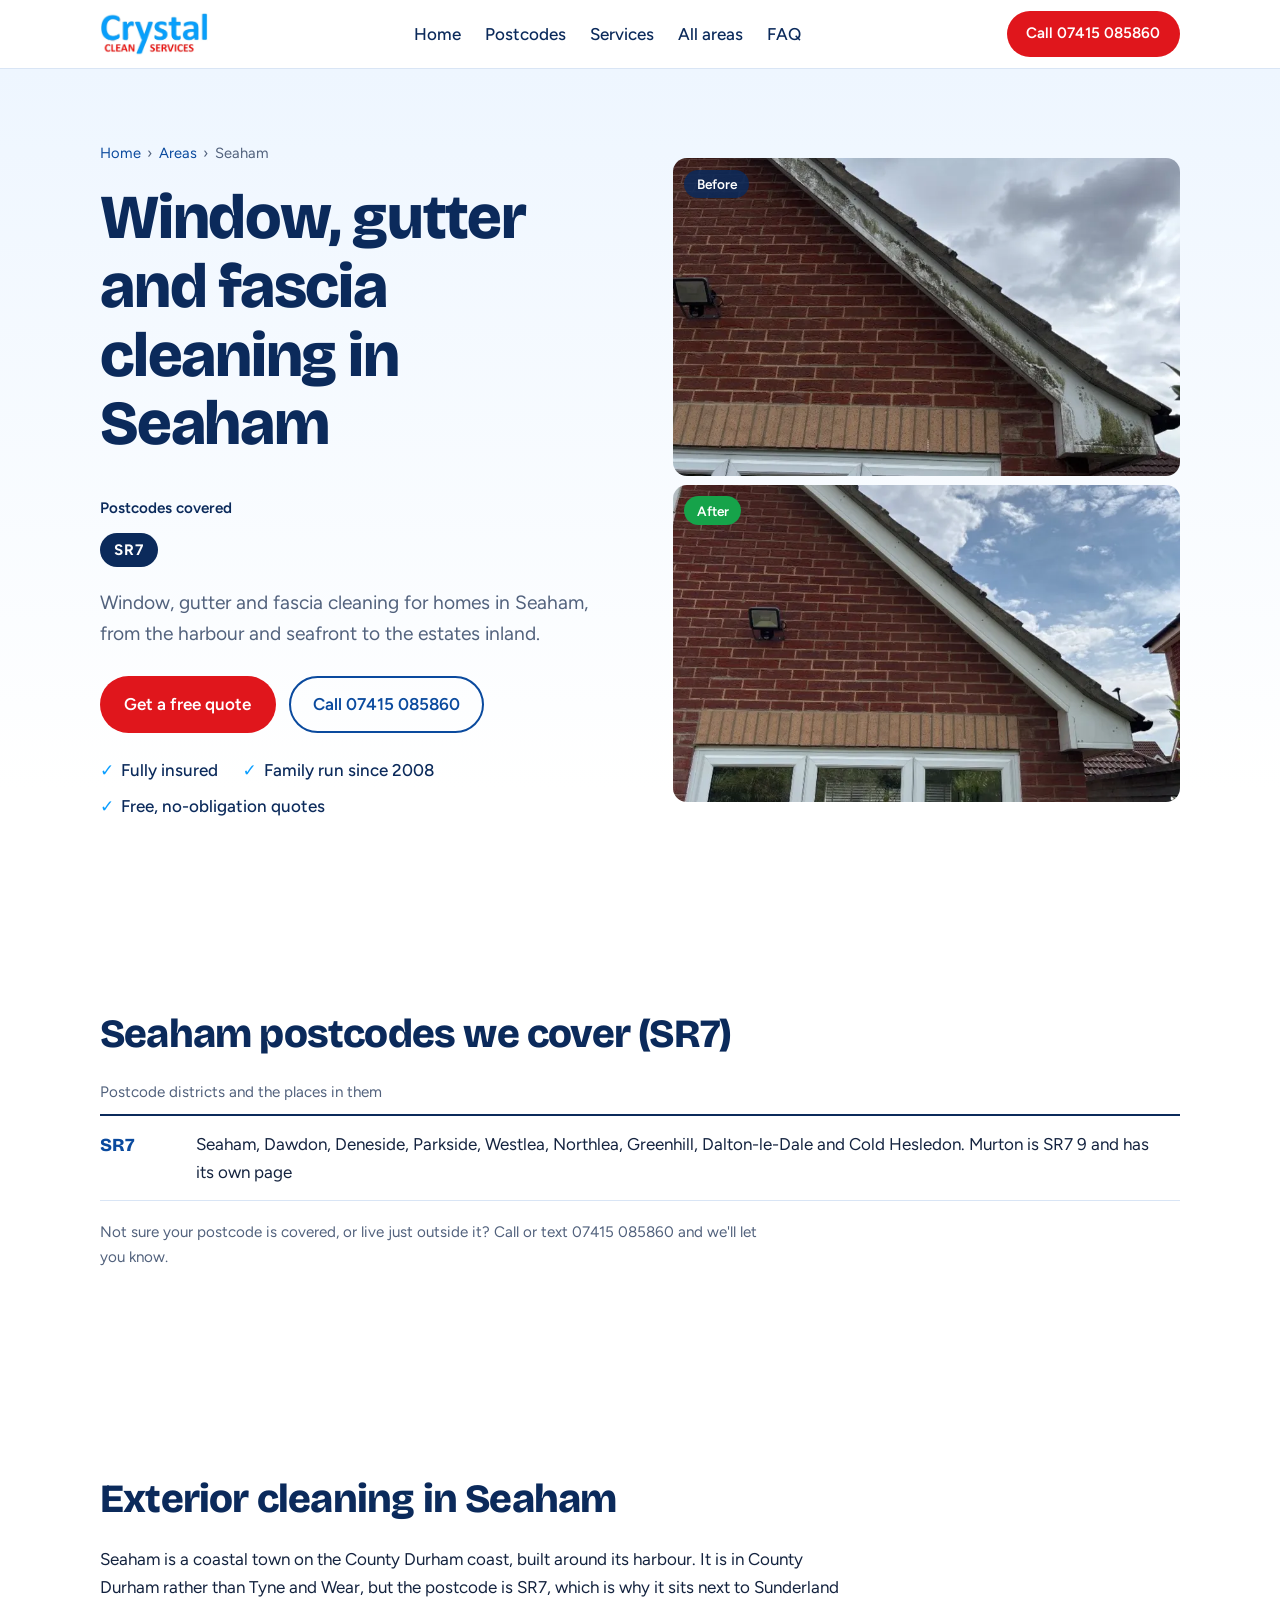
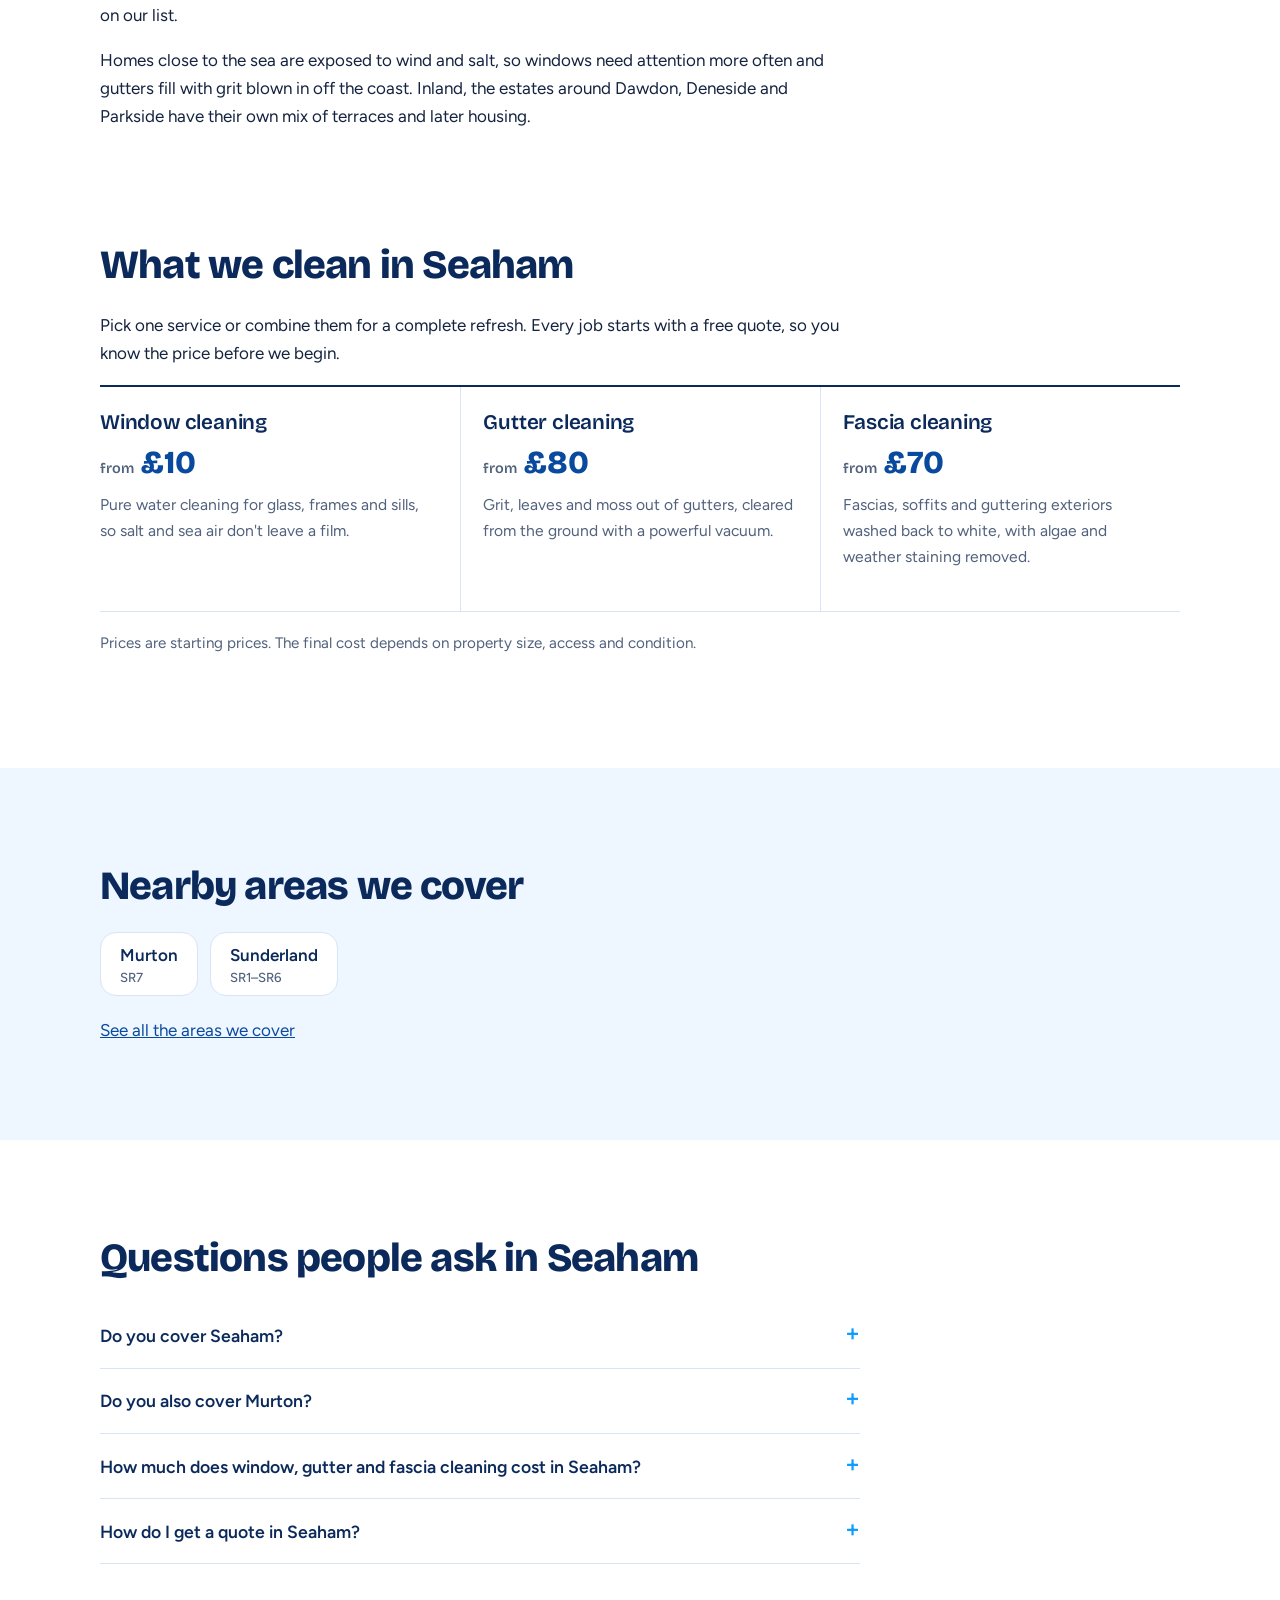
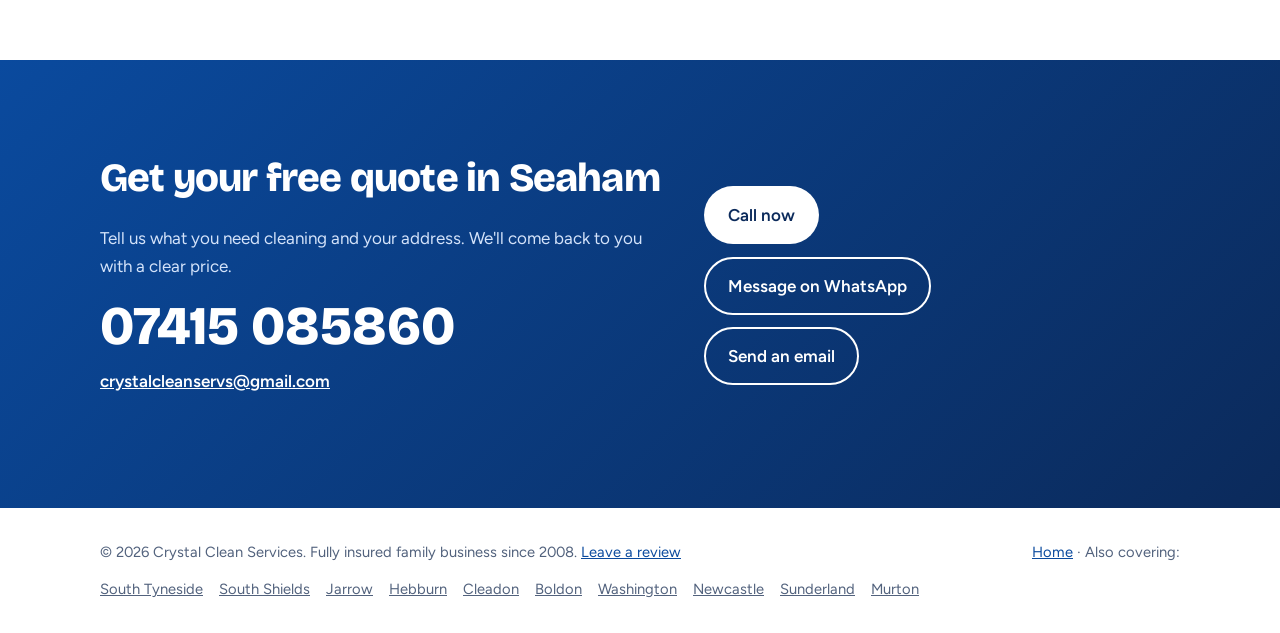
<file: areas/seaham/index.html>
<!DOCTYPE html>
<html lang="en-GB">
<head>
<meta charset="utf-8">
<meta name="viewport" content="width=device-width, initial-scale=1">
<title>Window, Gutter &amp; Fascia Cleaning in Seaham (SR7) | Crystal Clean</title>
<meta name="description" content="Window, gutter and fascia cleaning in Seaham (SR7). Family-run, fully insured since 2008. Windows from £10, gutters from £80, fascias from £70. Free quotes.">
<link rel="canonical" href="https://dmbennison.github.io/Crystal-Clean/areas/seaham/">
<meta name="robots" content="index, follow, max-image-preview:large, max-snippet:-1">
<meta name="theme-color" content="#0a4a9e">
<link rel="icon" href="../../favicon.svg" type="image/svg+xml">
<link rel="apple-touch-icon" href="../../Images/logo.png">

<meta property="og:type" content="website">
<meta property="og:site_name" content="Crystal Clean Services">
<meta property="og:locale" content="en_GB">
<meta property="og:title" content="Window, Gutter &amp; Fascia Cleaning in Seaham (SR7) | Crystal Clean">
<meta property="og:description" content="Window, gutter and fascia cleaning in Seaham (SR7). Family-run, fully insured since 2008. Windows from £10, gutters from £80, fascias from £70. Free quotes.">
<meta property="og:url" content="https://dmbennison.github.io/Crystal-Clean/areas/seaham/">
<meta property="og:image" content="https://dmbennison.github.io/Crystal-Clean/Images/social.jpg">
<meta name="twitter:card" content="summary_large_image">

<link rel="preconnect" href="https://fonts.googleapis.com">
<link rel="preconnect" href="https://fonts.gstatic.com" crossorigin>
<link href="https://fonts.googleapis.com/css2?family=Bricolage+Grotesque:opsz,wght@12..96,600;12..96,800&family=Figtree:wght@400;500;600&display=swap" rel="stylesheet">
<link rel="stylesheet" href="../area.css">

<script type="application/ld+json">
{
 "@context": "https://schema.org",
 "@graph": [
  {
   "@type": "BreadcrumbList",
   "itemListElement": [
    {
     "@type": "ListItem",
     "position": 1,
     "name": "Home",
     "item": "https://dmbennison.github.io/Crystal-Clean/"
    },
    {
     "@type": "ListItem",
     "position": 2,
     "name": "Areas",
     "item": "https://dmbennison.github.io/Crystal-Clean/#areas"
    },
    {
     "@type": "ListItem",
     "position": 3,
     "name": "Seaham",
     "item": "https://dmbennison.github.io/Crystal-Clean/areas/seaham/"
    }
   ]
  },
  {
   "@type": "Service",
   "@id": "https://dmbennison.github.io/Crystal-Clean/areas/seaham/#service",
   "name": "Window, gutter and fascia cleaning in Seaham",
   "url": "https://dmbennison.github.io/Crystal-Clean/areas/seaham/",
   "serviceType": [
    "Window cleaning",
    "Gutter cleaning",
    "Fascia and soffit cleaning"
   ],
   "provider": {
    "@id": "https://dmbennison.github.io/Crystal-Clean/#business"
   },
   "areaServed": {
    "@type": "Place",
    "name": "Seaham",
    "description": "Postcodes SR7"
   }
  },
  {
   "@type": "FAQPage",
   "mainEntity": [
    {
     "@type": "Question",
     "name": "Do you cover Seaham?",
     "acceptedAnswer": {
      "@type": "Answer",
      "text": "Yes. We cover Seaham's SR7 postcodes, including Dawdon, Deneside, Parkside, Westlea and Northlea."
     }
    },
    {
     "@type": "Question",
     "name": "Do you also cover Murton?",
     "acceptedAnswer": {
      "@type": "Answer",
      "text": "Yes. Murton is SR7 9, a short way inland from Seaham, and has its own page."
     }
    },
    {
     "@type": "Question",
     "name": "How much does window, gutter and fascia cleaning cost in Seaham?",
     "acceptedAnswer": {
      "@type": "Answer",
      "text": "Window cleaning starts from £10, gutter cleaning from £80 and fascia cleaning from £70. The final price depends on the size and type of the property, so we give a free quote first."
     }
    },
    {
     "@type": "Question",
     "name": "How do I get a quote in Seaham?",
     "acceptedAnswer": {
      "@type": "Answer",
      "text": "Call or text 07415 085860, message us on WhatsApp or email crystalcleanservs@gmail.com with your address and what you need cleaning. Quotes are free."
     }
    }
   ]
  }
 ]
}
</script>
</head>
<body data-area="Seaham">
<a class="skip" href="#main">Skip to content</a>
<aside class="offer" id="offerBanner" role="region" aria-label="Special offer" hidden>
  <div class="offer-in">
    <span class="offer-tag">Special offer</span>
    <p class="offer-text" id="offerText"></p>
    <span class="offer-until" id="offerUntil"></span>
    <a class="offer-cta" id="offerCta" href="#contact">Get a free quote</a>
  </div>
  <button class="offer-x" id="offerX" type="button" aria-label="Hide this offer">&times;</button>
</aside>

<header>
  <div class="wrap bar">
    <a href="../../" aria-label="Crystal Clean Services home"><img src="../../Images/logo.webp" alt="Crystal Clean Services logo" width="108" height="44"></a>
    <nav aria-label="Main"><ul>
      <li><a href="../../">Home</a></li>
      <li><a href="#postcodes">Postcodes</a></li>
      <li><a href="#services">Services</a></li>
      <li><a href="../../#areas">All areas</a></li>
      <li><a href="#faq">FAQ</a></li>
    </ul></nav>
    <a class="btn btn-primary btn-sm" href="tel:+447415085860">Call 07415 085860</a>
  </div>
</header>

<main id="main">
<section class="hero" id="top">
  <div class="wrap hero-grid">
    <div>
      <p class="crumbs"><a href="../../">Home</a><span aria-hidden="true">›</span><a href="../../#areas">Areas</a><span aria-hidden="true">›</span>Seaham</p>
      <h1>Window, gutter and fascia cleaning in Seaham</h1>
      <span class="chips-label">Postcodes covered</span>
      <ul class="chips" aria-label="Postcodes covered"><li>SR7</li></ul>
      <p class="lead" style="margin-top:1.2rem">Window, gutter and fascia cleaning for homes in Seaham, from the harbour and seafront to the estates inland.</p>
      <div class="cta-row">
        <a class="btn btn-primary" href="#contact" data-quote>Get a free quote</a>
        <a class="btn btn-ghost" href="tel:+447415085860">Call 07415 085860</a>
      </div>
      <ul class="trust">
        <li>Fully insured</li><li>Family run since 2008</li><li>Free, no-obligation quotes</li>
      </ul>
    </div>
    <div class="pair" role="group" aria-label="Fascia before and after cleaning">
      <figure><img src="../../Images/fascia-before.webp" width="800" height="707" alt="Gable fascia board covered in green algae before cleaning"><span class="tag">Before</span></figure>
      <figure><img src="../../Images/fascia-after.webp" width="800" height="706" alt="The same fascia board bright white after cleaning" fetchpriority="high"><span class="tag after">After</span></figure>
    </div>
  </div>
</section>

<section id="postcodes">
  <div class="wrap">
    <h2>Seaham postcodes we cover (SR7)</h2>
    <div class="pc-wrap">
      <table class="pc">
        <caption>Postcode districts and the places in them</caption>
        <tbody><tr><th scope="row">SR7</th><td>Seaham, Dawdon, Deneside, Parkside, Westlea, Northlea, Greenhill, Dalton-le-Dale and Cold Hesledon. Murton is SR7 9 and has its own page</td></tr></tbody>
      </table>
    </div>
    <p class="note">Not sure your postcode is covered, or live just outside it? Call or text 07415 085860 and we'll let you know.</p>
  </div>
</section>

<section class="about">
  <div class="wrap">
    <h2>Exterior cleaning in Seaham</h2>
    <p>Seaham is a coastal town on the County Durham coast, built around its harbour. It is in County Durham rather than Tyne and Wear, but the postcode is SR7, which is why it sits next to Sunderland on our list.</p><p>Homes close to the sea are exposed to wind and salt, so windows need attention more often and gutters fill with grit blown in off the coast. Inland, the estates around Dawdon, Deneside and Parkside have their own mix of terraces and later housing.</p>
  </div>
</section>

<section id="services" style="padding-top:0">
  <div class="wrap">
    <h2>What we clean in Seaham</h2>
    <p>Pick one service or combine them for a complete refresh. Every job starts with a free quote, so you know the price before we begin.</p>
    <div class="services">
      <article class="svc">
        <h3>Window cleaning</h3>
        <div class="price"><small>from</small> £10</div>
        <p class="svc-local">Pure water cleaning for glass, frames and sills, so salt and sea air don't leave a film.</p>
      </article>
      <article class="svc">
        <h3>Gutter cleaning</h3>
        <div class="price"><small>from</small> £80</div>
        <p class="svc-local">Grit, leaves and moss out of gutters, cleared from the ground with a powerful vacuum.</p>
      </article>
      <article class="svc">
        <h3>Fascia cleaning</h3>
        <div class="price"><small>from</small> £70</div>
        <p class="svc-local">Fascias, soffits and guttering exteriors washed back to white, with algae and weather staining removed.</p>
      </article>
    </div>
    <p class="note">Prices are starting prices. The final cost depends on property size, access and condition.</p>
  </div>
</section>

<section class="areas nearby">
  <div class="wrap">
    <h2>Nearby areas we cover</h2>
    <ul class="area-list"><li><a href="../murton/">Murton<small>SR7</small></a></li><li><a href="../sunderland/">Sunderland<small>SR1–SR6</small></a></li></ul>
    <p style="margin:0"><a href="../../#areas">See all the areas we cover</a></p>
  </div>
</section>

<section id="faq">
  <div class="wrap faq">
    <h2>Questions people ask in Seaham</h2>
    <details><summary>Do you cover Seaham?</summary><p>Yes. We cover Seaham's SR7 postcodes, including Dawdon, Deneside, Parkside, Westlea and Northlea.</p></details><details><summary>Do you also cover Murton?</summary><p>Yes. Murton is SR7 9, a short way inland from Seaham, and has its own page.</p></details><details><summary>How much does window, gutter and fascia cleaning cost in Seaham?</summary><p>Window cleaning starts from £10, gutter cleaning from £80 and fascia cleaning from £70. The final price depends on the size and type of the property, so we give a free quote first.</p></details><details><summary>How do I get a quote in Seaham?</summary><p>Call or text 07415 085860, message us on WhatsApp or email crystalcleanservs@gmail.com with your address and what you need cleaning. Quotes are free.</p></details>
  </div>
</section>

<section class="contact" id="contact">
  <div class="wrap contact-grid">
    <div>
      <h2>Get your free quote in Seaham</h2>
      <p>Tell us what you need cleaning and your address. We'll come back to you with a clear price.</p>
      <a class="phone" href="tel:+447415085860">07415 085860</a>
      <p style="margin-top:.6rem"><a class="mail" href="mailto:crystalcleanservs@gmail.com?subject=Quote%20request%20-%20Seaham">crystalcleanservs@gmail.com</a></p>
    </div>
    <div class="cta-row" style="flex-direction:column;align-items:flex-start">
      <a class="btn btn-primary" href="tel:+447415085860">Call now</a>
      <a class="btn btn-ghost" href="https://wa.me/447415085860?text=Hi%2C%20I%27d%20like%20a%20quote%20in%20Seaham%20please">Message on WhatsApp</a>
      <a class="btn btn-ghost" href="mailto:crystalcleanservs@gmail.com?subject=Quote%20request%20-%20Seaham">Send an email</a>
    </div>
  </div>
</section>
</main>

<footer>
  <div class="wrap">
    <span>© <span id="y">2026</span> Crystal Clean Services. Fully insured family business since 2008. <a href="https://g.page/r/CcrS7bdH_LkEEBM/review" target="_blank" rel="noopener">Leave a review</a></span>
    <span><a href="../../">Home</a> · Also covering:</span>
  </div>
  <div class="wrap"><ul class="footlinks"><li><a href="../south-tyneside/">South Tyneside</a></li><li><a href="../south-shields/">South Shields</a></li><li><a href="../jarrow/">Jarrow</a></li><li><a href="../hebburn/">Hebburn</a></li><li><a href="../cleadon/">Cleadon</a></li><li><a href="../boldon/">Boldon</a></li><li><a href="../washington/">Washington</a></li><li><a href="../newcastle/">Newcastle</a></li><li><a href="../sunderland/">Sunderland</a></li><li><a href="../murton/">Murton</a></li></ul></div>
</footer>
<script>document.getElementById('y').textContent=new Date().getFullYear()</script>
<script src="../../enquiry-config.js"></script>
<script src="../area.js"></script>
</body>
</html>
</file>
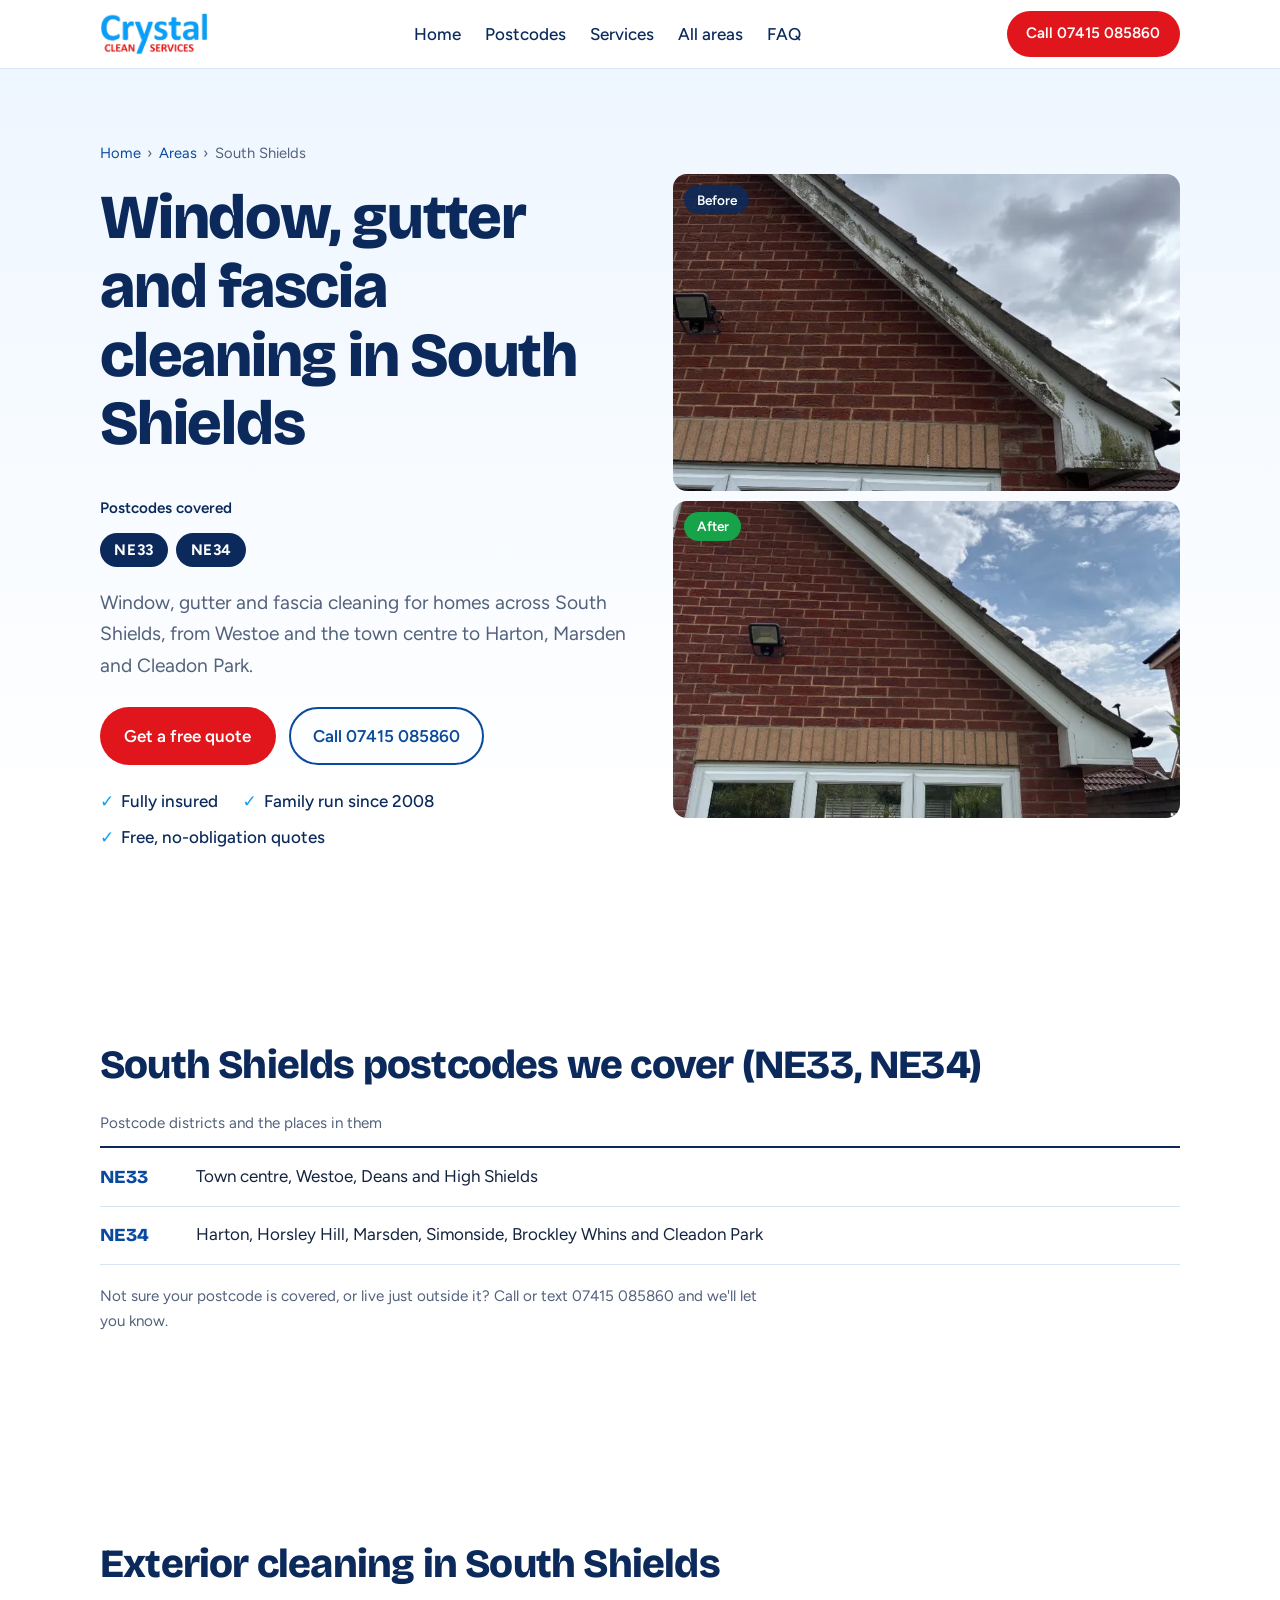
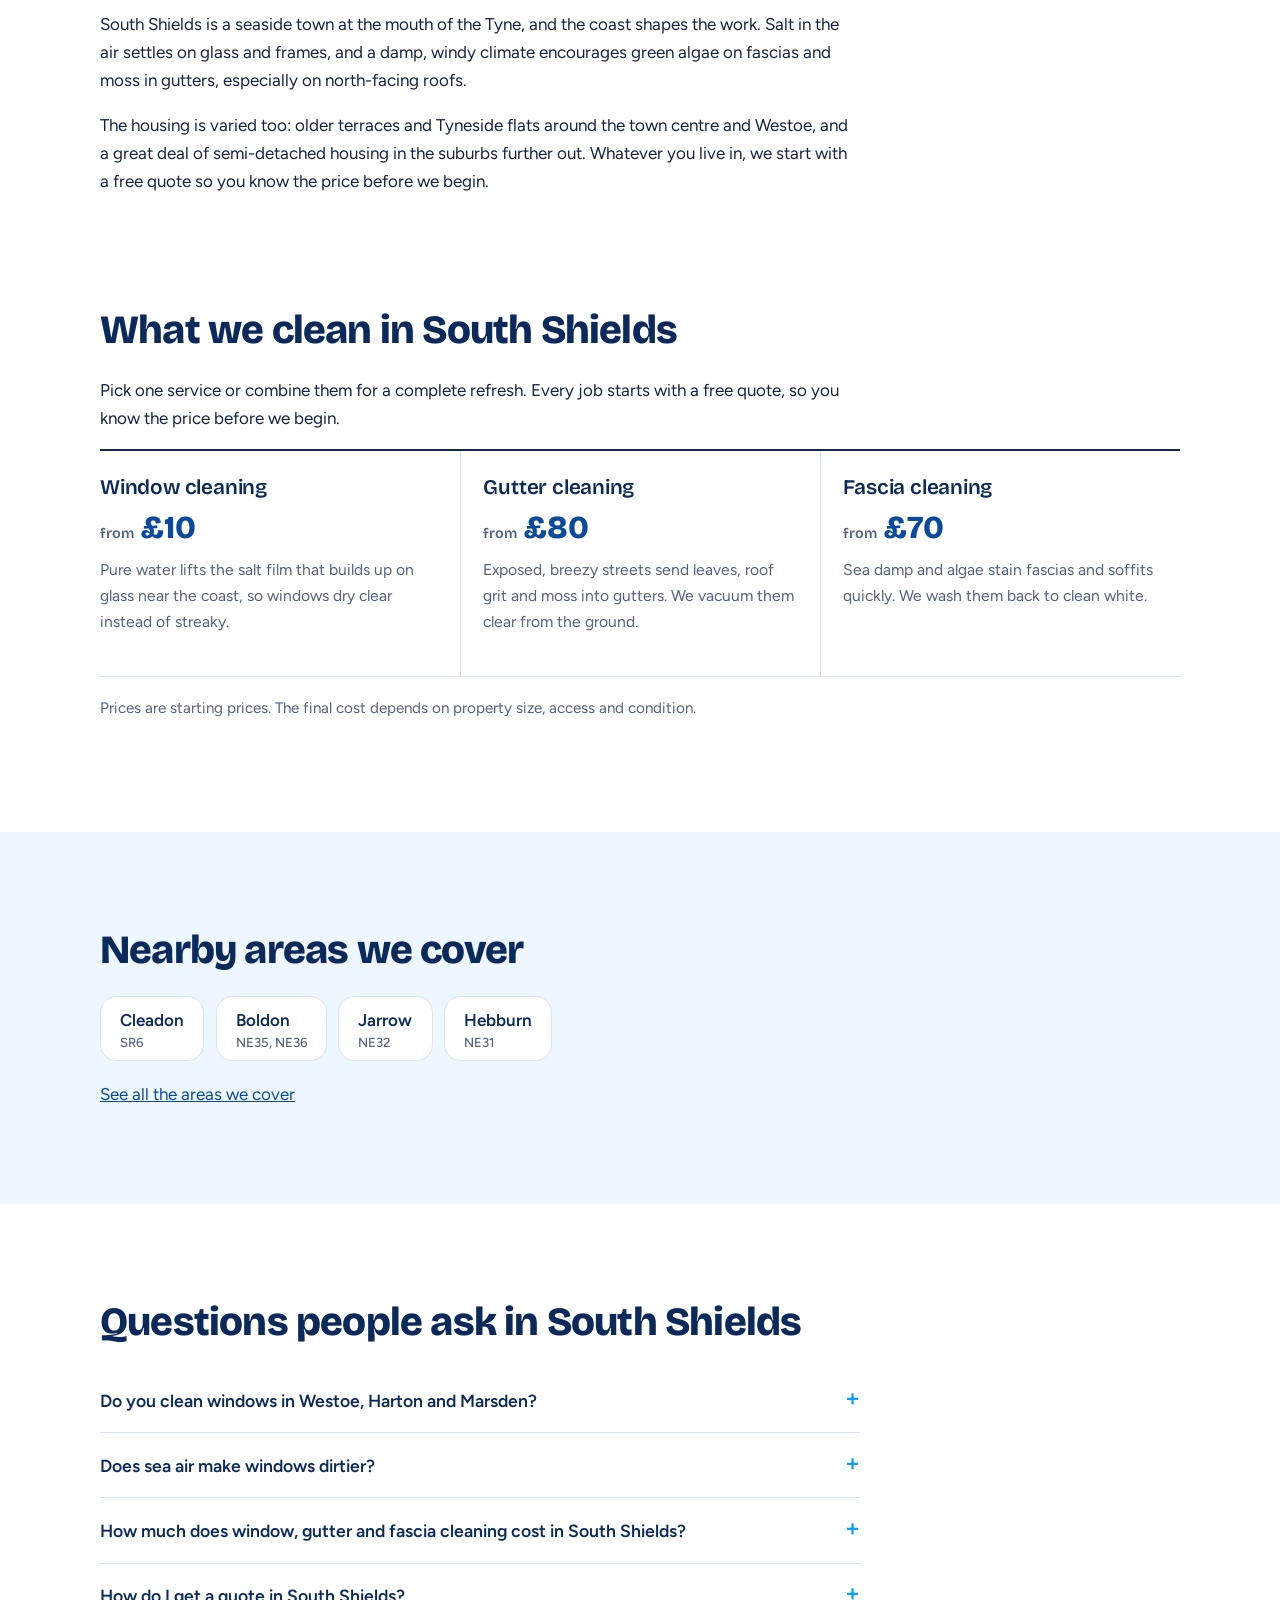
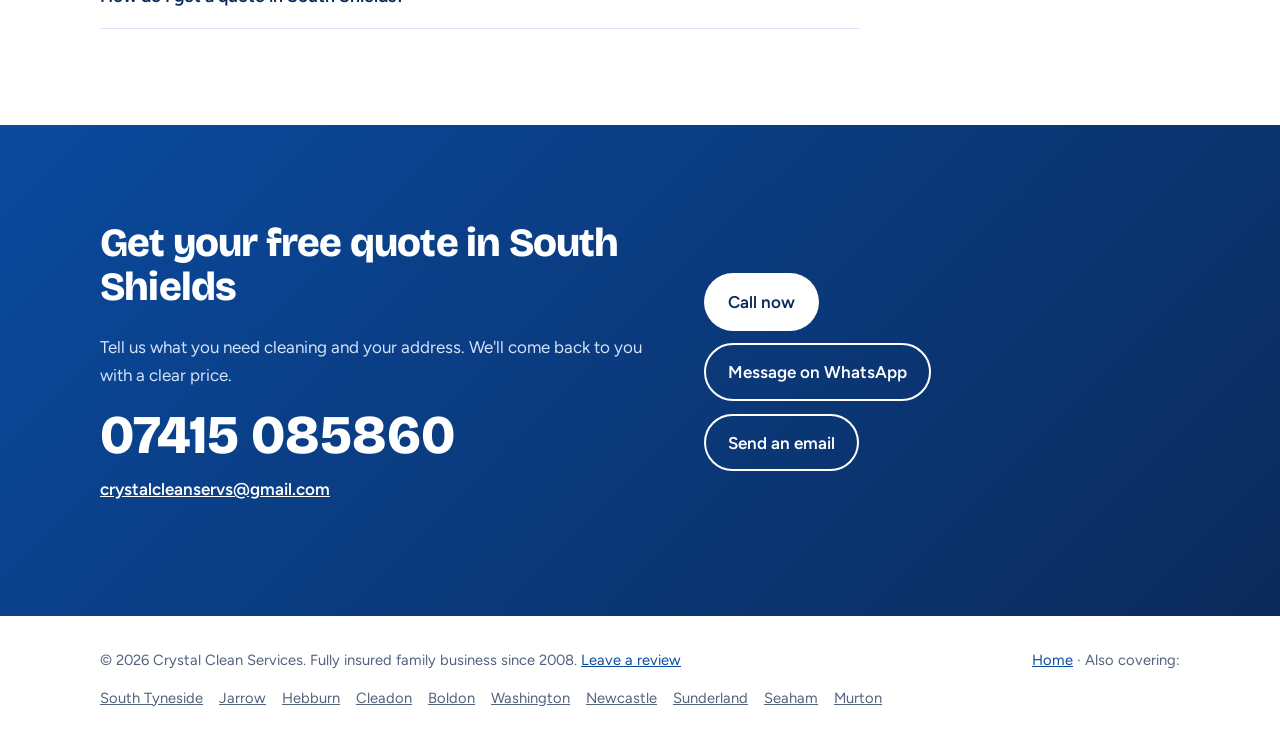
<file: areas/south-shields/index.html>
<!DOCTYPE html>
<html lang="en-GB">
<head>
<meta charset="utf-8">
<meta name="viewport" content="width=device-width, initial-scale=1">
<title>Window, Gutter &amp; Fascia Cleaning in South Shields (NE33, NE34) | Crystal Clean</title>
<meta name="description" content="Window, gutter and fascia cleaning in South Shields (NE33, NE34). Family-run, fully insured since 2008. Windows from £10, gutters from £80, fascias from £70. Free quotes.">
<link rel="canonical" href="https://dmbennison.github.io/Crystal-Clean/areas/south-shields/">
<meta name="robots" content="index, follow, max-image-preview:large, max-snippet:-1">
<meta name="theme-color" content="#0a4a9e">
<link rel="icon" href="../../favicon.svg" type="image/svg+xml">
<link rel="apple-touch-icon" href="../../Images/logo.png">

<meta property="og:type" content="website">
<meta property="og:site_name" content="Crystal Clean Services">
<meta property="og:locale" content="en_GB">
<meta property="og:title" content="Window, Gutter &amp; Fascia Cleaning in South Shields (NE33, NE34) | Crystal Clean">
<meta property="og:description" content="Window, gutter and fascia cleaning in South Shields (NE33, NE34). Family-run, fully insured since 2008. Windows from £10, gutters from £80, fascias from £70. Free quotes.">
<meta property="og:url" content="https://dmbennison.github.io/Crystal-Clean/areas/south-shields/">
<meta property="og:image" content="https://dmbennison.github.io/Crystal-Clean/Images/social.jpg">
<meta name="twitter:card" content="summary_large_image">

<link rel="preconnect" href="https://fonts.googleapis.com">
<link rel="preconnect" href="https://fonts.gstatic.com" crossorigin>
<link href="https://fonts.googleapis.com/css2?family=Bricolage+Grotesque:opsz,wght@12..96,600;12..96,800&family=Figtree:wght@400;500;600&display=swap" rel="stylesheet">
<link rel="stylesheet" href="../area.css">

<script type="application/ld+json">
{
 "@context": "https://schema.org",
 "@graph": [
  {
   "@type": "BreadcrumbList",
   "itemListElement": [
    {
     "@type": "ListItem",
     "position": 1,
     "name": "Home",
     "item": "https://dmbennison.github.io/Crystal-Clean/"
    },
    {
     "@type": "ListItem",
     "position": 2,
     "name": "Areas",
     "item": "https://dmbennison.github.io/Crystal-Clean/#areas"
    },
    {
     "@type": "ListItem",
     "position": 3,
     "name": "South Shields",
     "item": "https://dmbennison.github.io/Crystal-Clean/areas/south-shields/"
    }
   ]
  },
  {
   "@type": "Service",
   "@id": "https://dmbennison.github.io/Crystal-Clean/areas/south-shields/#service",
   "name": "Window, gutter and fascia cleaning in South Shields",
   "url": "https://dmbennison.github.io/Crystal-Clean/areas/south-shields/",
   "serviceType": [
    "Window cleaning",
    "Gutter cleaning",
    "Fascia and soffit cleaning"
   ],
   "provider": {
    "@id": "https://dmbennison.github.io/Crystal-Clean/#business"
   },
   "areaServed": {
    "@type": "Place",
    "name": "South Shields",
    "description": "Postcodes NE33, NE34"
   }
  },
  {
   "@type": "FAQPage",
   "mainEntity": [
    {
     "@type": "Question",
     "name": "Do you clean windows in Westoe, Harton and Marsden?",
     "acceptedAnswer": {
      "@type": "Answer",
      "text": "Yes. We cover all of South Shields, including Westoe, Harton, Marsden, Horsley Hill, Simonside and Cleadon Park, in postcodes NE33 and NE34."
     }
    },
    {
     "@type": "Question",
     "name": "Does sea air make windows dirtier?",
     "acceptedAnswer": {
      "@type": "Answer",
      "text": "Near the coast, salt in the air leaves a thin film on glass that shows up as smears. Pure water cleaning is good at lifting it, and cleaning before it builds up makes the job easier."
     }
    },
    {
     "@type": "Question",
     "name": "How much does window, gutter and fascia cleaning cost in South Shields?",
     "acceptedAnswer": {
      "@type": "Answer",
      "text": "Window cleaning starts from £10, gutter cleaning from £80 and fascia cleaning from £70. The final price depends on the size and type of the property, so we give a free quote first."
     }
    },
    {
     "@type": "Question",
     "name": "How do I get a quote in South Shields?",
     "acceptedAnswer": {
      "@type": "Answer",
      "text": "Call or text 07415 085860, message us on WhatsApp or email crystalcleanservs@gmail.com with your address and what you need cleaning. Quotes are free."
     }
    }
   ]
  }
 ]
}
</script>
</head>
<body data-area="South Shields">
<a class="skip" href="#main">Skip to content</a>
<aside class="offer" id="offerBanner" role="region" aria-label="Special offer" hidden>
  <div class="offer-in">
    <span class="offer-tag">Special offer</span>
    <p class="offer-text" id="offerText"></p>
    <span class="offer-until" id="offerUntil"></span>
    <a class="offer-cta" id="offerCta" href="#contact">Get a free quote</a>
  </div>
  <button class="offer-x" id="offerX" type="button" aria-label="Hide this offer">&times;</button>
</aside>

<header>
  <div class="wrap bar">
    <a href="../../" aria-label="Crystal Clean Services home"><img src="../../Images/logo.webp" alt="Crystal Clean Services logo" width="108" height="44"></a>
    <nav aria-label="Main"><ul>
      <li><a href="../../">Home</a></li>
      <li><a href="#postcodes">Postcodes</a></li>
      <li><a href="#services">Services</a></li>
      <li><a href="../../#areas">All areas</a></li>
      <li><a href="#faq">FAQ</a></li>
    </ul></nav>
    <a class="btn btn-primary btn-sm" href="tel:+447415085860">Call 07415 085860</a>
  </div>
</header>

<main id="main">
<section class="hero" id="top">
  <div class="wrap hero-grid">
    <div>
      <p class="crumbs"><a href="../../">Home</a><span aria-hidden="true">›</span><a href="../../#areas">Areas</a><span aria-hidden="true">›</span>South Shields</p>
      <h1>Window, gutter and fascia cleaning in South Shields</h1>
      <span class="chips-label">Postcodes covered</span>
      <ul class="chips" aria-label="Postcodes covered"><li>NE33</li><li>NE34</li></ul>
      <p class="lead" style="margin-top:1.2rem">Window, gutter and fascia cleaning for homes across South Shields, from Westoe and the town centre to Harton, Marsden and Cleadon Park.</p>
      <div class="cta-row">
        <a class="btn btn-primary" href="#contact" data-quote>Get a free quote</a>
        <a class="btn btn-ghost" href="tel:+447415085860">Call 07415 085860</a>
      </div>
      <ul class="trust">
        <li>Fully insured</li><li>Family run since 2008</li><li>Free, no-obligation quotes</li>
      </ul>
    </div>
    <div class="pair" role="group" aria-label="Fascia before and after cleaning">
      <figure><img src="../../Images/fascia-before.webp" width="800" height="707" alt="Gable fascia board covered in green algae before cleaning"><span class="tag">Before</span></figure>
      <figure><img src="../../Images/fascia-after.webp" width="800" height="706" alt="The same fascia board bright white after cleaning" fetchpriority="high"><span class="tag after">After</span></figure>
    </div>
  </div>
</section>

<section id="postcodes">
  <div class="wrap">
    <h2>South Shields postcodes we cover (NE33, NE34)</h2>
    <div class="pc-wrap">
      <table class="pc">
        <caption>Postcode districts and the places in them</caption>
        <tbody><tr><th scope="row">NE33</th><td>Town centre, Westoe, Deans and High Shields</td></tr><tr><th scope="row">NE34</th><td>Harton, Horsley Hill, Marsden, Simonside, Brockley Whins and Cleadon Park</td></tr></tbody>
      </table>
    </div>
    <p class="note">Not sure your postcode is covered, or live just outside it? Call or text 07415 085860 and we'll let you know.</p>
  </div>
</section>

<section class="about">
  <div class="wrap">
    <h2>Exterior cleaning in South Shields</h2>
    <p>South Shields is a seaside town at the mouth of the Tyne, and the coast shapes the work. Salt in the air settles on glass and frames, and a damp, windy climate encourages green algae on fascias and moss in gutters, especially on north-facing roofs.</p><p>The housing is varied too: older terraces and Tyneside flats around the town centre and Westoe, and a great deal of semi-detached housing in the suburbs further out. Whatever you live in, we start with a free quote so you know the price before we begin.</p>
  </div>
</section>

<section id="services" style="padding-top:0">
  <div class="wrap">
    <h2>What we clean in South Shields</h2>
    <p>Pick one service or combine them for a complete refresh. Every job starts with a free quote, so you know the price before we begin.</p>
    <div class="services">
      <article class="svc">
        <h3>Window cleaning</h3>
        <div class="price"><small>from</small> £10</div>
        <p class="svc-local">Pure water lifts the salt film that builds up on glass near the coast, so windows dry clear instead of streaky.</p>
      </article>
      <article class="svc">
        <h3>Gutter cleaning</h3>
        <div class="price"><small>from</small> £80</div>
        <p class="svc-local">Exposed, breezy streets send leaves, roof grit and moss into gutters. We vacuum them clear from the ground.</p>
      </article>
      <article class="svc">
        <h3>Fascia cleaning</h3>
        <div class="price"><small>from</small> £70</div>
        <p class="svc-local">Sea damp and algae stain fascias and soffits quickly. We wash them back to clean white.</p>
      </article>
    </div>
    <p class="note">Prices are starting prices. The final cost depends on property size, access and condition.</p>
  </div>
</section>

<section class="areas nearby">
  <div class="wrap">
    <h2>Nearby areas we cover</h2>
    <ul class="area-list"><li><a href="../cleadon/">Cleadon<small>SR6</small></a></li><li><a href="../boldon/">Boldon<small>NE35, NE36</small></a></li><li><a href="../jarrow/">Jarrow<small>NE32</small></a></li><li><a href="../hebburn/">Hebburn<small>NE31</small></a></li></ul>
    <p style="margin:0"><a href="../../#areas">See all the areas we cover</a></p>
  </div>
</section>

<section id="faq">
  <div class="wrap faq">
    <h2>Questions people ask in South Shields</h2>
    <details><summary>Do you clean windows in Westoe, Harton and Marsden?</summary><p>Yes. We cover all of South Shields, including Westoe, Harton, Marsden, Horsley Hill, Simonside and Cleadon Park, in postcodes NE33 and NE34.</p></details><details><summary>Does sea air make windows dirtier?</summary><p>Near the coast, salt in the air leaves a thin film on glass that shows up as smears. Pure water cleaning is good at lifting it, and cleaning before it builds up makes the job easier.</p></details><details><summary>How much does window, gutter and fascia cleaning cost in South Shields?</summary><p>Window cleaning starts from £10, gutter cleaning from £80 and fascia cleaning from £70. The final price depends on the size and type of the property, so we give a free quote first.</p></details><details><summary>How do I get a quote in South Shields?</summary><p>Call or text 07415 085860, message us on WhatsApp or email crystalcleanservs@gmail.com with your address and what you need cleaning. Quotes are free.</p></details>
  </div>
</section>

<section class="contact" id="contact">
  <div class="wrap contact-grid">
    <div>
      <h2>Get your free quote in South Shields</h2>
      <p>Tell us what you need cleaning and your address. We'll come back to you with a clear price.</p>
      <a class="phone" href="tel:+447415085860">07415 085860</a>
      <p style="margin-top:.6rem"><a class="mail" href="mailto:crystalcleanservs@gmail.com?subject=Quote%20request%20-%20South%20Shields">crystalcleanservs@gmail.com</a></p>
    </div>
    <div class="cta-row" style="flex-direction:column;align-items:flex-start">
      <a class="btn btn-primary" href="tel:+447415085860">Call now</a>
      <a class="btn btn-ghost" href="https://wa.me/447415085860?text=Hi%2C%20I%27d%20like%20a%20quote%20in%20South%20Shields%20please">Message on WhatsApp</a>
      <a class="btn btn-ghost" href="mailto:crystalcleanservs@gmail.com?subject=Quote%20request%20-%20South%20Shields">Send an email</a>
    </div>
  </div>
</section>
</main>

<footer>
  <div class="wrap">
    <span>© <span id="y">2026</span> Crystal Clean Services. Fully insured family business since 2008. <a href="https://g.page/r/CcrS7bdH_LkEEBM/review" target="_blank" rel="noopener">Leave a review</a></span>
    <span><a href="../../">Home</a> · Also covering:</span>
  </div>
  <div class="wrap"><ul class="footlinks"><li><a href="../south-tyneside/">South Tyneside</a></li><li><a href="../jarrow/">Jarrow</a></li><li><a href="../hebburn/">Hebburn</a></li><li><a href="../cleadon/">Cleadon</a></li><li><a href="../boldon/">Boldon</a></li><li><a href="../washington/">Washington</a></li><li><a href="../newcastle/">Newcastle</a></li><li><a href="../sunderland/">Sunderland</a></li><li><a href="../seaham/">Seaham</a></li><li><a href="../murton/">Murton</a></li></ul></div>
</footer>
<script>document.getElementById('y').textContent=new Date().getFullYear()</script>
<script src="../../enquiry-config.js"></script>
<script src="../area.js"></script>
</body>
</html>
</file>
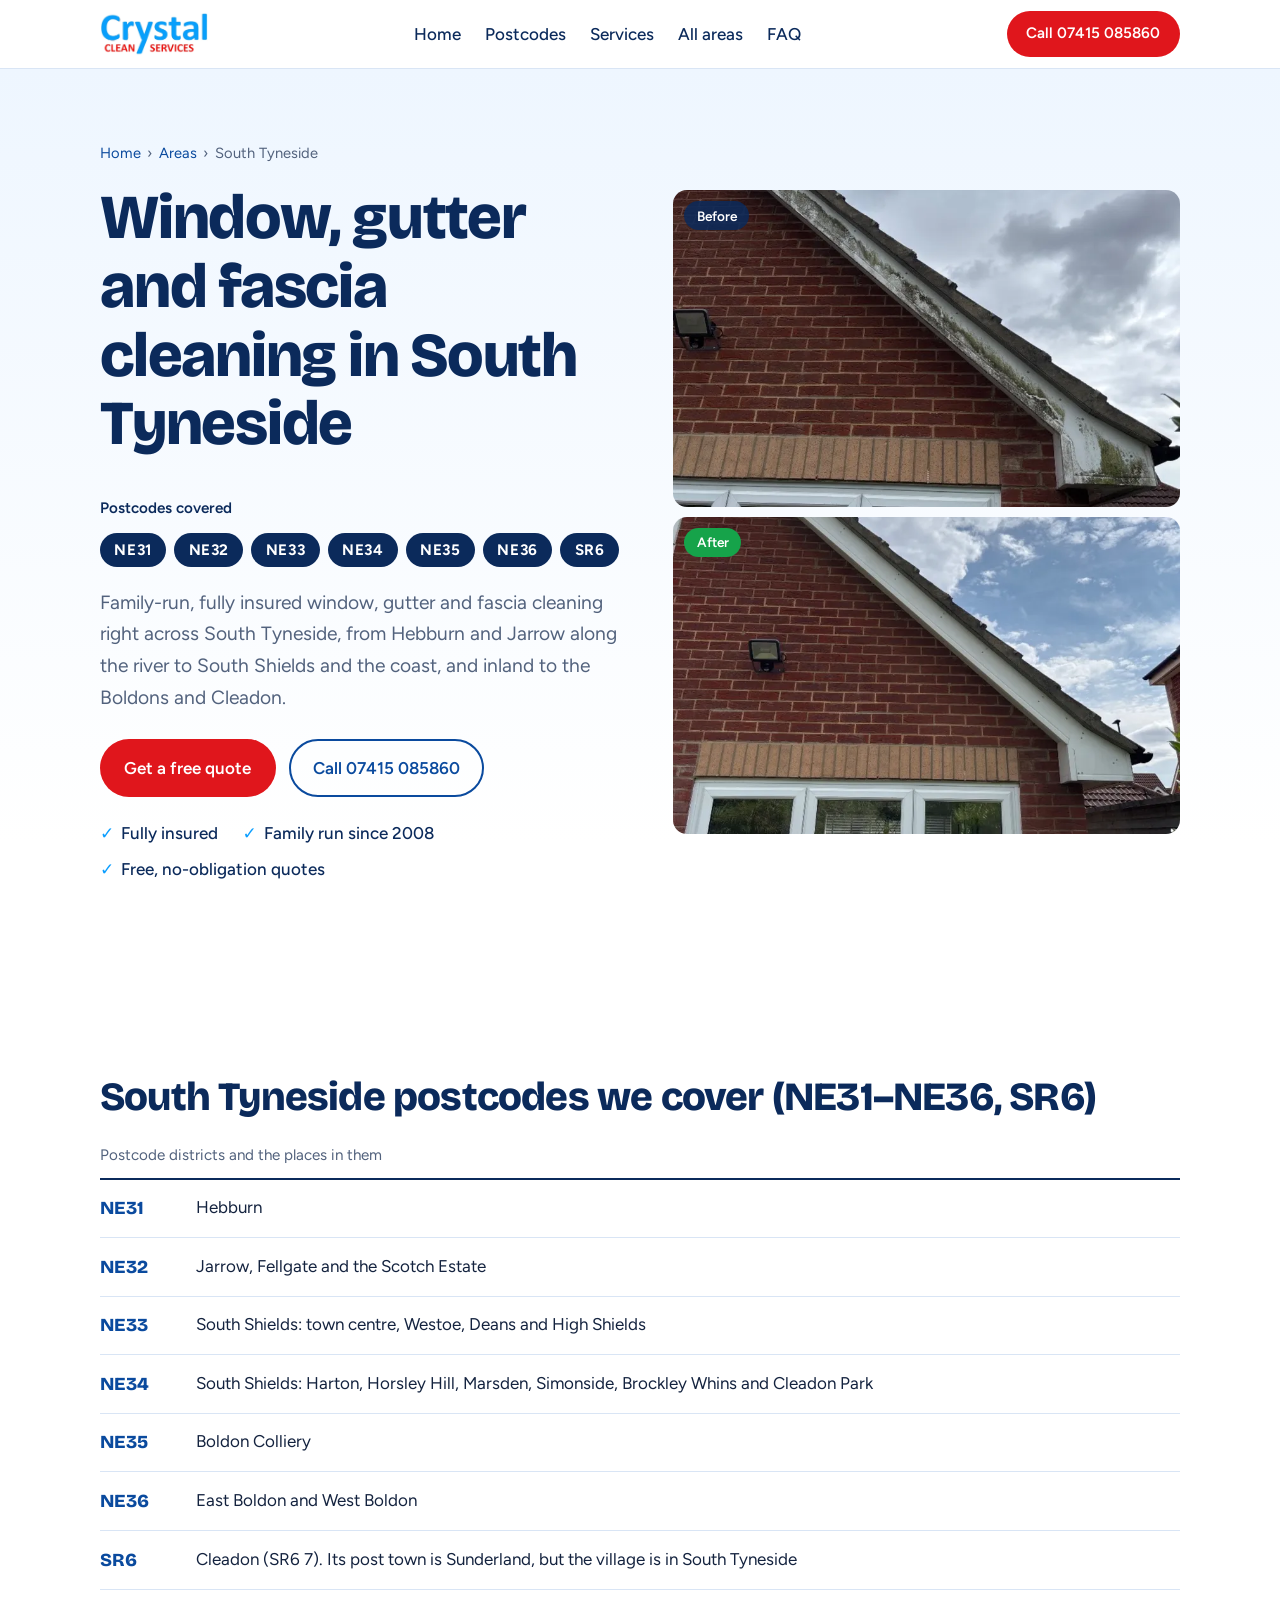
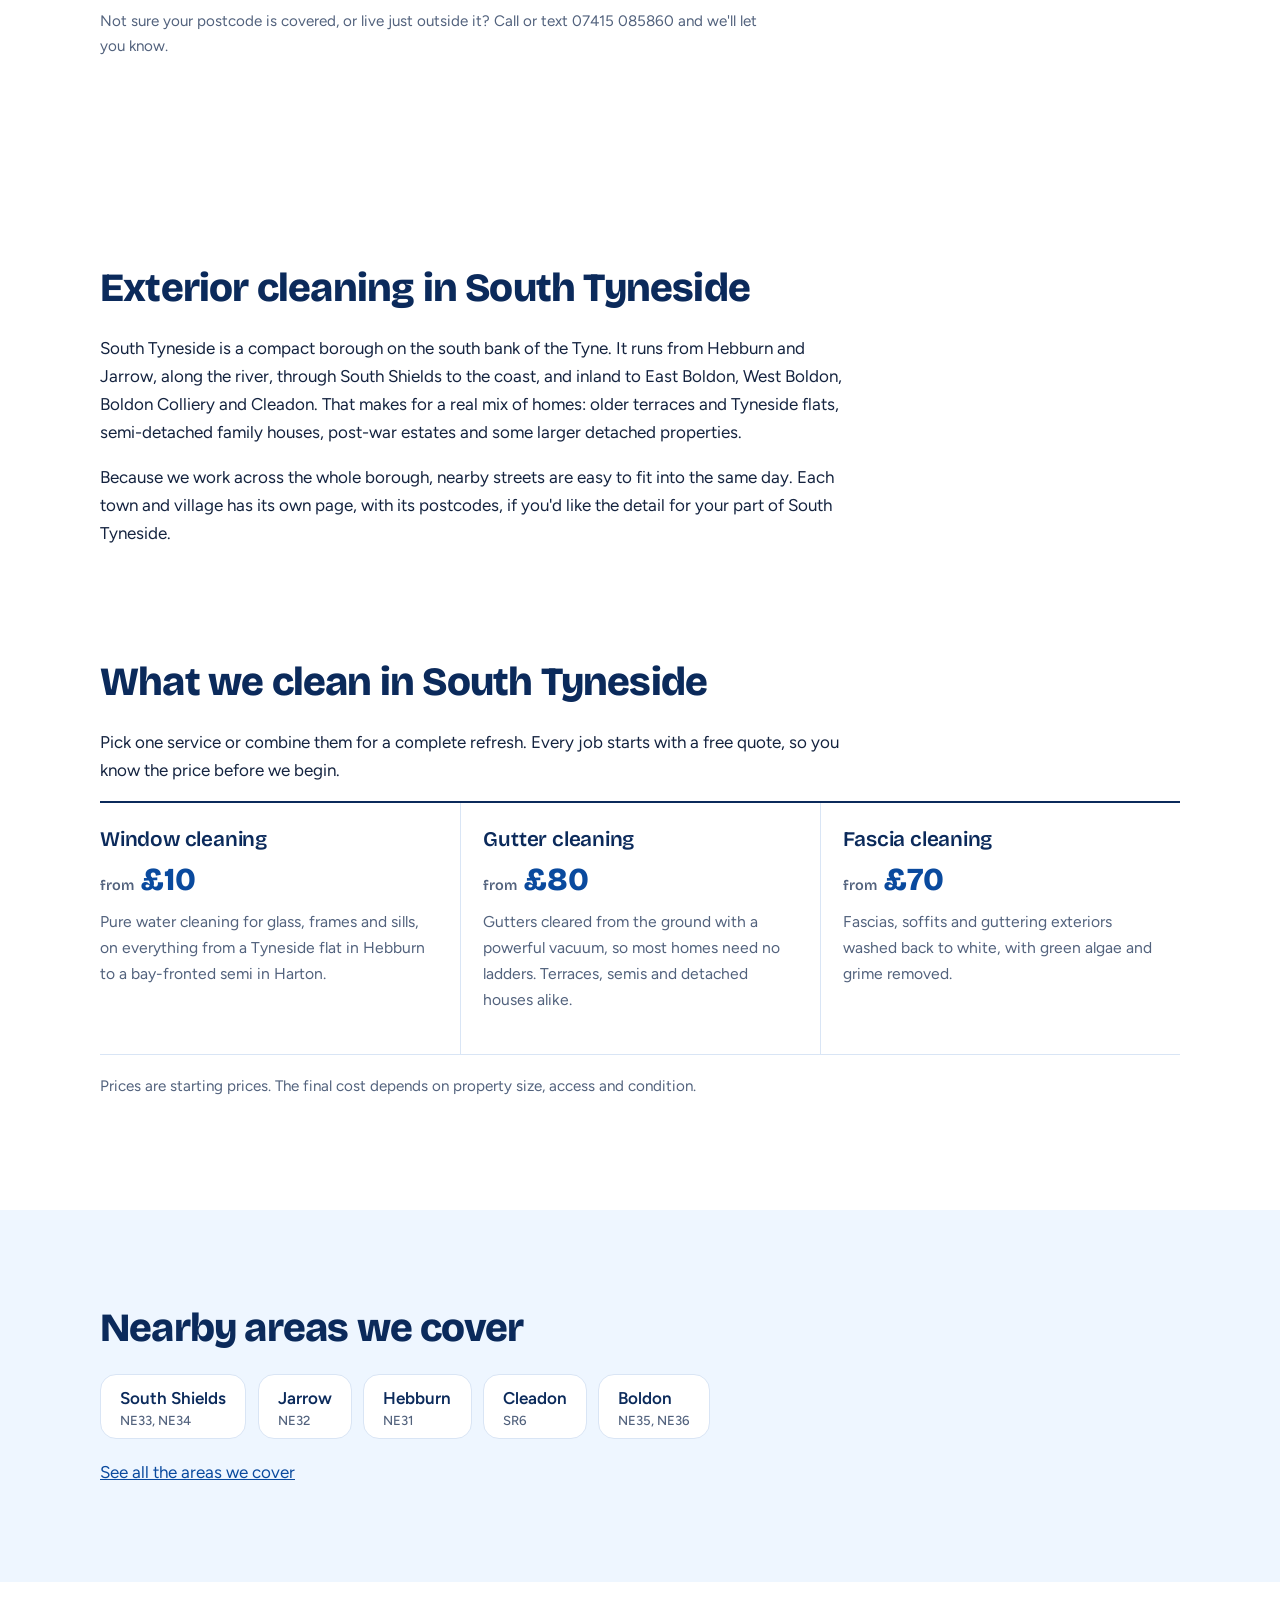
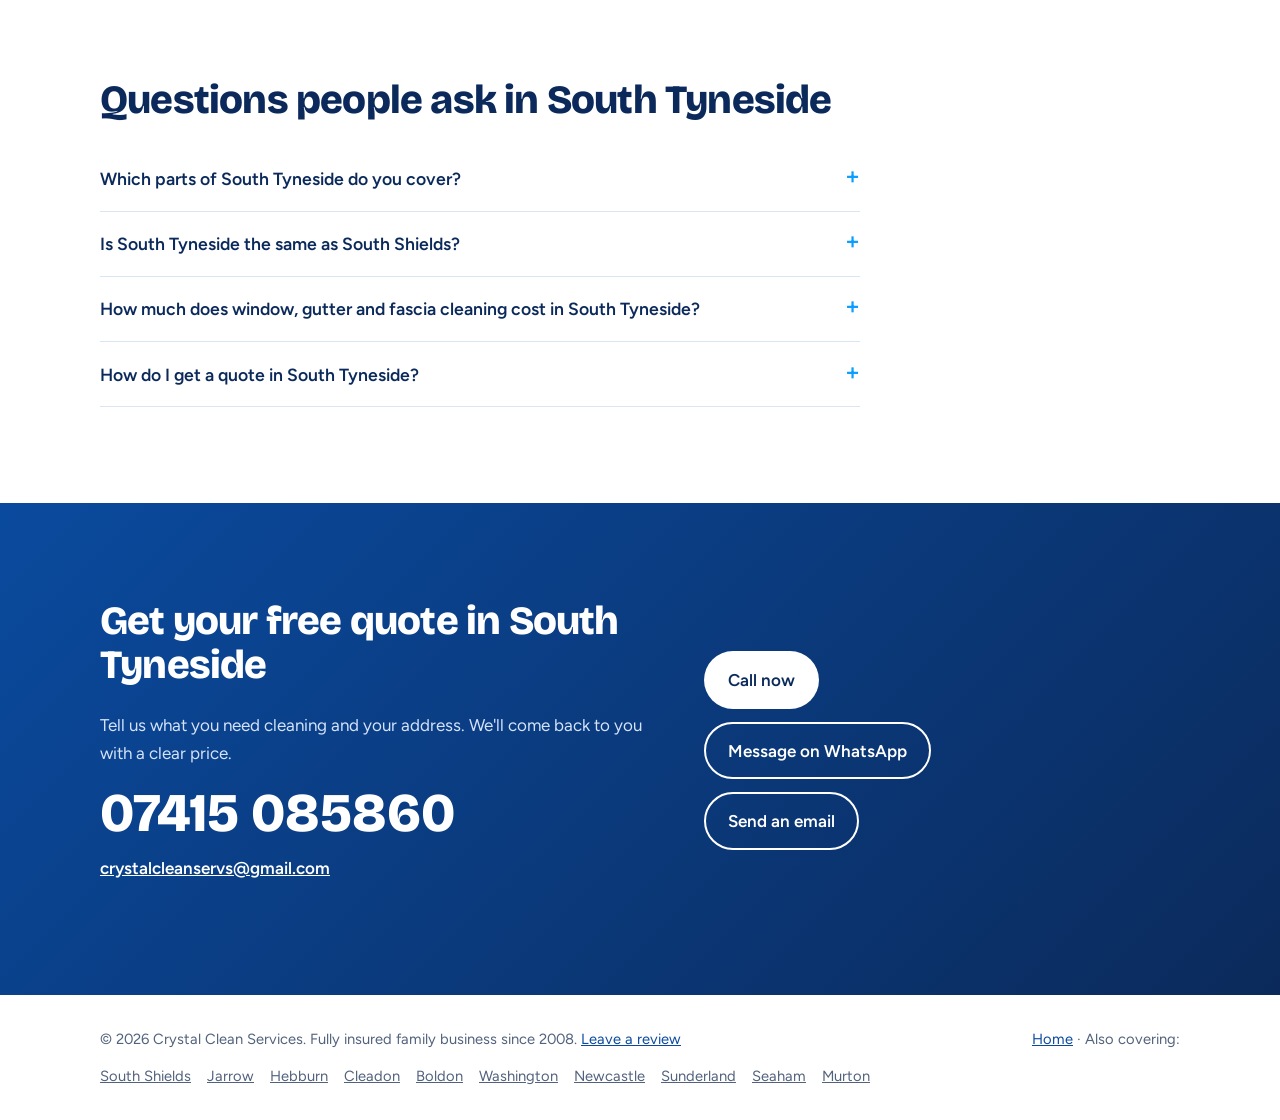
<file: areas/south-tyneside/index.html>
<!DOCTYPE html>
<html lang="en-GB">
<head>
<meta charset="utf-8">
<meta name="viewport" content="width=device-width, initial-scale=1">
<title>Window, Gutter &amp; Fascia Cleaning in South Tyneside (NE31–NE36, SR6) | Crystal Clean</title>
<meta name="description" content="Window, gutter and fascia cleaning in South Tyneside (NE31–NE36, SR6). Family-run, fully insured since 2008. Windows from £10, gutters from £80, fascias from £70. Free quotes.">
<link rel="canonical" href="https://dmbennison.github.io/Crystal-Clean/areas/south-tyneside/">
<meta name="robots" content="index, follow, max-image-preview:large, max-snippet:-1">
<meta name="theme-color" content="#0a4a9e">
<link rel="icon" href="../../favicon.svg" type="image/svg+xml">
<link rel="apple-touch-icon" href="../../Images/logo.png">

<meta property="og:type" content="website">
<meta property="og:site_name" content="Crystal Clean Services">
<meta property="og:locale" content="en_GB">
<meta property="og:title" content="Window, Gutter &amp; Fascia Cleaning in South Tyneside (NE31–NE36, SR6) | Crystal Clean">
<meta property="og:description" content="Window, gutter and fascia cleaning in South Tyneside (NE31–NE36, SR6). Family-run, fully insured since 2008. Windows from £10, gutters from £80, fascias from £70. Free quotes.">
<meta property="og:url" content="https://dmbennison.github.io/Crystal-Clean/areas/south-tyneside/">
<meta property="og:image" content="https://dmbennison.github.io/Crystal-Clean/Images/social.jpg">
<meta name="twitter:card" content="summary_large_image">

<link rel="preconnect" href="https://fonts.googleapis.com">
<link rel="preconnect" href="https://fonts.gstatic.com" crossorigin>
<link href="https://fonts.googleapis.com/css2?family=Bricolage+Grotesque:opsz,wght@12..96,600;12..96,800&family=Figtree:wght@400;500;600&display=swap" rel="stylesheet">
<link rel="stylesheet" href="../area.css">

<script type="application/ld+json">
{
 "@context": "https://schema.org",
 "@graph": [
  {
   "@type": "BreadcrumbList",
   "itemListElement": [
    {
     "@type": "ListItem",
     "position": 1,
     "name": "Home",
     "item": "https://dmbennison.github.io/Crystal-Clean/"
    },
    {
     "@type": "ListItem",
     "position": 2,
     "name": "Areas",
     "item": "https://dmbennison.github.io/Crystal-Clean/#areas"
    },
    {
     "@type": "ListItem",
     "position": 3,
     "name": "South Tyneside",
     "item": "https://dmbennison.github.io/Crystal-Clean/areas/south-tyneside/"
    }
   ]
  },
  {
   "@type": "Service",
   "@id": "https://dmbennison.github.io/Crystal-Clean/areas/south-tyneside/#service",
   "name": "Window, gutter and fascia cleaning in South Tyneside",
   "url": "https://dmbennison.github.io/Crystal-Clean/areas/south-tyneside/",
   "serviceType": [
    "Window cleaning",
    "Gutter cleaning",
    "Fascia and soffit cleaning"
   ],
   "provider": {
    "@id": "https://dmbennison.github.io/Crystal-Clean/#business"
   },
   "areaServed": {
    "@type": "AdministrativeArea",
    "name": "South Tyneside",
    "description": "Postcodes NE31–NE36, SR6"
   }
  },
  {
   "@type": "FAQPage",
   "mainEntity": [
    {
     "@type": "Question",
     "name": "Which parts of South Tyneside do you cover?",
     "acceptedAnswer": {
      "@type": "Answer",
      "text": "All of it: Hebburn, Jarrow, South Shields, Boldon and Cleadon, which means postcodes NE31 to NE36 and SR6 7. If you live in a village nearby that isn't listed, get in touch and we'll tell you."
     }
    },
    {
     "@type": "Question",
     "name": "Is South Tyneside the same as South Shields?",
     "acceptedAnswer": {
      "@type": "Answer",
      "text": "No. South Shields is the largest town in South Tyneside, but the borough also includes Jarrow, Hebburn, the Boldons and Cleadon. We cover all of them."
     }
    },
    {
     "@type": "Question",
     "name": "How much does window, gutter and fascia cleaning cost in South Tyneside?",
     "acceptedAnswer": {
      "@type": "Answer",
      "text": "Window cleaning starts from £10, gutter cleaning from £80 and fascia cleaning from £70. The final price depends on the size and type of the property, so we give a free quote first."
     }
    },
    {
     "@type": "Question",
     "name": "How do I get a quote in South Tyneside?",
     "acceptedAnswer": {
      "@type": "Answer",
      "text": "Call or text 07415 085860, message us on WhatsApp or email crystalcleanservs@gmail.com with your address and what you need cleaning. Quotes are free."
     }
    }
   ]
  }
 ]
}
</script>
</head>
<body data-area="South Tyneside">
<a class="skip" href="#main">Skip to content</a>
<aside class="offer" id="offerBanner" role="region" aria-label="Special offer" hidden>
  <div class="offer-in">
    <span class="offer-tag">Special offer</span>
    <p class="offer-text" id="offerText"></p>
    <span class="offer-until" id="offerUntil"></span>
    <a class="offer-cta" id="offerCta" href="#contact">Get a free quote</a>
  </div>
  <button class="offer-x" id="offerX" type="button" aria-label="Hide this offer">&times;</button>
</aside>

<header>
  <div class="wrap bar">
    <a href="../../" aria-label="Crystal Clean Services home"><img src="../../Images/logo.webp" alt="Crystal Clean Services logo" width="108" height="44"></a>
    <nav aria-label="Main"><ul>
      <li><a href="../../">Home</a></li>
      <li><a href="#postcodes">Postcodes</a></li>
      <li><a href="#services">Services</a></li>
      <li><a href="../../#areas">All areas</a></li>
      <li><a href="#faq">FAQ</a></li>
    </ul></nav>
    <a class="btn btn-primary btn-sm" href="tel:+447415085860">Call 07415 085860</a>
  </div>
</header>

<main id="main">
<section class="hero" id="top">
  <div class="wrap hero-grid">
    <div>
      <p class="crumbs"><a href="../../">Home</a><span aria-hidden="true">›</span><a href="../../#areas">Areas</a><span aria-hidden="true">›</span>South Tyneside</p>
      <h1>Window, gutter and fascia cleaning in South Tyneside</h1>
      <span class="chips-label">Postcodes covered</span>
      <ul class="chips" aria-label="Postcodes covered"><li>NE31</li><li>NE32</li><li>NE33</li><li>NE34</li><li>NE35</li><li>NE36</li><li>SR6</li></ul>
      <p class="lead" style="margin-top:1.2rem">Family-run, fully insured window, gutter and fascia cleaning right across South Tyneside, from Hebburn and Jarrow along the river to South Shields and the coast, and inland to the Boldons and Cleadon.</p>
      <div class="cta-row">
        <a class="btn btn-primary" href="#contact" data-quote>Get a free quote</a>
        <a class="btn btn-ghost" href="tel:+447415085860">Call 07415 085860</a>
      </div>
      <ul class="trust">
        <li>Fully insured</li><li>Family run since 2008</li><li>Free, no-obligation quotes</li>
      </ul>
    </div>
    <div class="pair" role="group" aria-label="Fascia before and after cleaning">
      <figure><img src="../../Images/fascia-before.webp" width="800" height="707" alt="Gable fascia board covered in green algae before cleaning"><span class="tag">Before</span></figure>
      <figure><img src="../../Images/fascia-after.webp" width="800" height="706" alt="The same fascia board bright white after cleaning" fetchpriority="high"><span class="tag after">After</span></figure>
    </div>
  </div>
</section>

<section id="postcodes">
  <div class="wrap">
    <h2>South Tyneside postcodes we cover (NE31–NE36, SR6)</h2>
    <div class="pc-wrap">
      <table class="pc">
        <caption>Postcode districts and the places in them</caption>
        <tbody><tr><th scope="row">NE31</th><td>Hebburn</td></tr><tr><th scope="row">NE32</th><td>Jarrow, Fellgate and the Scotch Estate</td></tr><tr><th scope="row">NE33</th><td>South Shields: town centre, Westoe, Deans and High Shields</td></tr><tr><th scope="row">NE34</th><td>South Shields: Harton, Horsley Hill, Marsden, Simonside, Brockley Whins and Cleadon Park</td></tr><tr><th scope="row">NE35</th><td>Boldon Colliery</td></tr><tr><th scope="row">NE36</th><td>East Boldon and West Boldon</td></tr><tr><th scope="row">SR6</th><td>Cleadon (SR6 7). Its post town is Sunderland, but the village is in South Tyneside</td></tr></tbody>
      </table>
    </div>
    <p class="note">Not sure your postcode is covered, or live just outside it? Call or text 07415 085860 and we'll let you know.</p>
  </div>
</section>

<section class="about">
  <div class="wrap">
    <h2>Exterior cleaning in South Tyneside</h2>
    <p>South Tyneside is a compact borough on the south bank of the Tyne. It runs from Hebburn and Jarrow, along the river, through South Shields to the coast, and inland to East Boldon, West Boldon, Boldon Colliery and Cleadon. That makes for a real mix of homes: older terraces and Tyneside flats, semi-detached family houses, post-war estates and some larger detached properties.</p><p>Because we work across the whole borough, nearby streets are easy to fit into the same day. Each town and village has its own page, with its postcodes, if you'd like the detail for your part of South Tyneside.</p>
  </div>
</section>

<section id="services" style="padding-top:0">
  <div class="wrap">
    <h2>What we clean in South Tyneside</h2>
    <p>Pick one service or combine them for a complete refresh. Every job starts with a free quote, so you know the price before we begin.</p>
    <div class="services">
      <article class="svc">
        <h3>Window cleaning</h3>
        <div class="price"><small>from</small> £10</div>
        <p class="svc-local">Pure water cleaning for glass, frames and sills, on everything from a Tyneside flat in Hebburn to a bay-fronted semi in Harton.</p>
      </article>
      <article class="svc">
        <h3>Gutter cleaning</h3>
        <div class="price"><small>from</small> £80</div>
        <p class="svc-local">Gutters cleared from the ground with a powerful vacuum, so most homes need no ladders. Terraces, semis and detached houses alike.</p>
      </article>
      <article class="svc">
        <h3>Fascia cleaning</h3>
        <div class="price"><small>from</small> £70</div>
        <p class="svc-local">Fascias, soffits and guttering exteriors washed back to white, with green algae and grime removed.</p>
      </article>
    </div>
    <p class="note">Prices are starting prices. The final cost depends on property size, access and condition.</p>
  </div>
</section>

<section class="areas nearby">
  <div class="wrap">
    <h2>Nearby areas we cover</h2>
    <ul class="area-list"><li><a href="../south-shields/">South Shields<small>NE33, NE34</small></a></li><li><a href="../jarrow/">Jarrow<small>NE32</small></a></li><li><a href="../hebburn/">Hebburn<small>NE31</small></a></li><li><a href="../cleadon/">Cleadon<small>SR6</small></a></li><li><a href="../boldon/">Boldon<small>NE35, NE36</small></a></li></ul>
    <p style="margin:0"><a href="../../#areas">See all the areas we cover</a></p>
  </div>
</section>

<section id="faq">
  <div class="wrap faq">
    <h2>Questions people ask in South Tyneside</h2>
    <details><summary>Which parts of South Tyneside do you cover?</summary><p>All of it: Hebburn, Jarrow, South Shields, Boldon and Cleadon, which means postcodes NE31 to NE36 and SR6 7. If you live in a village nearby that isn't listed, get in touch and we'll tell you.</p></details><details><summary>Is South Tyneside the same as South Shields?</summary><p>No. South Shields is the largest town in South Tyneside, but the borough also includes Jarrow, Hebburn, the Boldons and Cleadon. We cover all of them.</p></details><details><summary>How much does window, gutter and fascia cleaning cost in South Tyneside?</summary><p>Window cleaning starts from £10, gutter cleaning from £80 and fascia cleaning from £70. The final price depends on the size and type of the property, so we give a free quote first.</p></details><details><summary>How do I get a quote in South Tyneside?</summary><p>Call or text 07415 085860, message us on WhatsApp or email crystalcleanservs@gmail.com with your address and what you need cleaning. Quotes are free.</p></details>
  </div>
</section>

<section class="contact" id="contact">
  <div class="wrap contact-grid">
    <div>
      <h2>Get your free quote in South Tyneside</h2>
      <p>Tell us what you need cleaning and your address. We'll come back to you with a clear price.</p>
      <a class="phone" href="tel:+447415085860">07415 085860</a>
      <p style="margin-top:.6rem"><a class="mail" href="mailto:crystalcleanservs@gmail.com?subject=Quote%20request%20-%20South%20Tyneside">crystalcleanservs@gmail.com</a></p>
    </div>
    <div class="cta-row" style="flex-direction:column;align-items:flex-start">
      <a class="btn btn-primary" href="tel:+447415085860">Call now</a>
      <a class="btn btn-ghost" href="https://wa.me/447415085860?text=Hi%2C%20I%27d%20like%20a%20quote%20in%20South%20Tyneside%20please">Message on WhatsApp</a>
      <a class="btn btn-ghost" href="mailto:crystalcleanservs@gmail.com?subject=Quote%20request%20-%20South%20Tyneside">Send an email</a>
    </div>
  </div>
</section>
</main>

<footer>
  <div class="wrap">
    <span>© <span id="y">2026</span> Crystal Clean Services. Fully insured family business since 2008. <a href="https://g.page/r/CcrS7bdH_LkEEBM/review" target="_blank" rel="noopener">Leave a review</a></span>
    <span><a href="../../">Home</a> · Also covering:</span>
  </div>
  <div class="wrap"><ul class="footlinks"><li><a href="../south-shields/">South Shields</a></li><li><a href="../jarrow/">Jarrow</a></li><li><a href="../hebburn/">Hebburn</a></li><li><a href="../cleadon/">Cleadon</a></li><li><a href="../boldon/">Boldon</a></li><li><a href="../washington/">Washington</a></li><li><a href="../newcastle/">Newcastle</a></li><li><a href="../sunderland/">Sunderland</a></li><li><a href="../seaham/">Seaham</a></li><li><a href="../murton/">Murton</a></li></ul></div>
</footer>
<script>document.getElementById('y').textContent=new Date().getFullYear()</script>
<script src="../../enquiry-config.js"></script>
<script src="../area.js"></script>
</body>
</html>
</file>
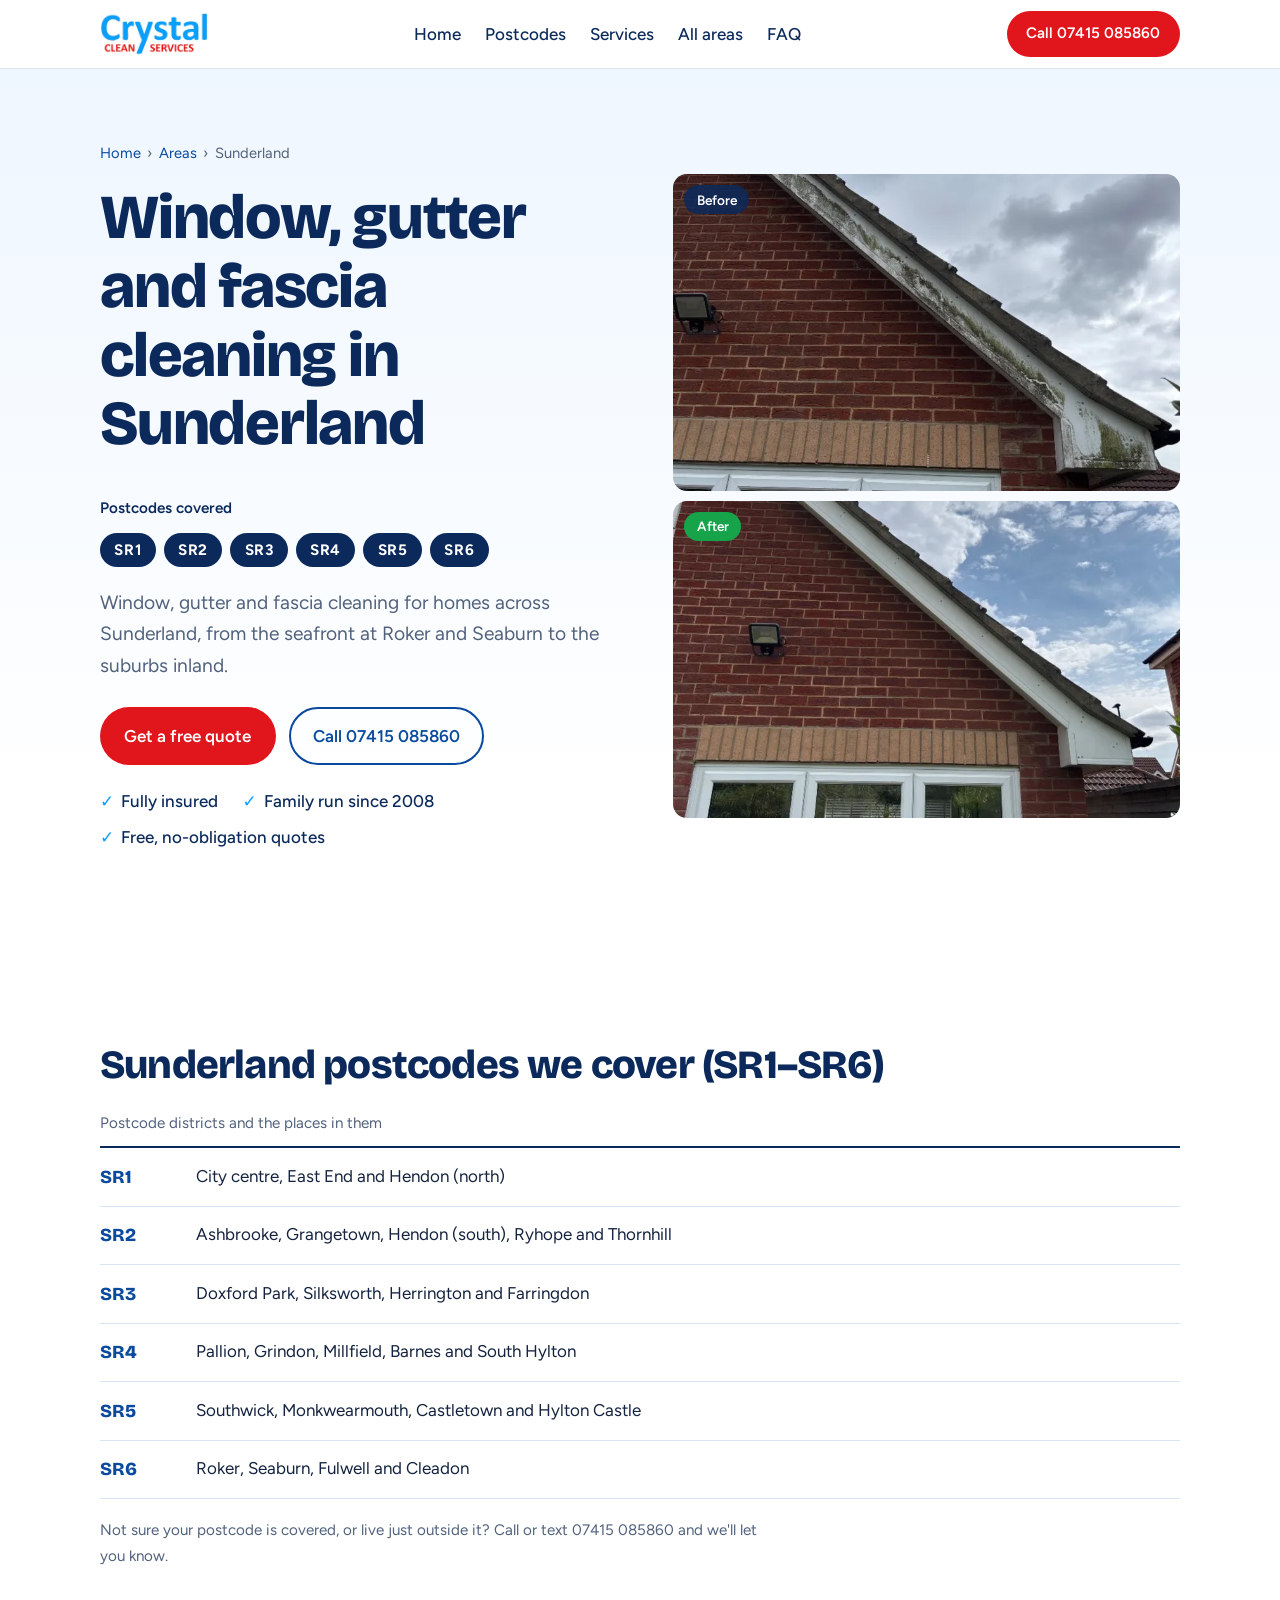
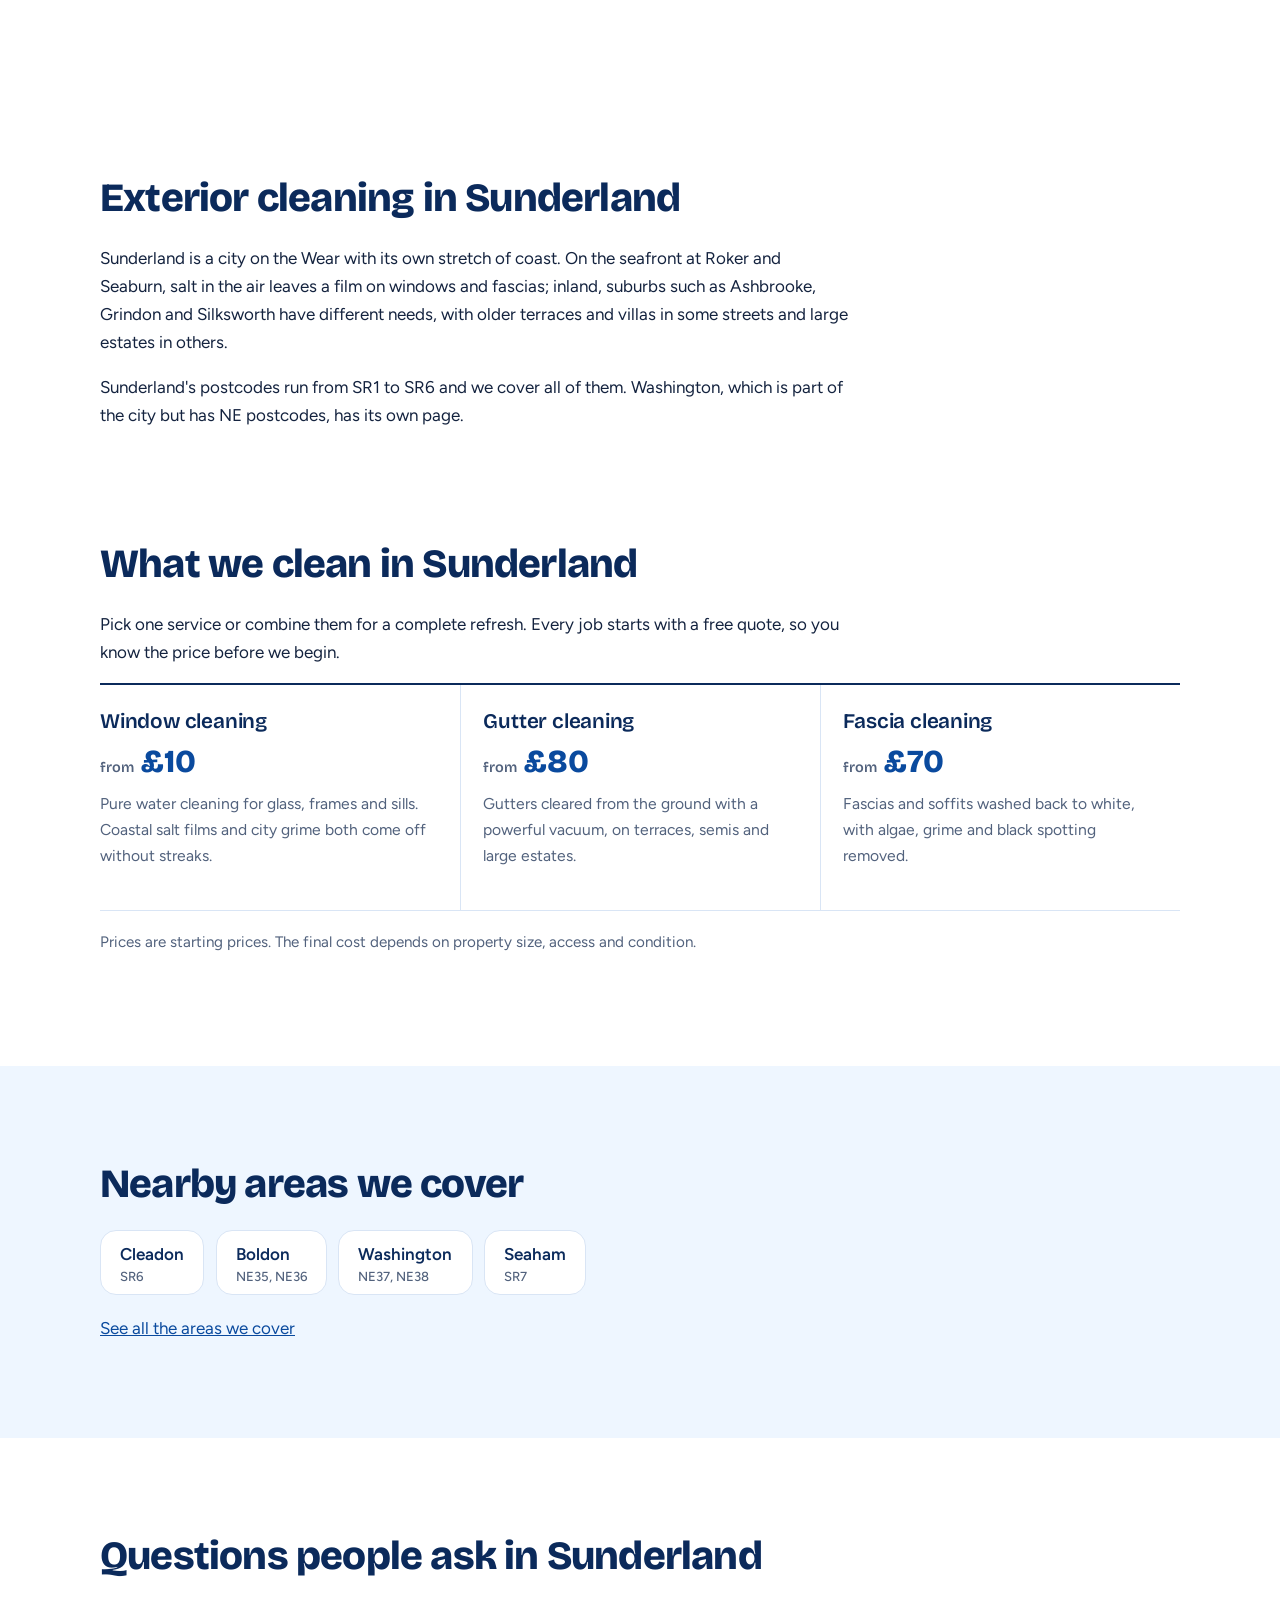
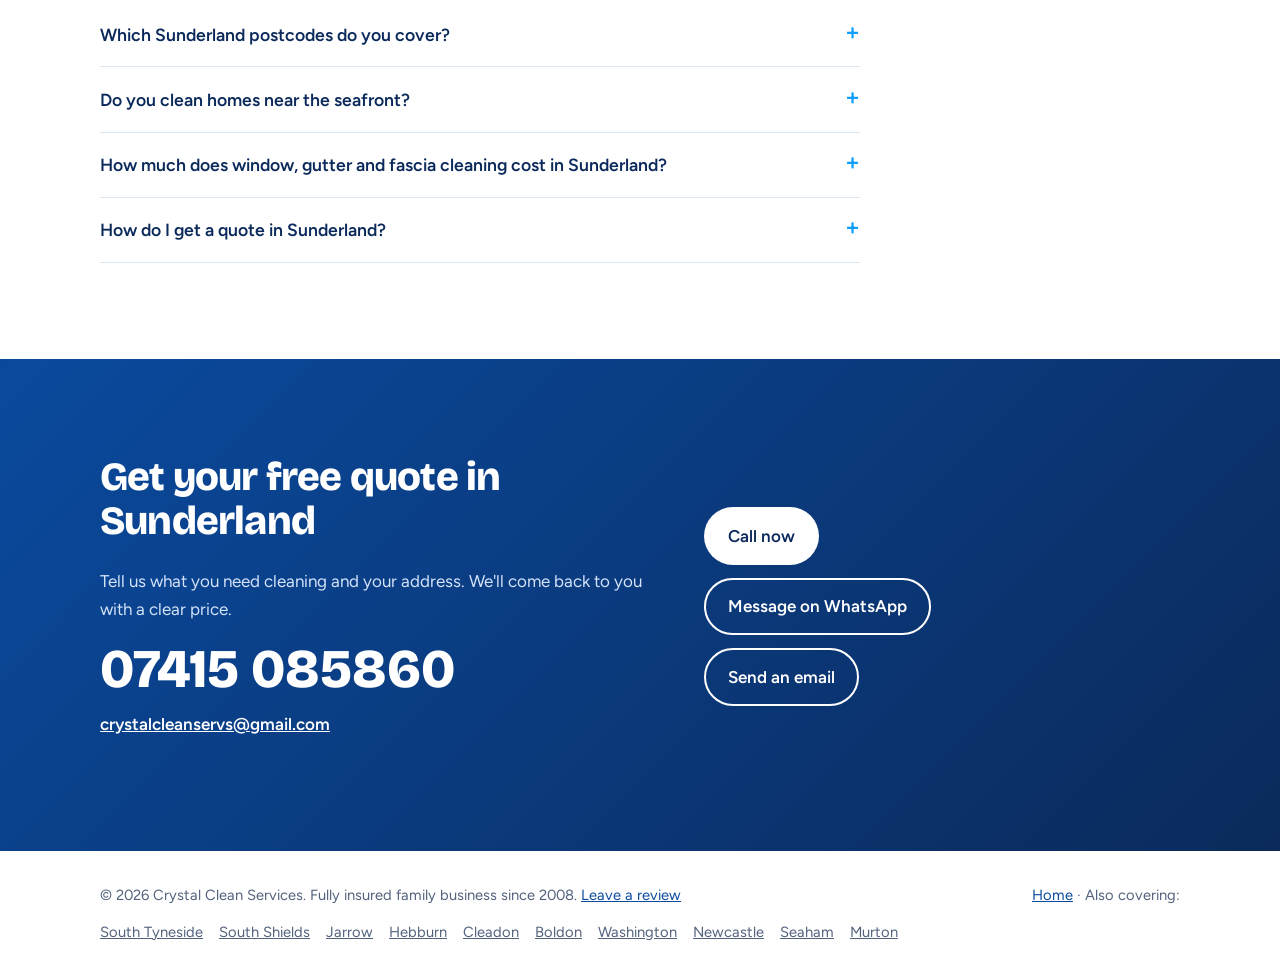
<file: areas/sunderland/index.html>
<!DOCTYPE html>
<html lang="en-GB">
<head>
<meta charset="utf-8">
<meta name="viewport" content="width=device-width, initial-scale=1">
<title>Window, Gutter &amp; Fascia Cleaning in Sunderland (SR1–SR6) | Crystal Clean</title>
<meta name="description" content="Window, gutter and fascia cleaning in Sunderland (SR1–SR6). Family-run, fully insured since 2008. Windows from £10, gutters from £80, fascias from £70. Free quotes.">
<link rel="canonical" href="https://dmbennison.github.io/Crystal-Clean/areas/sunderland/">
<meta name="robots" content="index, follow, max-image-preview:large, max-snippet:-1">
<meta name="theme-color" content="#0a4a9e">
<link rel="icon" href="../../favicon.svg" type="image/svg+xml">
<link rel="apple-touch-icon" href="../../Images/logo.png">

<meta property="og:type" content="website">
<meta property="og:site_name" content="Crystal Clean Services">
<meta property="og:locale" content="en_GB">
<meta property="og:title" content="Window, Gutter &amp; Fascia Cleaning in Sunderland (SR1–SR6) | Crystal Clean">
<meta property="og:description" content="Window, gutter and fascia cleaning in Sunderland (SR1–SR6). Family-run, fully insured since 2008. Windows from £10, gutters from £80, fascias from £70. Free quotes.">
<meta property="og:url" content="https://dmbennison.github.io/Crystal-Clean/areas/sunderland/">
<meta property="og:image" content="https://dmbennison.github.io/Crystal-Clean/Images/social.jpg">
<meta name="twitter:card" content="summary_large_image">

<link rel="preconnect" href="https://fonts.googleapis.com">
<link rel="preconnect" href="https://fonts.gstatic.com" crossorigin>
<link href="https://fonts.googleapis.com/css2?family=Bricolage+Grotesque:opsz,wght@12..96,600;12..96,800&family=Figtree:wght@400;500;600&display=swap" rel="stylesheet">
<link rel="stylesheet" href="../area.css">

<script type="application/ld+json">
{
 "@context": "https://schema.org",
 "@graph": [
  {
   "@type": "BreadcrumbList",
   "itemListElement": [
    {
     "@type": "ListItem",
     "position": 1,
     "name": "Home",
     "item": "https://dmbennison.github.io/Crystal-Clean/"
    },
    {
     "@type": "ListItem",
     "position": 2,
     "name": "Areas",
     "item": "https://dmbennison.github.io/Crystal-Clean/#areas"
    },
    {
     "@type": "ListItem",
     "position": 3,
     "name": "Sunderland",
     "item": "https://dmbennison.github.io/Crystal-Clean/areas/sunderland/"
    }
   ]
  },
  {
   "@type": "Service",
   "@id": "https://dmbennison.github.io/Crystal-Clean/areas/sunderland/#service",
   "name": "Window, gutter and fascia cleaning in Sunderland",
   "url": "https://dmbennison.github.io/Crystal-Clean/areas/sunderland/",
   "serviceType": [
    "Window cleaning",
    "Gutter cleaning",
    "Fascia and soffit cleaning"
   ],
   "provider": {
    "@id": "https://dmbennison.github.io/Crystal-Clean/#business"
   },
   "areaServed": {
    "@type": "City",
    "name": "Sunderland",
    "description": "Postcodes SR1–SR6"
   }
  },
  {
   "@type": "FAQPage",
   "mainEntity": [
    {
     "@type": "Question",
     "name": "Which Sunderland postcodes do you cover?",
     "acceptedAnswer": {
      "@type": "Answer",
      "text": "SR1 to SR6, which takes in the city centre, Ashbrooke, Hendon, Roker, Seaburn, Fulwell, Southwick, Pallion, Grindon, Silksworth and more. Washington (NE37, NE38) and Seaham (SR7) have their own pages."
     }
    },
    {
     "@type": "Question",
     "name": "Do you clean homes near the seafront?",
     "acceptedAnswer": {
      "@type": "Answer",
      "text": "Yes, including Roker and Seaburn. Salt in the sea air leaves a film on glass, and pure water cleaning is good at lifting it."
     }
    },
    {
     "@type": "Question",
     "name": "How much does window, gutter and fascia cleaning cost in Sunderland?",
     "acceptedAnswer": {
      "@type": "Answer",
      "text": "Window cleaning starts from £10, gutter cleaning from £80 and fascia cleaning from £70. The final price depends on the size and type of the property, so we give a free quote first."
     }
    },
    {
     "@type": "Question",
     "name": "How do I get a quote in Sunderland?",
     "acceptedAnswer": {
      "@type": "Answer",
      "text": "Call or text 07415 085860, message us on WhatsApp or email crystalcleanservs@gmail.com with your address and what you need cleaning. Quotes are free."
     }
    }
   ]
  }
 ]
}
</script>
</head>
<body data-area="Sunderland">
<a class="skip" href="#main">Skip to content</a>
<aside class="offer" id="offerBanner" role="region" aria-label="Special offer" hidden>
  <div class="offer-in">
    <span class="offer-tag">Special offer</span>
    <p class="offer-text" id="offerText"></p>
    <span class="offer-until" id="offerUntil"></span>
    <a class="offer-cta" id="offerCta" href="#contact">Get a free quote</a>
  </div>
  <button class="offer-x" id="offerX" type="button" aria-label="Hide this offer">&times;</button>
</aside>

<header>
  <div class="wrap bar">
    <a href="../../" aria-label="Crystal Clean Services home"><img src="../../Images/logo.webp" alt="Crystal Clean Services logo" width="108" height="44"></a>
    <nav aria-label="Main"><ul>
      <li><a href="../../">Home</a></li>
      <li><a href="#postcodes">Postcodes</a></li>
      <li><a href="#services">Services</a></li>
      <li><a href="../../#areas">All areas</a></li>
      <li><a href="#faq">FAQ</a></li>
    </ul></nav>
    <a class="btn btn-primary btn-sm" href="tel:+447415085860">Call 07415 085860</a>
  </div>
</header>

<main id="main">
<section class="hero" id="top">
  <div class="wrap hero-grid">
    <div>
      <p class="crumbs"><a href="../../">Home</a><span aria-hidden="true">›</span><a href="../../#areas">Areas</a><span aria-hidden="true">›</span>Sunderland</p>
      <h1>Window, gutter and fascia cleaning in Sunderland</h1>
      <span class="chips-label">Postcodes covered</span>
      <ul class="chips" aria-label="Postcodes covered"><li>SR1</li><li>SR2</li><li>SR3</li><li>SR4</li><li>SR5</li><li>SR6</li></ul>
      <p class="lead" style="margin-top:1.2rem">Window, gutter and fascia cleaning for homes across Sunderland, from the seafront at Roker and Seaburn to the suburbs inland.</p>
      <div class="cta-row">
        <a class="btn btn-primary" href="#contact" data-quote>Get a free quote</a>
        <a class="btn btn-ghost" href="tel:+447415085860">Call 07415 085860</a>
      </div>
      <ul class="trust">
        <li>Fully insured</li><li>Family run since 2008</li><li>Free, no-obligation quotes</li>
      </ul>
    </div>
    <div class="pair" role="group" aria-label="Fascia before and after cleaning">
      <figure><img src="../../Images/fascia-before.webp" width="800" height="707" alt="Gable fascia board covered in green algae before cleaning"><span class="tag">Before</span></figure>
      <figure><img src="../../Images/fascia-after.webp" width="800" height="706" alt="The same fascia board bright white after cleaning" fetchpriority="high"><span class="tag after">After</span></figure>
    </div>
  </div>
</section>

<section id="postcodes">
  <div class="wrap">
    <h2>Sunderland postcodes we cover (SR1–SR6)</h2>
    <div class="pc-wrap">
      <table class="pc">
        <caption>Postcode districts and the places in them</caption>
        <tbody><tr><th scope="row">SR1</th><td>City centre, East End and Hendon (north)</td></tr><tr><th scope="row">SR2</th><td>Ashbrooke, Grangetown, Hendon (south), Ryhope and Thornhill</td></tr><tr><th scope="row">SR3</th><td>Doxford Park, Silksworth, Herrington and Farringdon</td></tr><tr><th scope="row">SR4</th><td>Pallion, Grindon, Millfield, Barnes and South Hylton</td></tr><tr><th scope="row">SR5</th><td>Southwick, Monkwearmouth, Castletown and Hylton Castle</td></tr><tr><th scope="row">SR6</th><td>Roker, Seaburn, Fulwell and Cleadon</td></tr></tbody>
      </table>
    </div>
    <p class="note">Not sure your postcode is covered, or live just outside it? Call or text 07415 085860 and we'll let you know.</p>
  </div>
</section>

<section class="about">
  <div class="wrap">
    <h2>Exterior cleaning in Sunderland</h2>
    <p>Sunderland is a city on the Wear with its own stretch of coast. On the seafront at Roker and Seaburn, salt in the air leaves a film on windows and fascias; inland, suburbs such as Ashbrooke, Grindon and Silksworth have different needs, with older terraces and villas in some streets and large estates in others.</p><p>Sunderland's postcodes run from SR1 to SR6 and we cover all of them. Washington, which is part of the city but has NE postcodes, has its own page.</p>
  </div>
</section>

<section id="services" style="padding-top:0">
  <div class="wrap">
    <h2>What we clean in Sunderland</h2>
    <p>Pick one service or combine them for a complete refresh. Every job starts with a free quote, so you know the price before we begin.</p>
    <div class="services">
      <article class="svc">
        <h3>Window cleaning</h3>
        <div class="price"><small>from</small> £10</div>
        <p class="svc-local">Pure water cleaning for glass, frames and sills. Coastal salt films and city grime both come off without streaks.</p>
      </article>
      <article class="svc">
        <h3>Gutter cleaning</h3>
        <div class="price"><small>from</small> £80</div>
        <p class="svc-local">Gutters cleared from the ground with a powerful vacuum, on terraces, semis and large estates.</p>
      </article>
      <article class="svc">
        <h3>Fascia cleaning</h3>
        <div class="price"><small>from</small> £70</div>
        <p class="svc-local">Fascias and soffits washed back to white, with algae, grime and black spotting removed.</p>
      </article>
    </div>
    <p class="note">Prices are starting prices. The final cost depends on property size, access and condition.</p>
  </div>
</section>

<section class="areas nearby">
  <div class="wrap">
    <h2>Nearby areas we cover</h2>
    <ul class="area-list"><li><a href="../cleadon/">Cleadon<small>SR6</small></a></li><li><a href="../boldon/">Boldon<small>NE35, NE36</small></a></li><li><a href="../washington/">Washington<small>NE37, NE38</small></a></li><li><a href="../seaham/">Seaham<small>SR7</small></a></li></ul>
    <p style="margin:0"><a href="../../#areas">See all the areas we cover</a></p>
  </div>
</section>

<section id="faq">
  <div class="wrap faq">
    <h2>Questions people ask in Sunderland</h2>
    <details><summary>Which Sunderland postcodes do you cover?</summary><p>SR1 to SR6, which takes in the city centre, Ashbrooke, Hendon, Roker, Seaburn, Fulwell, Southwick, Pallion, Grindon, Silksworth and more. Washington (NE37, NE38) and Seaham (SR7) have their own pages.</p></details><details><summary>Do you clean homes near the seafront?</summary><p>Yes, including Roker and Seaburn. Salt in the sea air leaves a film on glass, and pure water cleaning is good at lifting it.</p></details><details><summary>How much does window, gutter and fascia cleaning cost in Sunderland?</summary><p>Window cleaning starts from £10, gutter cleaning from £80 and fascia cleaning from £70. The final price depends on the size and type of the property, so we give a free quote first.</p></details><details><summary>How do I get a quote in Sunderland?</summary><p>Call or text 07415 085860, message us on WhatsApp or email crystalcleanservs@gmail.com with your address and what you need cleaning. Quotes are free.</p></details>
  </div>
</section>

<section class="contact" id="contact">
  <div class="wrap contact-grid">
    <div>
      <h2>Get your free quote in Sunderland</h2>
      <p>Tell us what you need cleaning and your address. We'll come back to you with a clear price.</p>
      <a class="phone" href="tel:+447415085860">07415 085860</a>
      <p style="margin-top:.6rem"><a class="mail" href="mailto:crystalcleanservs@gmail.com?subject=Quote%20request%20-%20Sunderland">crystalcleanservs@gmail.com</a></p>
    </div>
    <div class="cta-row" style="flex-direction:column;align-items:flex-start">
      <a class="btn btn-primary" href="tel:+447415085860">Call now</a>
      <a class="btn btn-ghost" href="https://wa.me/447415085860?text=Hi%2C%20I%27d%20like%20a%20quote%20in%20Sunderland%20please">Message on WhatsApp</a>
      <a class="btn btn-ghost" href="mailto:crystalcleanservs@gmail.com?subject=Quote%20request%20-%20Sunderland">Send an email</a>
    </div>
  </div>
</section>
</main>

<footer>
  <div class="wrap">
    <span>© <span id="y">2026</span> Crystal Clean Services. Fully insured family business since 2008. <a href="https://g.page/r/CcrS7bdH_LkEEBM/review" target="_blank" rel="noopener">Leave a review</a></span>
    <span><a href="../../">Home</a> · Also covering:</span>
  </div>
  <div class="wrap"><ul class="footlinks"><li><a href="../south-tyneside/">South Tyneside</a></li><li><a href="../south-shields/">South Shields</a></li><li><a href="../jarrow/">Jarrow</a></li><li><a href="../hebburn/">Hebburn</a></li><li><a href="../cleadon/">Cleadon</a></li><li><a href="../boldon/">Boldon</a></li><li><a href="../washington/">Washington</a></li><li><a href="../newcastle/">Newcastle</a></li><li><a href="../seaham/">Seaham</a></li><li><a href="../murton/">Murton</a></li></ul></div>
</footer>
<script>document.getElementById('y').textContent=new Date().getFullYear()</script>
<script src="../../enquiry-config.js"></script>
<script src="../area.js"></script>
</body>
</html>
</file>
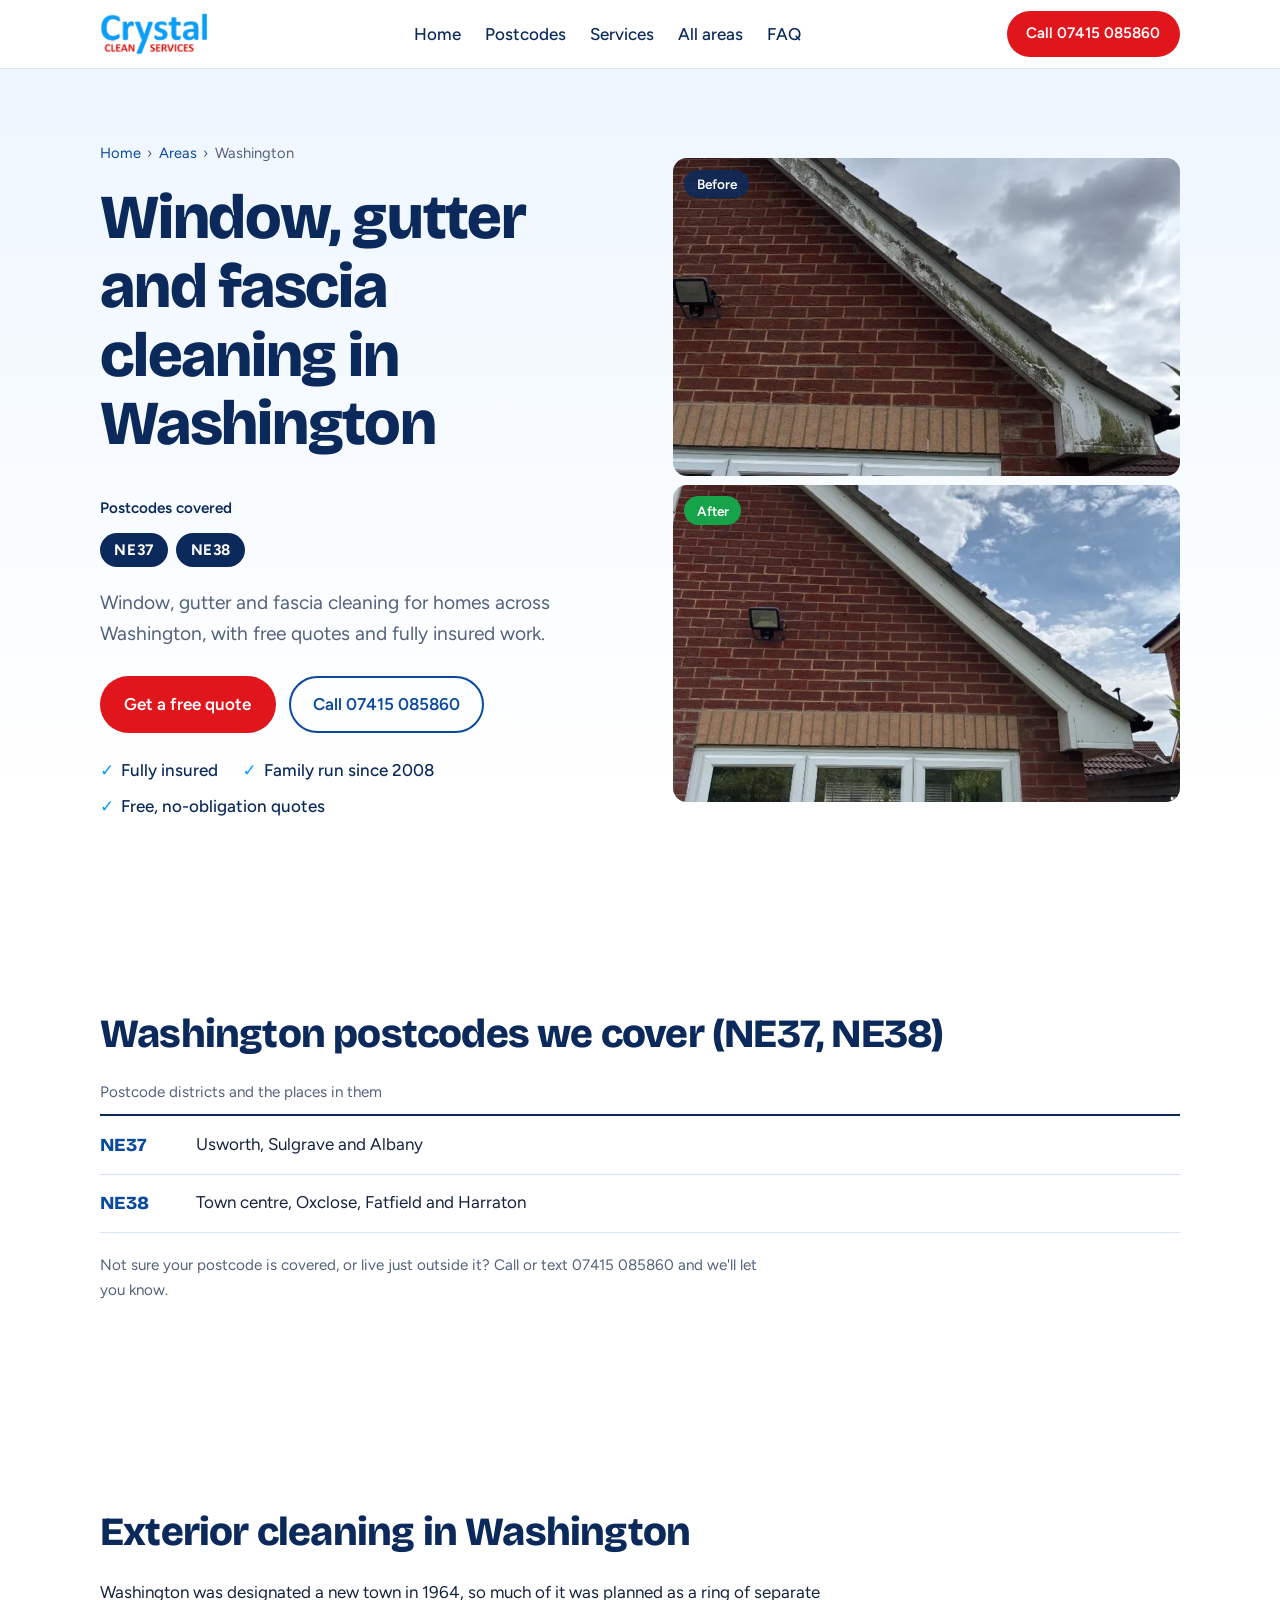
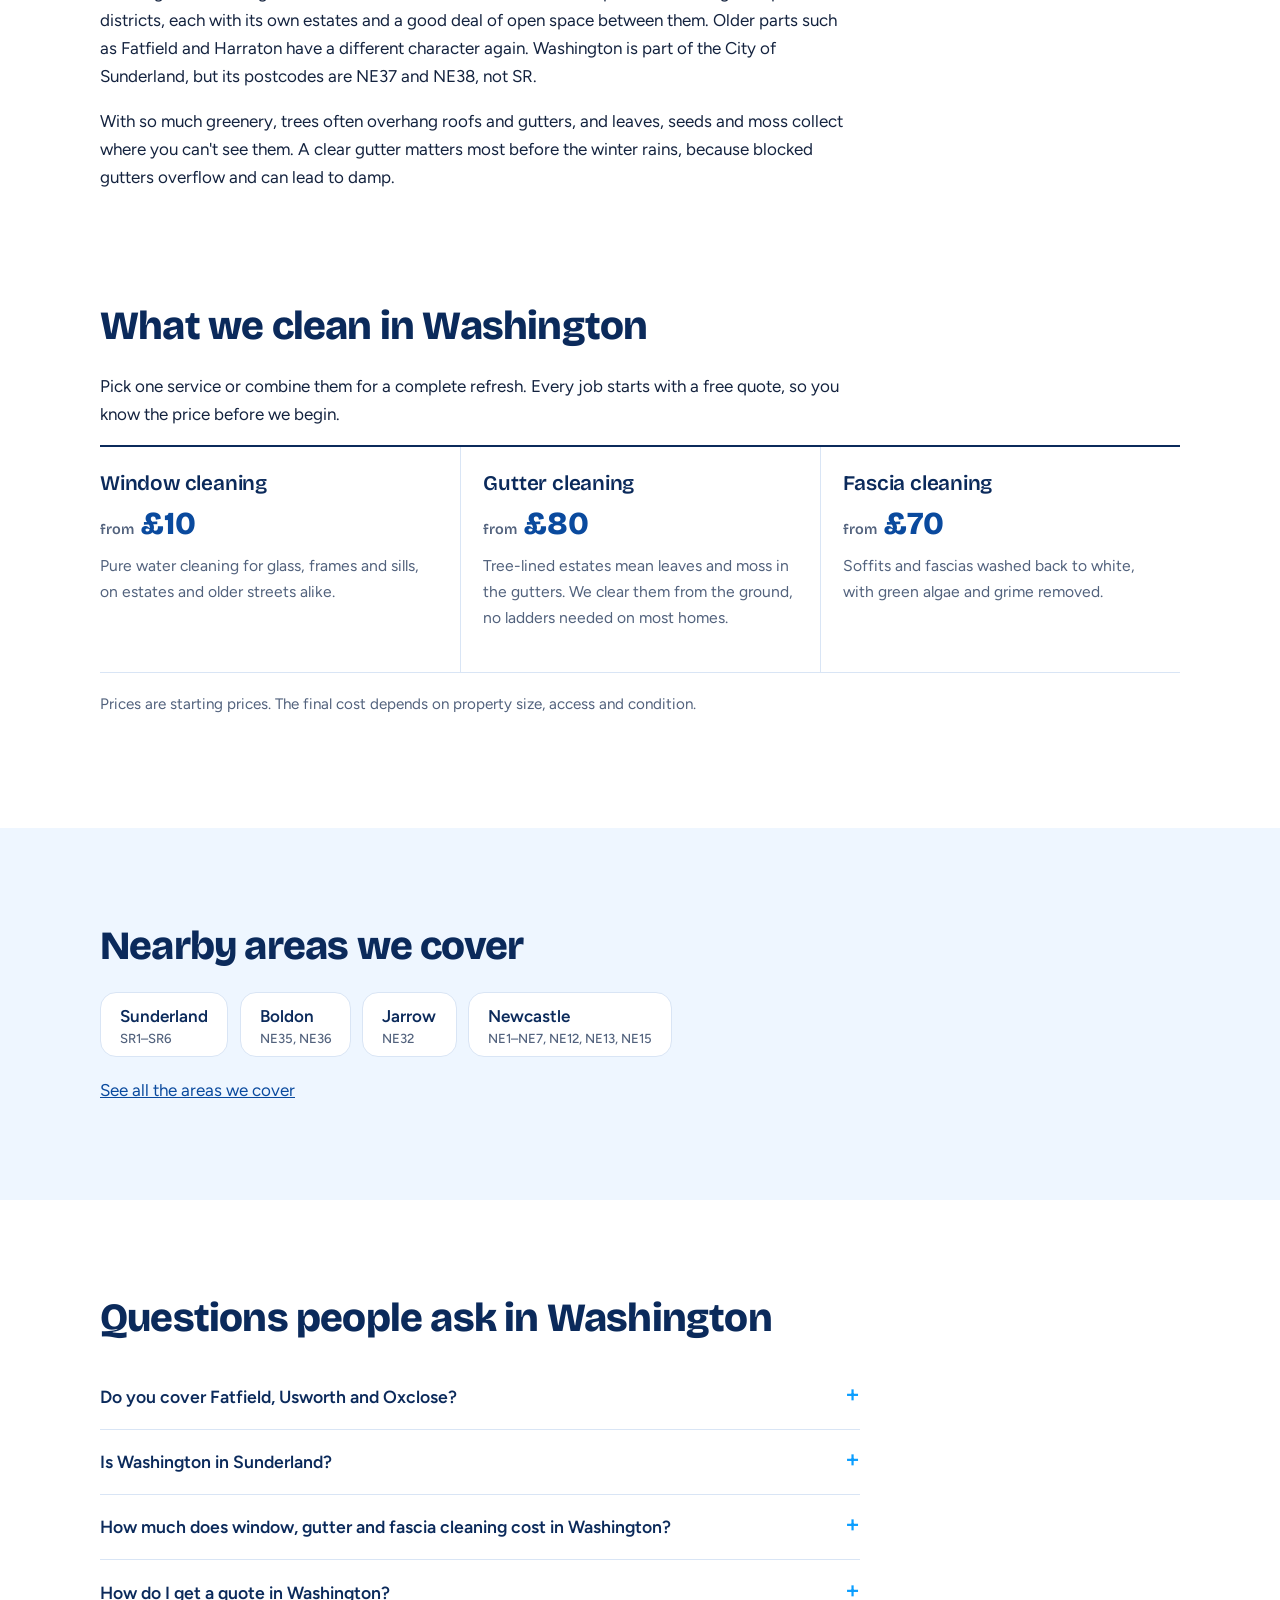
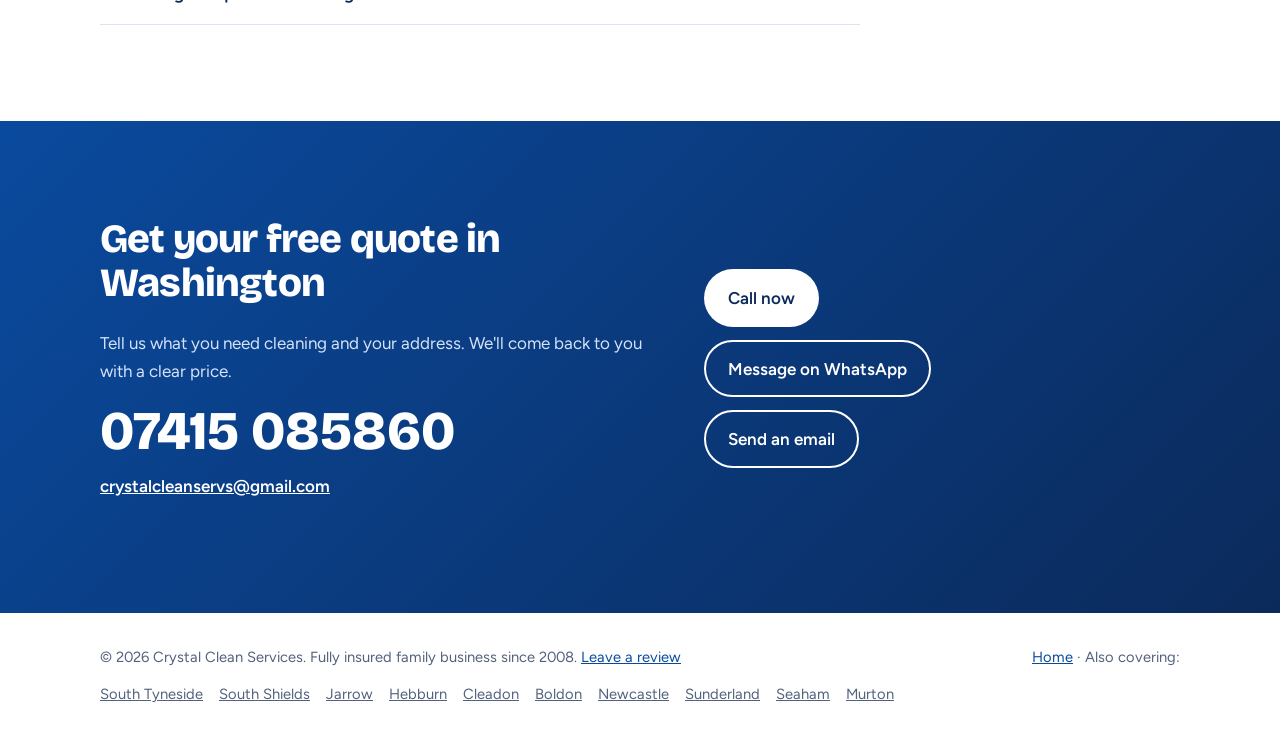
<file: areas/washington/index.html>
<!DOCTYPE html>
<html lang="en-GB">
<head>
<meta charset="utf-8">
<meta name="viewport" content="width=device-width, initial-scale=1">
<title>Window, Gutter &amp; Fascia Cleaning in Washington (NE37, NE38) | Crystal Clean</title>
<meta name="description" content="Window, gutter and fascia cleaning in Washington (NE37, NE38). Family-run, fully insured since 2008. Windows from £10, gutters from £80, fascias from £70. Free quotes.">
<link rel="canonical" href="https://dmbennison.github.io/Crystal-Clean/areas/washington/">
<meta name="robots" content="index, follow, max-image-preview:large, max-snippet:-1">
<meta name="theme-color" content="#0a4a9e">
<link rel="icon" href="../../favicon.svg" type="image/svg+xml">
<link rel="apple-touch-icon" href="../../Images/logo.png">

<meta property="og:type" content="website">
<meta property="og:site_name" content="Crystal Clean Services">
<meta property="og:locale" content="en_GB">
<meta property="og:title" content="Window, Gutter &amp; Fascia Cleaning in Washington (NE37, NE38) | Crystal Clean">
<meta property="og:description" content="Window, gutter and fascia cleaning in Washington (NE37, NE38). Family-run, fully insured since 2008. Windows from £10, gutters from £80, fascias from £70. Free quotes.">
<meta property="og:url" content="https://dmbennison.github.io/Crystal-Clean/areas/washington/">
<meta property="og:image" content="https://dmbennison.github.io/Crystal-Clean/Images/social.jpg">
<meta name="twitter:card" content="summary_large_image">

<link rel="preconnect" href="https://fonts.googleapis.com">
<link rel="preconnect" href="https://fonts.gstatic.com" crossorigin>
<link href="https://fonts.googleapis.com/css2?family=Bricolage+Grotesque:opsz,wght@12..96,600;12..96,800&family=Figtree:wght@400;500;600&display=swap" rel="stylesheet">
<link rel="stylesheet" href="../area.css">

<script type="application/ld+json">
{
 "@context": "https://schema.org",
 "@graph": [
  {
   "@type": "BreadcrumbList",
   "itemListElement": [
    {
     "@type": "ListItem",
     "position": 1,
     "name": "Home",
     "item": "https://dmbennison.github.io/Crystal-Clean/"
    },
    {
     "@type": "ListItem",
     "position": 2,
     "name": "Areas",
     "item": "https://dmbennison.github.io/Crystal-Clean/#areas"
    },
    {
     "@type": "ListItem",
     "position": 3,
     "name": "Washington",
     "item": "https://dmbennison.github.io/Crystal-Clean/areas/washington/"
    }
   ]
  },
  {
   "@type": "Service",
   "@id": "https://dmbennison.github.io/Crystal-Clean/areas/washington/#service",
   "name": "Window, gutter and fascia cleaning in Washington",
   "url": "https://dmbennison.github.io/Crystal-Clean/areas/washington/",
   "serviceType": [
    "Window cleaning",
    "Gutter cleaning",
    "Fascia and soffit cleaning"
   ],
   "provider": {
    "@id": "https://dmbennison.github.io/Crystal-Clean/#business"
   },
   "areaServed": {
    "@type": "Place",
    "name": "Washington",
    "description": "Postcodes NE37, NE38"
   }
  },
  {
   "@type": "FAQPage",
   "mainEntity": [
    {
     "@type": "Question",
     "name": "Do you cover Fatfield, Usworth and Oxclose?",
     "acceptedAnswer": {
      "@type": "Answer",
      "text": "Yes. We cover Washington's NE37 and NE38 postcodes, including Usworth, Sulgrave, Albany, Oxclose, Fatfield and Harraton."
     }
    },
    {
     "@type": "Question",
     "name": "Is Washington in Sunderland?",
     "acceptedAnswer": {
      "@type": "Answer",
      "text": "Washington is part of the City of Sunderland, but its postcodes are NE37 and NE38. We cover it as its own area."
     }
    },
    {
     "@type": "Question",
     "name": "How much does window, gutter and fascia cleaning cost in Washington?",
     "acceptedAnswer": {
      "@type": "Answer",
      "text": "Window cleaning starts from £10, gutter cleaning from £80 and fascia cleaning from £70. The final price depends on the size and type of the property, so we give a free quote first."
     }
    },
    {
     "@type": "Question",
     "name": "How do I get a quote in Washington?",
     "acceptedAnswer": {
      "@type": "Answer",
      "text": "Call or text 07415 085860, message us on WhatsApp or email crystalcleanservs@gmail.com with your address and what you need cleaning. Quotes are free."
     }
    }
   ]
  }
 ]
}
</script>
</head>
<body data-area="Washington">
<a class="skip" href="#main">Skip to content</a>
<aside class="offer" id="offerBanner" role="region" aria-label="Special offer" hidden>
  <div class="offer-in">
    <span class="offer-tag">Special offer</span>
    <p class="offer-text" id="offerText"></p>
    <span class="offer-until" id="offerUntil"></span>
    <a class="offer-cta" id="offerCta" href="#contact">Get a free quote</a>
  </div>
  <button class="offer-x" id="offerX" type="button" aria-label="Hide this offer">&times;</button>
</aside>

<header>
  <div class="wrap bar">
    <a href="../../" aria-label="Crystal Clean Services home"><img src="../../Images/logo.webp" alt="Crystal Clean Services logo" width="108" height="44"></a>
    <nav aria-label="Main"><ul>
      <li><a href="../../">Home</a></li>
      <li><a href="#postcodes">Postcodes</a></li>
      <li><a href="#services">Services</a></li>
      <li><a href="../../#areas">All areas</a></li>
      <li><a href="#faq">FAQ</a></li>
    </ul></nav>
    <a class="btn btn-primary btn-sm" href="tel:+447415085860">Call 07415 085860</a>
  </div>
</header>

<main id="main">
<section class="hero" id="top">
  <div class="wrap hero-grid">
    <div>
      <p class="crumbs"><a href="../../">Home</a><span aria-hidden="true">›</span><a href="../../#areas">Areas</a><span aria-hidden="true">›</span>Washington</p>
      <h1>Window, gutter and fascia cleaning in Washington</h1>
      <span class="chips-label">Postcodes covered</span>
      <ul class="chips" aria-label="Postcodes covered"><li>NE37</li><li>NE38</li></ul>
      <p class="lead" style="margin-top:1.2rem">Window, gutter and fascia cleaning for homes across Washington, with free quotes and fully insured work.</p>
      <div class="cta-row">
        <a class="btn btn-primary" href="#contact" data-quote>Get a free quote</a>
        <a class="btn btn-ghost" href="tel:+447415085860">Call 07415 085860</a>
      </div>
      <ul class="trust">
        <li>Fully insured</li><li>Family run since 2008</li><li>Free, no-obligation quotes</li>
      </ul>
    </div>
    <div class="pair" role="group" aria-label="Fascia before and after cleaning">
      <figure><img src="../../Images/fascia-before.webp" width="800" height="707" alt="Gable fascia board covered in green algae before cleaning"><span class="tag">Before</span></figure>
      <figure><img src="../../Images/fascia-after.webp" width="800" height="706" alt="The same fascia board bright white after cleaning" fetchpriority="high"><span class="tag after">After</span></figure>
    </div>
  </div>
</section>

<section id="postcodes">
  <div class="wrap">
    <h2>Washington postcodes we cover (NE37, NE38)</h2>
    <div class="pc-wrap">
      <table class="pc">
        <caption>Postcode districts and the places in them</caption>
        <tbody><tr><th scope="row">NE37</th><td>Usworth, Sulgrave and Albany</td></tr><tr><th scope="row">NE38</th><td>Town centre, Oxclose, Fatfield and Harraton</td></tr></tbody>
      </table>
    </div>
    <p class="note">Not sure your postcode is covered, or live just outside it? Call or text 07415 085860 and we'll let you know.</p>
  </div>
</section>

<section class="about">
  <div class="wrap">
    <h2>Exterior cleaning in Washington</h2>
    <p>Washington was designated a new town in 1964, so much of it was planned as a ring of separate districts, each with its own estates and a good deal of open space between them. Older parts such as Fatfield and Harraton have a different character again. Washington is part of the City of Sunderland, but its postcodes are NE37 and NE38, not SR.</p><p>With so much greenery, trees often overhang roofs and gutters, and leaves, seeds and moss collect where you can't see them. A clear gutter matters most before the winter rains, because blocked gutters overflow and can lead to damp.</p>
  </div>
</section>

<section id="services" style="padding-top:0">
  <div class="wrap">
    <h2>What we clean in Washington</h2>
    <p>Pick one service or combine them for a complete refresh. Every job starts with a free quote, so you know the price before we begin.</p>
    <div class="services">
      <article class="svc">
        <h3>Window cleaning</h3>
        <div class="price"><small>from</small> £10</div>
        <p class="svc-local">Pure water cleaning for glass, frames and sills, on estates and older streets alike.</p>
      </article>
      <article class="svc">
        <h3>Gutter cleaning</h3>
        <div class="price"><small>from</small> £80</div>
        <p class="svc-local">Tree-lined estates mean leaves and moss in the gutters. We clear them from the ground, no ladders needed on most homes.</p>
      </article>
      <article class="svc">
        <h3>Fascia cleaning</h3>
        <div class="price"><small>from</small> £70</div>
        <p class="svc-local">Soffits and fascias washed back to white, with green algae and grime removed.</p>
      </article>
    </div>
    <p class="note">Prices are starting prices. The final cost depends on property size, access and condition.</p>
  </div>
</section>

<section class="areas nearby">
  <div class="wrap">
    <h2>Nearby areas we cover</h2>
    <ul class="area-list"><li><a href="../sunderland/">Sunderland<small>SR1–SR6</small></a></li><li><a href="../boldon/">Boldon<small>NE35, NE36</small></a></li><li><a href="../jarrow/">Jarrow<small>NE32</small></a></li><li><a href="../newcastle/">Newcastle<small>NE1–NE7, NE12, NE13, NE15</small></a></li></ul>
    <p style="margin:0"><a href="../../#areas">See all the areas we cover</a></p>
  </div>
</section>

<section id="faq">
  <div class="wrap faq">
    <h2>Questions people ask in Washington</h2>
    <details><summary>Do you cover Fatfield, Usworth and Oxclose?</summary><p>Yes. We cover Washington's NE37 and NE38 postcodes, including Usworth, Sulgrave, Albany, Oxclose, Fatfield and Harraton.</p></details><details><summary>Is Washington in Sunderland?</summary><p>Washington is part of the City of Sunderland, but its postcodes are NE37 and NE38. We cover it as its own area.</p></details><details><summary>How much does window, gutter and fascia cleaning cost in Washington?</summary><p>Window cleaning starts from £10, gutter cleaning from £80 and fascia cleaning from £70. The final price depends on the size and type of the property, so we give a free quote first.</p></details><details><summary>How do I get a quote in Washington?</summary><p>Call or text 07415 085860, message us on WhatsApp or email crystalcleanservs@gmail.com with your address and what you need cleaning. Quotes are free.</p></details>
  </div>
</section>

<section class="contact" id="contact">
  <div class="wrap contact-grid">
    <div>
      <h2>Get your free quote in Washington</h2>
      <p>Tell us what you need cleaning and your address. We'll come back to you with a clear price.</p>
      <a class="phone" href="tel:+447415085860">07415 085860</a>
      <p style="margin-top:.6rem"><a class="mail" href="mailto:crystalcleanservs@gmail.com?subject=Quote%20request%20-%20Washington">crystalcleanservs@gmail.com</a></p>
    </div>
    <div class="cta-row" style="flex-direction:column;align-items:flex-start">
      <a class="btn btn-primary" href="tel:+447415085860">Call now</a>
      <a class="btn btn-ghost" href="https://wa.me/447415085860?text=Hi%2C%20I%27d%20like%20a%20quote%20in%20Washington%20please">Message on WhatsApp</a>
      <a class="btn btn-ghost" href="mailto:crystalcleanservs@gmail.com?subject=Quote%20request%20-%20Washington">Send an email</a>
    </div>
  </div>
</section>
</main>

<footer>
  <div class="wrap">
    <span>© <span id="y">2026</span> Crystal Clean Services. Fully insured family business since 2008. <a href="https://g.page/r/CcrS7bdH_LkEEBM/review" target="_blank" rel="noopener">Leave a review</a></span>
    <span><a href="../../">Home</a> · Also covering:</span>
  </div>
  <div class="wrap"><ul class="footlinks"><li><a href="../south-tyneside/">South Tyneside</a></li><li><a href="../south-shields/">South Shields</a></li><li><a href="../jarrow/">Jarrow</a></li><li><a href="../hebburn/">Hebburn</a></li><li><a href="../cleadon/">Cleadon</a></li><li><a href="../boldon/">Boldon</a></li><li><a href="../newcastle/">Newcastle</a></li><li><a href="../sunderland/">Sunderland</a></li><li><a href="../seaham/">Seaham</a></li><li><a href="../murton/">Murton</a></li></ul></div>
</footer>
<script>document.getElementById('y').textContent=new Date().getFullYear()</script>
<script src="../../enquiry-config.js"></script>
<script src="../area.js"></script>
</body>
</html>
</file>
<file: areas/area.css>
/* Shared by every page in /areas/. The look matches the home page (index.html). */
:root{
  --navy:#0b2a5b; --blue:#0a4a9e; --sky:#0b9eff; --red:#e0161c;
  --wash:#eef6ff; --ink:#14233f; --muted:#52627d; --line:#d9e5f5; --white:#fff;
  --display:"Bricolage Grotesque","Segoe UI",system-ui,sans-serif;
  --body:"Figtree","Segoe UI",system-ui,-apple-system,sans-serif;
  --max:1120px;
}
*{box-sizing:border-box}
html{scroll-behavior:smooth;scroll-padding-top:84px}
body{margin:0;font:400 1.0625rem/1.65 var(--body);color:var(--ink);background:var(--white);-webkit-font-smoothing:antialiased}
img{max-width:100%;display:block}
a{color:var(--blue)}
:focus-visible{outline:3px solid var(--sky);outline-offset:3px;border-radius:4px}
.wrap{max-width:var(--max);margin:0 auto;padding:0 1.25rem}
h1,h2,h3{font-family:var(--display);color:var(--navy);line-height:1.1;margin:0 0 .6em;letter-spacing:-.02em}
h1{font-size:clamp(2.2rem,5.6vw,3.9rem);font-weight:800}
h2{font-size:clamp(1.7rem,3.6vw,2.5rem);font-weight:800}
h3{font-size:1.3rem;font-weight:600;letter-spacing:-.01em}
p{margin:0 0 1em;max-width:68ch}
section{padding:clamp(3.5rem,8vw,6rem) 0}
.skip{position:absolute;left:-999px}.skip:focus{left:1rem;top:1rem;background:#fff;padding:.5rem 1rem;z-index:99}

/* header */
header{position:sticky;top:0;z-index:20;background:rgba(255,255,255,.94);backdrop-filter:blur(8px);border-bottom:1px solid var(--line)}
.bar{display:flex;align-items:center;justify-content:space-between;gap:1rem;min-height:68px}
.bar img{height:44px;width:auto}
nav ul{display:flex;gap:1.5rem;list-style:none;margin:0;padding:0}
nav a{text-decoration:none;color:var(--navy);font-weight:500}
nav a:hover{color:var(--sky)}
.btn{display:inline-flex;align-items:center;gap:.5rem;padding:.8rem 1.4rem;border-radius:999px;font-weight:600;text-decoration:none;border:2px solid transparent;transition:background .2s,transform .2s}
.btn-primary{background:var(--red);color:#fff}.btn-primary:hover{background:#b80f14}
.btn-ghost{border-color:var(--blue);color:var(--blue)}.btn-ghost:hover{background:var(--wash)}
.btn-sm{padding:.55rem 1.1rem;font-size:.95rem}
@media(max-width:820px){nav{display:none}}

/* hero */
.hero{background:linear-gradient(180deg,var(--wash),#fff 85%);padding-top:clamp(2.5rem,6vw,4.5rem)}
.hero-grid{display:grid;gap:2.5rem;grid-template-columns:1.05fr 1fr;align-items:center}
.hero p.lead{font-size:1.2rem;color:var(--muted)}
.cta-row{display:flex;flex-wrap:wrap;gap:.8rem;margin:1.6rem 0 1.4rem}
.trust{display:flex;flex-wrap:wrap;gap:.5rem 1.5rem;list-style:none;margin:0;padding:0;font-weight:500;color:var(--navy)}
.trust li::before{content:"✓";color:var(--sky);font-weight:800;margin-right:.45rem}
.pair{display:grid;grid-template-columns:1fr 1fr;gap:.6rem}
.pair figure{margin:0;position:relative;border-radius:14px;overflow:hidden;background:var(--line)}
.pair img{width:100%;height:auto}
.hero .pair{grid-template-columns:1fr}
.hero .pair img{aspect-ratio:16/10;object-fit:cover}
@media(max-width:860px){.hero-grid{grid-template-columns:1fr}}

/* services */
.services{display:grid;grid-template-columns:repeat(3,1fr);border-top:2px solid var(--navy)}
.svc{padding:1.6rem 1.4rem 1.6rem 0;border-bottom:1px solid var(--line)}
.svc+.svc{padding-left:1.4rem;border-left:1px solid var(--line)}
.price{font-family:var(--display);font-weight:800;font-size:2rem;color:var(--blue);line-height:1;margin:.2rem 0 .8rem}
.price small{font-size:.9rem;font-weight:600;color:var(--muted)}
.svc p{font-size:.98rem;color:var(--muted)}
.note{color:var(--muted);font-size:.95rem;margin-top:1.2rem}
@media(max-width:820px){.services{grid-template-columns:1fr}.svc+.svc{padding-left:0;border-left:0}}

/* areas */
.areas{background:var(--wash)}
.area-list{display:flex;flex-wrap:wrap;gap:.7rem;list-style:none;padding:0;margin:1.5rem 0}
.area-list li{background:#fff;border:1px solid var(--line);border-radius:16px;font-weight:600;color:var(--navy);transition:border-color .2s,background .2s}
.area-list li:hover{border-color:var(--sky);background:var(--wash)}
.area-list a{display:block;padding:.55rem 1.2rem;color:inherit;text-decoration:none;border-radius:16px}
.area-list small{display:block;font-weight:500;font-size:.82rem;line-height:1.3;color:var(--muted)}

/* special offer banner (set from the Round Book app) */
.offer{position:relative;background:linear-gradient(90deg,var(--navy),var(--blue));color:#fff;padding:.85rem 3rem .85rem 1rem;text-align:center}
.offer[hidden]{display:none}
.offer-in{display:flex;flex-wrap:wrap;align-items:center;justify-content:center;gap:.45rem 1rem;max-width:var(--max);margin:0 auto}
.offer-tag{background:var(--red);color:#fff;font-weight:800;font-size:.8rem;letter-spacing:.08em;text-transform:uppercase;padding:.3rem .75rem;border-radius:999px}
.offer-text{margin:0;font:700 clamp(1.05rem,2.6vw,1.4rem)/1.3 var(--display)}
.offer-until{font-size:.95rem;opacity:.92}
.offer-cta{background:#fff;color:var(--navy);font-weight:700;text-decoration:none;padding:.5rem 1.1rem;border-radius:999px;white-space:nowrap}
.offer-cta:hover{background:var(--wash)}
.offer-x{position:absolute;top:50%;right:.6rem;transform:translateY(-50%);width:2.2rem;height:2.2rem;border:0;border-radius:50%;background:rgba(255,255,255,.15);color:#fff;font-size:1.4rem;line-height:1;cursor:pointer}
.offer-x:hover{background:rgba(255,255,255,.3)}

/* faq */
details{border-bottom:1px solid var(--line);padding:1.1rem 0}
summary{cursor:pointer;font-weight:600;font-size:1.1rem;color:var(--navy);list-style:none;display:flex;justify-content:space-between;gap:1rem}
summary::-webkit-details-marker{display:none}
summary::after{content:"+";font-size:1.5rem;line-height:1;color:var(--sky)}
details[open] summary::after{content:"–"}
details p{margin:.8rem 0 0;color:var(--muted)}
.faq{max-width:760px}

/* contact */
.contact{background:linear-gradient(135deg,var(--blue),var(--navy));color:#fff}
.contact h2{color:#fff}.contact p{color:#d4e3fa}
.contact-grid{display:grid;grid-template-columns:1.2fr 1fr;gap:2rem;align-items:center}
.phone{font-family:var(--display);font-weight:800;font-size:clamp(2rem,6vw,3.4rem);color:#fff;text-decoration:none;display:block;line-height:1.1}
.contact a.mail{color:#fff;font-weight:600}
.contact .btn-ghost{border-color:#fff;color:#fff}.contact .btn-ghost:hover{background:rgba(255,255,255,.12)}
.contact .btn-primary{background:#fff;color:var(--navy)}.contact .btn-primary:hover{background:var(--wash)}
@media(max-width:760px){.contact-grid{grid-template-columns:1fr}}
footer{padding:2rem 0;font-size:.92rem;color:var(--muted)}
footer .wrap{display:flex;flex-wrap:wrap;justify-content:space-between;gap:1rem}
@media(prefers-reduced-motion:reduce){html{scroll-behavior:auto}*{transition:none!important}}

/* area pages */
.crumbs{font-size:.92rem;color:var(--muted);margin:0 0 1.2rem}
.crumbs a{color:var(--blue);text-decoration:none}.crumbs a:hover{text-decoration:underline}
.crumbs span[aria-hidden]{margin:0 .4rem}
.chips{display:flex;flex-wrap:wrap;gap:.5rem;list-style:none;margin:1.1rem 0 0;padding:0}
.chips li{background:var(--navy);color:#fff;font-weight:700;letter-spacing:.04em;font-size:.95rem;padding:.3rem .9rem;border-radius:999px}
.chips-label{display:block;font-weight:600;color:var(--navy);margin:1.2rem 0 -.4rem;font-size:.95rem}
.pc-wrap{overflow-x:auto;margin:1.5rem 0 .5rem}
.pc{width:100%;border-collapse:collapse;border-top:2px solid var(--navy)}
.pc th,.pc td{text-align:left;padding:.85rem 1rem .85rem 0;border-bottom:1px solid var(--line);vertical-align:top}
.pc th{font-family:var(--display);font-weight:800;color:var(--blue);font-size:1.15rem;white-space:nowrap;width:6rem}
@media(max-width:520px){.pc th{width:4.6rem;font-size:1.05rem}.pc th,.pc td{padding-right:.6rem}}
.pc td{color:var(--ink)}
.pc caption{text-align:left;color:var(--muted);font-size:.95rem;padding:0 0 .6rem;caption-side:top}
.about p{color:var(--ink)}
.svc-local{font-size:.98rem;color:var(--muted)}
.nearby{background:var(--wash)}
.nearby .area-list{margin-bottom:0}
.footlinks{display:flex;flex-wrap:wrap;gap:.3rem 1rem;margin:.8rem 0 0;padding:0;list-style:none}
.footlinks a{color:var(--muted)}
.tag{position:absolute;left:.7rem;top:.7rem;padding:.2rem .8rem;border-radius:999px;font-size:.85rem;font-weight:600;color:#fff;background:rgba(11,42,91,.85)}
.tag.after{background:#16a34a}
.wrap.faq{max-width:var(--max)}
.faq details{max-width:760px}
.nearby .area-list{margin-bottom:1.2rem}
</file>
